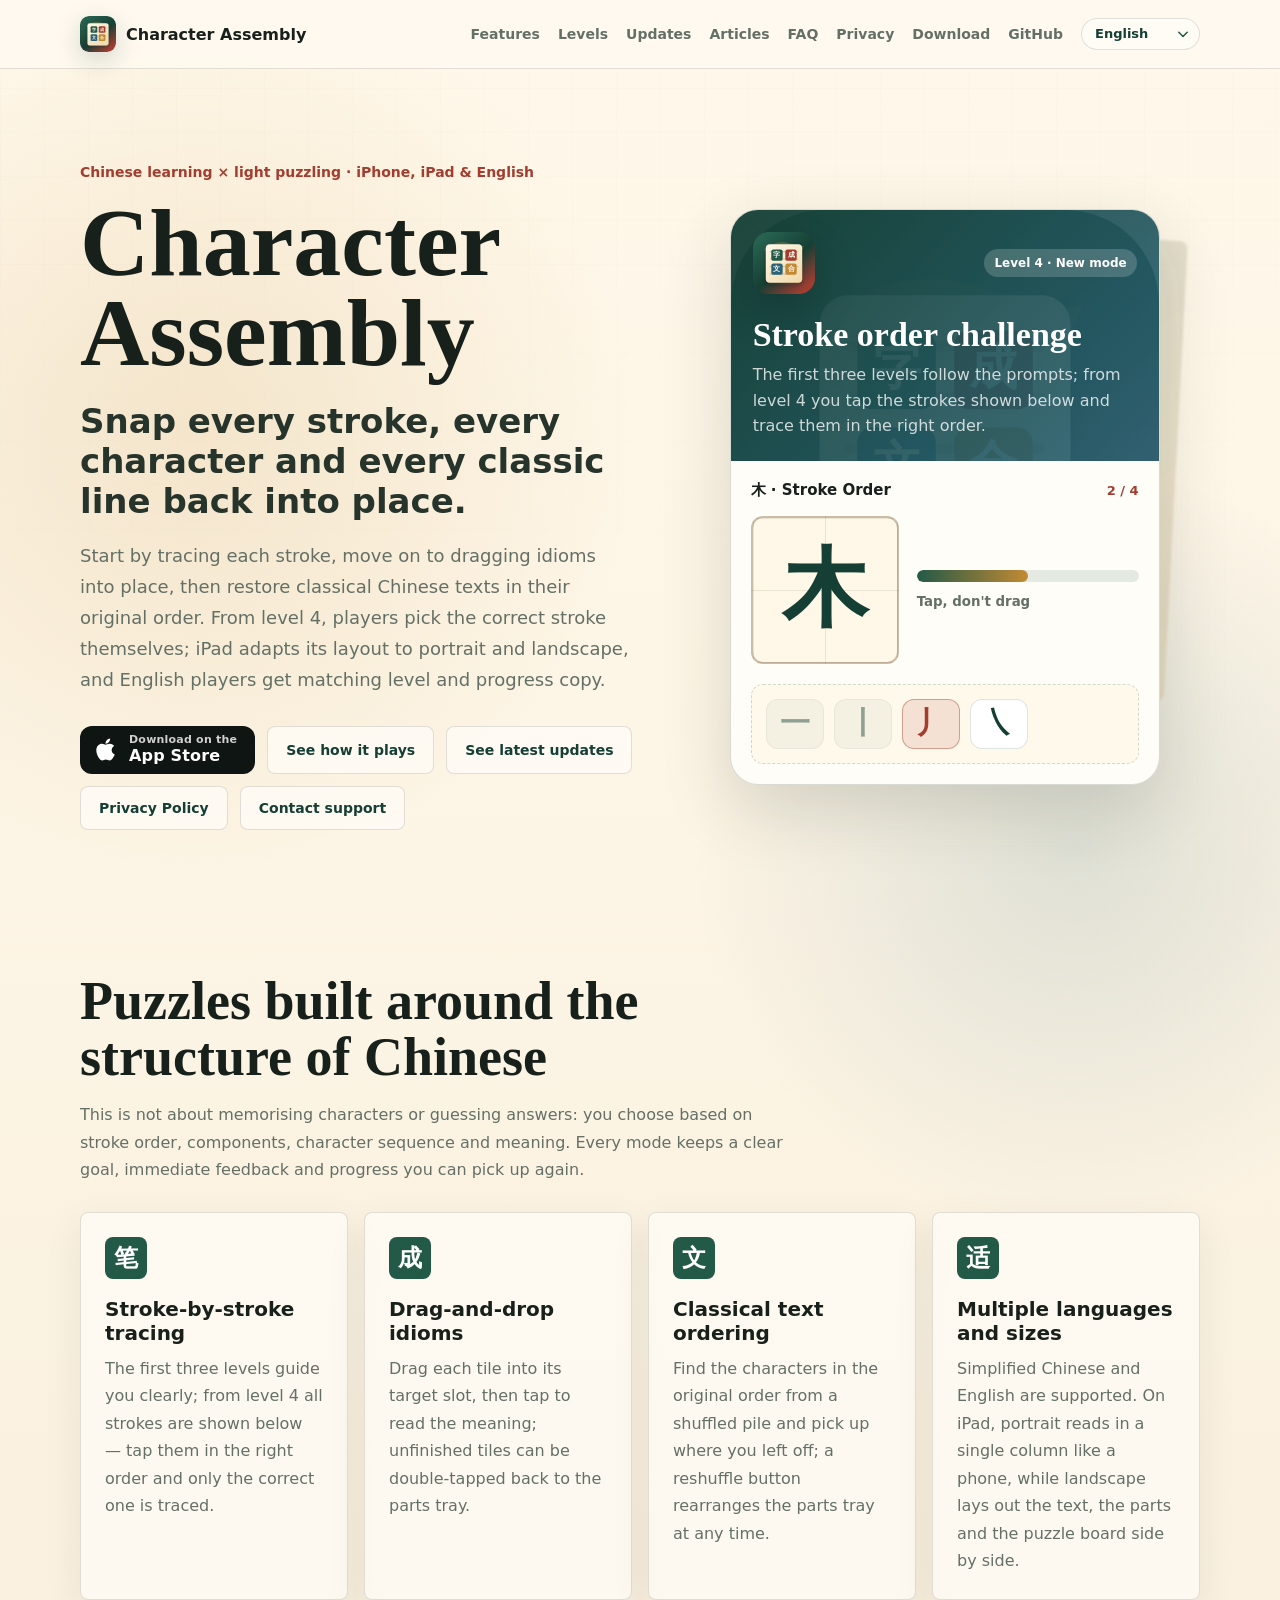
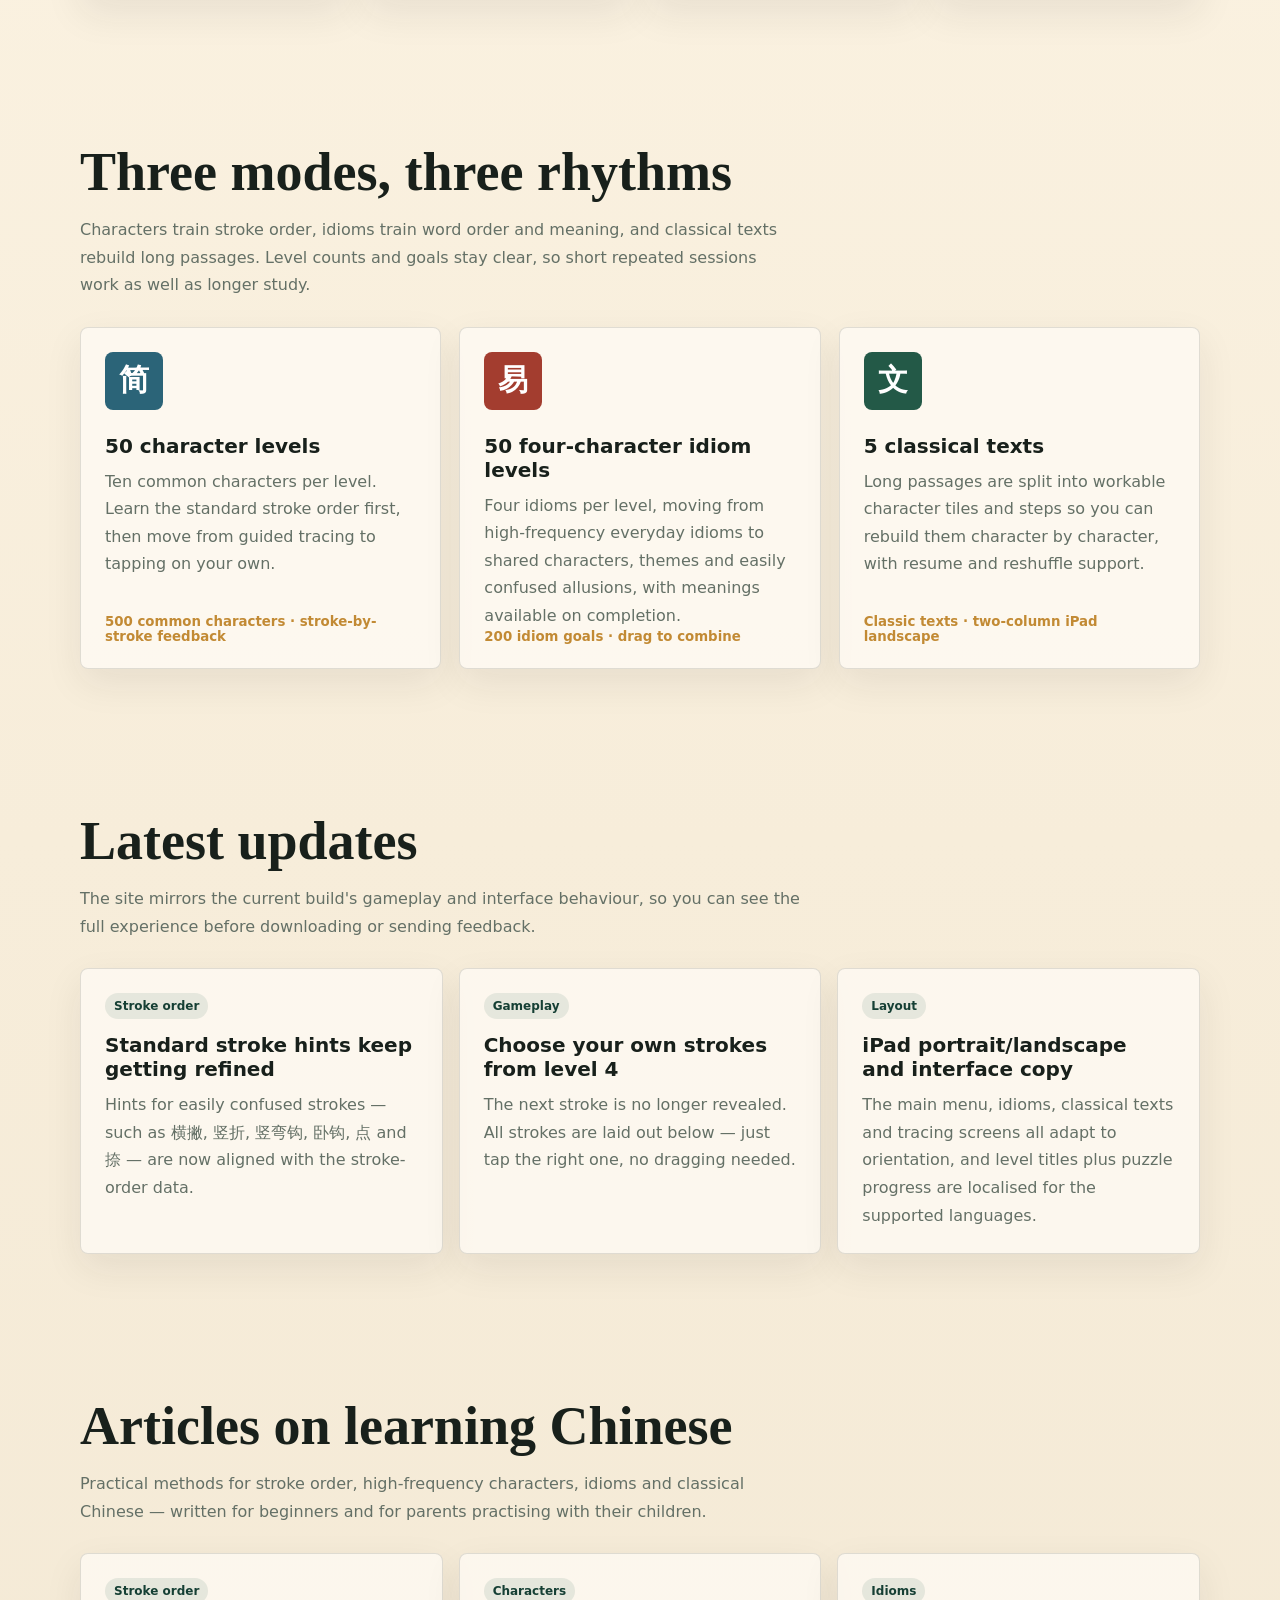
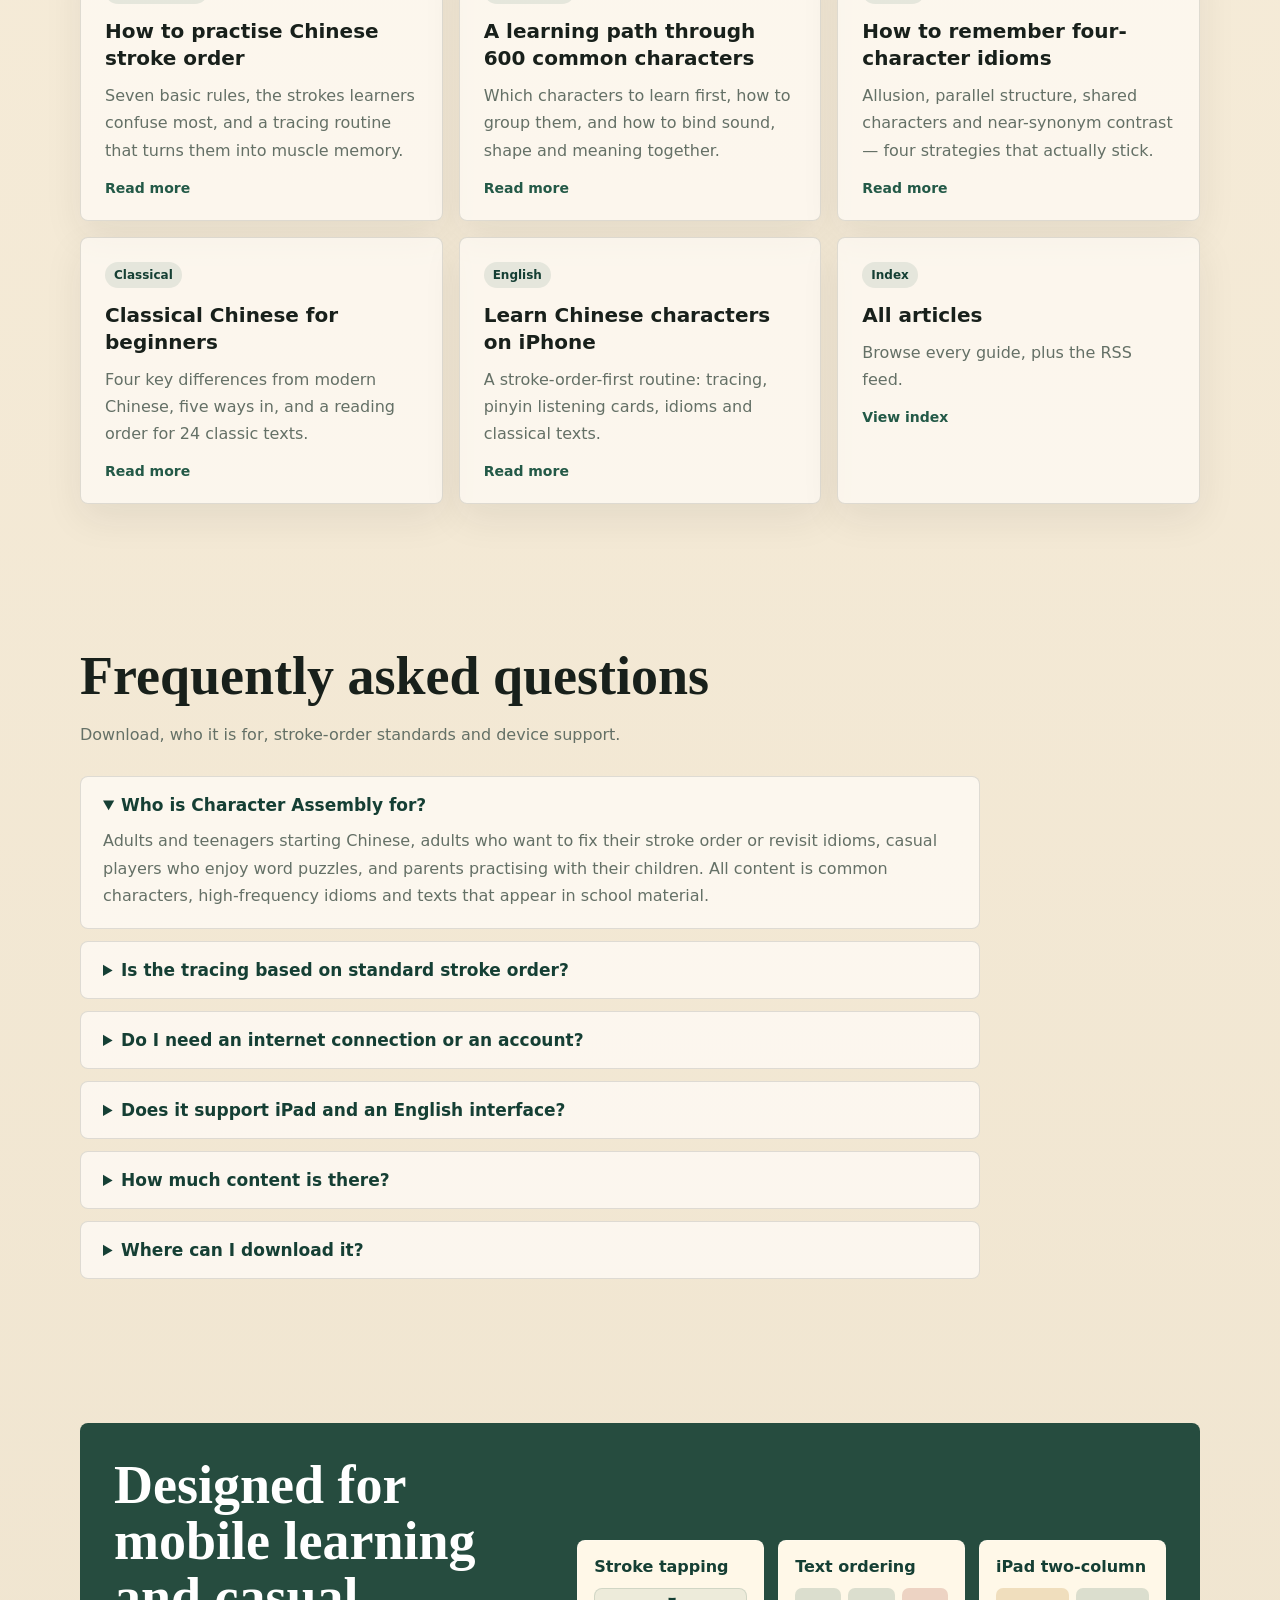
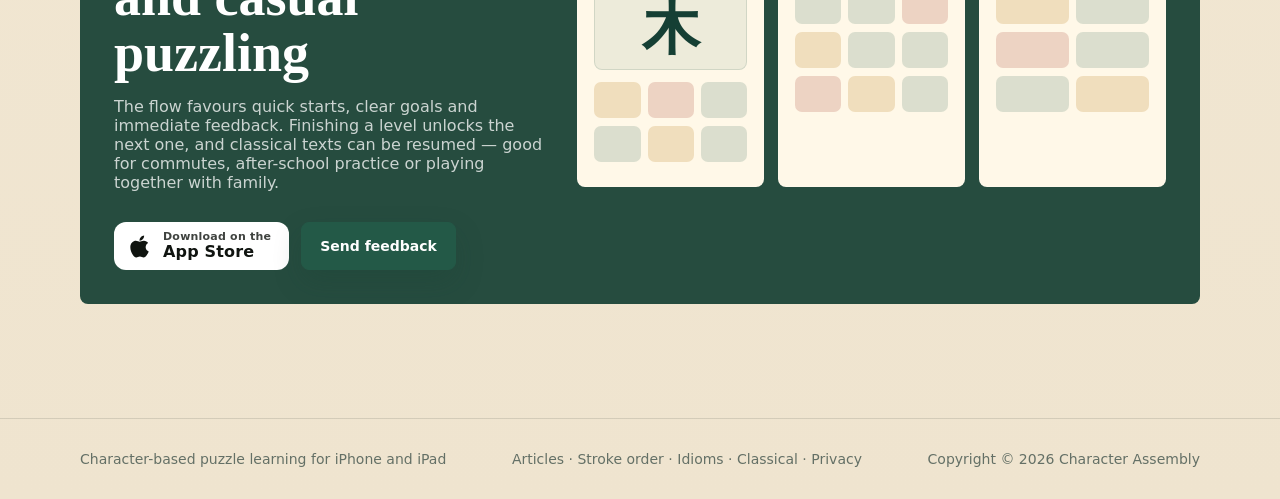
<file: index.html>
<!doctype html>
<html lang="en">
  <head>
    <meta charset="utf-8">
    <meta name="viewport" content="width=device-width, initial-scale=1">
    <script>
      /* 解析阶段先确定语言：?lang > 用户选择（localStorage）> 浏览器系统语言 > 英文。
         支持的语言列表与 assets/i18n.js 保持一致；非英文时先隐藏页面，避免闪出默认英文。 */
      (function () {
        var supported = ["en", "zh", "es", "fr", "de", "pt"];
        var code = "en";
        try {
          var query = new URLSearchParams(location.search).get("lang");
          var browser = (navigator.languages && navigator.languages[0]) || navigator.language || "";
          var raw = String(query || localStorage.getItem("characterAssembly.locale") || browser || "en").toLowerCase().split("-")[0];
          if (supported.indexOf(raw) !== -1) code = raw;
        } catch (error) { /* 隐私模式等场景下使用默认语言 */ }
        var root = document.documentElement;
        root.setAttribute("data-locale", code);
        root.setAttribute("lang", code === "zh" ? "zh-CN" : code);
        if (code !== "en") {
          var guard = document.createElement("style");
          guard.textContent = "html:not([data-i18n-ready]) body{visibility:hidden}";
          document.head.appendChild(guard);
          setTimeout(function () { root.setAttribute("data-i18n-ready", "true"); }, 2000);
        }
      })();
    </script>
    <title data-i18n="home.meta.title">Character Assembly | Learn Chinese characters, idioms and classical texts</title>
    <meta name="description" data-i18n-content="home.meta.description" content="Character Assembly is a Chinese learning puzzle game for iPhone and iPad: trace every stroke, drag idioms into place and restore classical texts in their original order.">
    <meta name="theme-color" content="#235947">
    <meta name="author" content="Donghui Li">
    <meta name="robots" content="index, follow, max-snippet:-1, max-image-preview:large">
    <meta name="keywords" content="learn Chinese characters, Chinese stroke order, Chinese idioms, classical Chinese, Chinese learning app iPhone, 学汉字, 汉字笔顺, 成语学习, 文言文入门">
    <link rel="canonical" href="https://phonixying.github.io/CharacterAssembly/">
    <link rel="alternate" type="application/rss+xml" title="Fun Hanzi articles" href="https://phonixying.github.io/CharacterAssembly/feed.xml">
    <meta property="og:type" content="website">
    <meta property="og:site_name" content="Character Assembly">
    <meta property="og:url" content="https://phonixying.github.io/CharacterAssembly/">
    <meta property="og:locale" content="en_US">
    <meta property="og:locale:alternate" content="zh_CN">
    <meta property="og:title" data-i18n-content="home.hero.title" content="Character Assembly">
    <meta property="og:description" data-i18n-content="home.meta.ogDescription" content="Trace every stroke, drag idioms into place and restore classical texts in their original order.">
    <meta property="og:image" content="https://phonixying.github.io/CharacterAssembly/assets/og-image.png">
    <meta property="og:image:width" content="1200">
    <meta property="og:image:height" content="630">
    <meta property="og:image:alt" content="Character Assembly: stroke tracing, idiom assembly, classical text restoration">
    <meta name="twitter:card" content="summary_large_image">
    <meta name="twitter:title" data-i18n-content="home.hero.title" content="Character Assembly">
    <meta name="twitter:description" data-i18n-content="home.meta.ogDescription" content="Trace every stroke, drag idioms into place and restore classical texts in their original order.">
    <meta name="twitter:image" content="https://phonixying.github.io/CharacterAssembly/assets/og-image.png">
    <link rel="icon" href="assets/app-icon.svg" type="image/svg+xml">
    <link rel="apple-touch-icon" href="assets/app-icon.png">
    <link rel="stylesheet" href="assets/site.css">
    <script src="assets/i18n.js" defer></script>

    <script type="application/ld+json">
    {
      "@context": "https://schema.org",
      "@graph": [
        {
          "@type": "SoftwareApplication",
          "@id": "https://phonixying.github.io/CharacterAssembly/#app",
          "name": "趣学汉字 Fun Hanzi",
          "alternateName": "Character Assembly",
          "applicationCategory": "EducationalApplication",
          "applicationSubCategory": "Games / Word / Puzzle",
          "operatingSystem": "iOS 17.0 or later",
          "url": "https://phonixying.github.io/CharacterAssembly/",
          "downloadUrl": "https://apps.apple.com/app/fun-hanzi/id6804096171",
          "inLanguage": ["zh-Hans", "en"],
          "description": "一款通过逐笔描红、成语拖拽和文言文逐字排序学习中文的 iPhone / iPad 益智游戏，覆盖 600 个常用汉字、200 个四字成语与 24 篇文言经典。",
          "featureList": ["汉字逐笔描红与笔顺纠错", "四字成语拖拽组合与释义", "文言文按原文逐字排序", "拼音、词语与例句听读", "iPad 横竖屏适配", "简体中文与 English 界面"],
          "offers": { "@type": "Offer", "price": "0", "priceCurrency": "USD", "availability": "https://schema.org/InStock" },
          "author": { "@type": "Person", "name": "Donghui Li", "email": "lidonghui11911@gmail.com" },
          "publisher": { "@type": "Person", "name": "Donghui Li" }
        },
        {
          "@type": "WebSite",
          "@id": "https://phonixying.github.io/CharacterAssembly/#website",
          "url": "https://phonixying.github.io/CharacterAssembly/",
          "name": "趣学汉字 Fun Hanzi",
          "inLanguage": ["en", "zh-CN", "es", "fr", "de", "pt"],
          "publisher": { "@type": "Person", "name": "Donghui Li" }
        },
        {
          "@type": "BreadcrumbList",
          "itemListElement": [
            { "@type": "ListItem", "position": 1, "name": "PhoenixYing", "item": "https://phonixying.github.io/" },
            { "@type": "ListItem", "position": 2, "name": "趣学汉字 Fun Hanzi", "item": "https://phonixying.github.io/CharacterAssembly/" }
          ]
        },
        {
          "@type": "FAQPage",
          "@id": "https://phonixying.github.io/CharacterAssembly/#faq",
          "mainEntity": [
            {
              "@type": "Question",
              "name": "趣学汉字适合什么人使用？",
              "acceptedAnswer": { "@type": "Answer", "text": "适合刚开始学中文的海外成人与青少年、想纠正笔顺或复习成语的成人用户、喜欢文字解谜的休闲玩家，以及陪孩子一起练字的家长。内容全部为常用汉字、高频成语和教材常见文言篇目。" }
            },
            {
              "@type": "Question",
              "name": "描红是按标准笔顺吗？",
              "acceptedAnswer": { "@type": "Answer", "text": "是。笔画顺序基于标准笔顺数据，并对横撇、竖折、横折钩、竖弯钩、卧钩、点与捺等容易混淆的笔形做了人工校正。写错当前笔会当场提示，不会把错笔积累到最后。" }
            },
            {
              "@type": "Question",
              "name": "需要联网或注册账号吗？",
              "acceptedAnswer": { "@type": "Answer", "text": "不需要。关卡内容、发音素材和进度都保存在设备本地，断网也能继续练习。应用不要求注册账号，学习进度不会上传到服务器。" }
            },
            {
              "@type": "Question",
              "name": "支持 iPad 和英文界面吗？",
              "acceptedAnswer": { "@type": "Answer", "text": "支持。iPad 竖屏沿用手机纵向布局，横屏会把展示区与操作区并排展开。界面支持简体中文与 English 切换，成语释义提供英文说明。" }
            },
            {
              "@type": "Question",
              "name": "一共有多少内容？",
              "acceptedAnswer": { "@type": "Answer", "text": "识字难度 60 关、每关 10 个常用汉字，共 600 字；成语难度 50 关、每关 4 个四字成语，共 200 个成语；文言文难度现有 24 篇经典文本，包括《木兰辞》《马说》《将进酒》《桃花源记》《蜀道难》《爱莲说》《陋室铭》《岳阳楼记》《出师表》等。" }
            }
          ]
        }
      ]
    }
    </script>
  </head>
  <body>
    <header class="site-header">
      <nav class="nav" aria-label="Main navigation">
        <a class="brand" href="./">
          <img src="assets/app-icon.svg" alt="">
          <span>Character Assembly</span>
        </a>
        <div class="nav-links">
          <a href="#features" data-i18n="nav.features">Features</a>
          <a href="#stages" data-i18n="nav.stages">Levels</a>
          <a href="#updates" data-i18n="nav.updates">Updates</a>
          <a href="blog/" data-i18n="nav.articles">Articles</a>
          <a href="#faq" data-i18n="nav.faq">FAQ</a>
          <a href="privacy/" data-i18n="nav.privacy">Privacy</a>
          <a href="https://apps.apple.com/app/fun-hanzi/id6804096171" target="_blank" rel="noreferrer" data-i18n="nav.download">Download</a>
          <a href="https://github.com/PhonixYing/CharacterAssembly" target="_blank" rel="noreferrer">GitHub</a>
          <div class="lang-switch" data-lang-switch></div>
        </div>
      </nav>
    </header>

    <main class="page">
      <section class="hero">
        <div>
          <p class="eyebrow" data-i18n="home.hero.eyebrow">Chinese learning × light puzzling · iPhone, iPad & English</p>
          <h1 data-i18n="home.hero.title">Character Assembly</h1>
          <p class="hero-subtitle" data-i18n="home.hero.subtitle">Snap every stroke, every character and every classic line back into place.</p>
          <p class="hero-copy" data-i18n="home.hero.copy">Start by tracing each stroke, move on to dragging idioms into place, then restore classical Chinese texts in their original order. From level 4, players pick the correct stroke themselves; iPad adapts its layout to portrait and landscape, and English players get matching level and progress copy.</p>
          <div class="actions">
            <a class="store-badge" href="https://apps.apple.com/app/fun-hanzi/id6804096171" target="_blank" rel="noreferrer" data-i18n-aria-label="store.badgeAria" aria-label="Download Character Assembly on the App Store">
              <svg class="store-badge-icon" viewBox="0 0 384 512" aria-hidden="true"><path d="M318.7 268.7c-.2-36.7 16.4-64.4 50-84.8-18.8-26.9-47.2-41.7-84.7-44.6-35.5-2.8-74.3 20.7-88.5 20.7-15 0-49.4-19.7-76.4-19.7C63.3 141.2 4 184.8 4 273.5q0 39.3 14.4 81.2c12.8 36.7 59 126.7 107.2 125.2 25.2-.6 43-17.9 75.8-17.9 31.8 0 48.3 17.9 76.4 17.9 48.6-.7 90.4-82.5 102.6-119.3-65.2-30.7-61.7-90-61.7-91.9zm-56.6-164.2c27.3-32.4 24.8-61.9 24-72.5-24.1 1.4-52 16.4-67.9 34.9-17.5 19.8-27.8 44.3-25.6 71.9 26.1 2 49.9-11.4 69.5-34.3z"/></svg>
              <span class="store-badge-text">
                <span class="store-badge-line" data-i18n="store.badgeLine">Download on the</span>
                <span class="store-badge-name" data-i18n="store.badgeName">App Store</span>
              </span>
            </a>
            <a class="button secondary" href="#features" data-i18n="home.hero.ctaFeatures">See how it plays</a>
            <a class="button secondary" href="#updates" data-i18n="home.hero.ctaUpdates">See latest updates</a>
            <a class="button secondary" href="privacy/" data-i18n="home.hero.ctaPrivacy">Privacy Policy</a>
            <a class="button secondary" href="mailto:lidonghui11911@gmail.com" data-i18n="home.hero.ctaSupport">Contact support</a>
          </div>
        </div>

        <div class="hero-visual" aria-label="Character Assembly app preview">
          <div class="app-card">
            <div class="app-top">
              <div class="app-top-row">
                <img class="app-icon" src="assets/app-icon.svg" alt="">
                <span class="pill" data-i18n="home.app.pill">Level 4 · New mode</span>
              </div>
              <div class="app-title" data-i18n="home.app.title">Stroke order challenge</div>
              <p class="app-caption" data-i18n="home.app.caption">The first three levels follow the prompts; from level 4 you tap the strokes shown below and trace them in the right order.</p>
            </div>
            <div class="stage-panel">
              <div class="stroke-demo-head">
                <strong data-i18n="home.app.strokeHeading">木 · Stroke Order</strong>
                <span class="progress">2 / 4</span>
              </div>
              <div class="stroke-demo">
                <div class="glyph-preview" data-i18n-aria-label="home.app.glyphAria" aria-label="The Chinese character 木">木</div>
                <div class="stroke-status">
                  <div class="stroke-progress-bar"><span></span></div>
                  <small data-i18n="home.app.tapHint">Tap, don't drag</small>
                </div>
              </div>
              <div class="stroke-options" aria-hidden="true">
                <span class="stroke-chip done">一</span>
                <span class="stroke-chip done">丨</span>
                <span class="stroke-chip active">丿</span>
                <span class="stroke-chip">㇏</span>
              </div>
            </div>
          </div>
        </div>
      </section>

      <section class="section" id="features">
        <div class="section-head">
          <h2 data-i18n="home.features.title">Puzzles built around the structure of Chinese</h2>
          <p data-i18n="home.features.lead">This is not about memorising characters or guessing answers: you choose based on stroke order, components, character sequence and meaning. Every mode keeps a clear goal, immediate feedback and progress you can pick up again.</p>
        </div>
        <div class="feature-grid">
          <article class="feature">
            <div class="feature-mark">笔</div>
            <h3 data-i18n="home.features.a.title">Stroke-by-stroke tracing</h3>
            <p data-i18n="home.features.a.body">The first three levels guide you clearly; from level 4 all strokes are shown below — tap them in the right order and only the correct one is traced.</p>
          </article>
          <article class="feature">
            <div class="feature-mark">成</div>
            <h3 data-i18n="home.features.b.title">Drag-and-drop idioms</h3>
            <p data-i18n="home.features.b.body">Drag each tile into its target slot, then tap to read the meaning; unfinished tiles can be double-tapped back to the parts tray.</p>
          </article>
          <article class="feature">
            <div class="feature-mark">文</div>
            <h3 data-i18n="home.features.c.title">Classical text ordering</h3>
            <p data-i18n="home.features.c.body">Find the characters in the original order from a shuffled pile and pick up where you left off; a reshuffle button rearranges the parts tray at any time.</p>
          </article>
          <article class="feature">
            <div class="feature-mark">适</div>
            <h3 data-i18n="home.features.d.title">Multiple languages and sizes</h3>
            <p data-i18n="home.features.d.body">Simplified Chinese and English are supported. On iPad, portrait reads in a single column like a phone, while landscape lays out the text, the parts and the puzzle board side by side.</p>
          </article>
        </div>
      </section>

      <section class="section" id="stages">
        <div class="section-head">
          <h2 data-i18n="home.stages.title">Three modes, three rhythms</h2>
          <p data-i18n="home.stages.lead">Characters train stroke order, idioms train word order and meaning, and classical texts rebuild long passages. Level counts and goals stay clear, so short repeated sessions work as well as longer study.</p>
        </div>
        <div class="modes">
          <article class="mode">
            <div class="mode-label">简</div>
            <h3 data-i18n="home.stages.a.title">50 character levels</h3>
            <p data-i18n="home.stages.a.body">Ten common characters per level. Learn the standard stroke order first, then move from guided tracing to tapping on your own.</p>
            <small data-i18n="home.stages.a.note">500 common characters · stroke-by-stroke feedback</small>
          </article>
          <article class="mode">
            <div class="mode-label">易</div>
            <h3 data-i18n="home.stages.b.title">50 four-character idiom levels</h3>
            <p data-i18n="home.stages.b.body">Four idioms per level, moving from high-frequency everyday idioms to shared characters, themes and easily confused allusions, with meanings available on completion.</p>
            <small data-i18n="home.stages.b.note">200 idiom goals · drag to combine</small>
          </article>
          <article class="mode">
            <div class="mode-label">文</div>
            <h3 data-i18n="home.stages.c.title">5 classical texts</h3>
            <p data-i18n="home.stages.c.body">Long passages are split into workable character tiles and steps so you can rebuild them character by character, with resume and reshuffle support.</p>
            <small data-i18n="home.stages.c.note">Classic texts · two-column iPad landscape</small>
          </article>
        </div>
      </section>

      <section class="section" id="updates">
        <div class="section-head">
          <h2 data-i18n="home.updates.title">Latest updates</h2>
          <p data-i18n="home.updates.lead">The site mirrors the current build's gameplay and interface behaviour, so you can see the full experience before downloading or sending feedback.</p>
        </div>
        <div class="update-grid">
          <article class="update-card">
            <span class="update-kicker" data-i18n="home.updates.a.kicker">Stroke order</span>
            <h3 data-i18n="home.updates.a.title">Standard stroke hints keep getting refined</h3>
            <p data-i18n="home.updates.a.body">Hints for easily confused strokes — such as 横撇, 竖折, 竖弯钩, 卧钩, 点 and 捺 — are now aligned with the stroke-order data.</p>
          </article>
          <article class="update-card">
            <span class="update-kicker" data-i18n="home.updates.b.kicker">Gameplay</span>
            <h3 data-i18n="home.updates.b.title">Choose your own strokes from level 4</h3>
            <p data-i18n="home.updates.b.body">The next stroke is no longer revealed. All strokes are laid out below — just tap the right one, no dragging needed.</p>
          </article>
          <article class="update-card">
            <span class="update-kicker" data-i18n="home.updates.c.kicker">Layout</span>
            <h3 data-i18n="home.updates.c.title">iPad portrait/landscape and interface copy</h3>
            <p data-i18n="home.updates.c.body">The main menu, idioms, classical texts and tracing screens all adapt to orientation, and level titles plus puzzle progress are localised for the supported languages.</p>
          </article>
        </div>
      </section>

      <section class="section" id="posts">
        <div class="section-head">
          <h2 data-i18n="home.posts.title">Articles on learning Chinese</h2>
          <p data-i18n="home.posts.lead">Practical methods for stroke order, high-frequency characters, idioms and classical Chinese — written for beginners and for parents practising with their children.</p>
        </div>
        <div class="post-grid">
          <a class="post-card" href="blog/hanzi-stroke-order.html">
            <span class="post-kicker" data-i18n="home.posts.a.kicker">Stroke order</span>
            <h3 data-i18n="home.posts.a.title">How to practise Chinese stroke order</h3>
            <p data-i18n="home.posts.a.body">Seven basic rules, the strokes learners confuse most, and a tracing routine that turns them into muscle memory.</p>
            <span class="post-more" data-i18n="home.posts.readMore">Read more</span>
          </a>
          <a class="post-card" href="blog/600-common-chinese-characters.html">
            <span class="post-kicker" data-i18n="home.posts.b.kicker">Characters</span>
            <h3 data-i18n="home.posts.b.title">A learning path through 600 common characters</h3>
            <p data-i18n="home.posts.b.body">Which characters to learn first, how to group them, and how to bind sound, shape and meaning together.</p>
            <span class="post-more" data-i18n="home.posts.readMore">Read more</span>
          </a>
          <a class="post-card" href="blog/chinese-idioms-learning.html">
            <span class="post-kicker" data-i18n="home.posts.c.kicker">Idioms</span>
            <h3 data-i18n="home.posts.c.title">How to remember four-character idioms</h3>
            <p data-i18n="home.posts.c.body">Allusion, parallel structure, shared characters and near-synonym contrast — four strategies that actually stick.</p>
            <span class="post-more" data-i18n="home.posts.readMore">Read more</span>
          </a>
          <a class="post-card" href="blog/classical-chinese-basics.html">
            <span class="post-kicker" data-i18n="home.posts.d.kicker">Classical</span>
            <h3 data-i18n="home.posts.d.title">Classical Chinese for beginners</h3>
            <p data-i18n="home.posts.d.body">Four key differences from modern Chinese, five ways in, and a reading order for 24 classic texts.</p>
            <span class="post-more" data-i18n="home.posts.readMore">Read more</span>
          </a>
          <a class="post-card" href="blog/learn-chinese-characters-iphone.html">
            <span class="post-kicker" data-i18n="home.posts.e.kicker">English</span>
            <h3 data-i18n="home.posts.e.title">Learn Chinese characters on iPhone</h3>
            <p data-i18n="home.posts.e.body">A stroke-order-first routine: tracing, pinyin listening cards, idioms and classical texts.</p>
            <span class="post-more" data-i18n="home.posts.readMore">Read more</span>
          </a>
          <a class="post-card" href="blog/">
            <span class="post-kicker" data-i18n="home.posts.f.kicker">Index</span>
            <h3 data-i18n="home.posts.f.title">All articles</h3>
            <p data-i18n="home.posts.f.body">Browse every guide, plus the RSS feed.</p>
            <span class="post-more" data-i18n="home.posts.allLink">View index</span>
          </a>
        </div>
      </section>

      <section class="section" id="faq">
        <div class="section-head">
          <h2 data-i18n="home.faq.title">Frequently asked questions</h2>
          <p data-i18n="home.faq.lead">Download, who it is for, stroke-order standards and device support.</p>
        </div>
        <div class="faq-list">
          <details class="faq-item" open>
            <summary data-i18n="home.faq.a.q">Who is Character Assembly for?</summary>
            <p data-i18n="home.faq.a.a">Adults and teenagers starting Chinese, adults who want to fix their stroke order or revisit idioms, casual players who enjoy word puzzles, and parents practising with their children. All content is common characters, high-frequency idioms and texts that appear in school material.</p>
          </details>
          <details class="faq-item">
            <summary data-i18n="home.faq.b.q">Is the tracing based on standard stroke order?</summary>
            <p data-i18n="home.faq.b.a">Yes. Stroke order comes from standard stroke-order data, with manual corrections for easily confused shapes such as 横撇, 竖折, 横折钩, 竖弯钩, 卧钩, 点 and 捺. A wrong stroke is flagged immediately instead of being caught at the end.</p>
          </details>
          <details class="faq-item">
            <summary data-i18n="home.faq.c.q">Do I need an internet connection or an account?</summary>
            <p data-i18n="home.faq.c.a">Neither. Levels, audio and progress are stored on the device, so you can practise offline. The app asks for no registration and progress is never uploaded.</p>
          </details>
          <details class="faq-item">
            <summary data-i18n="home.faq.d.q">Does it support iPad and an English interface?</summary>
            <p data-i18n="home.faq.d.a">Yes. iPad portrait follows the phone layout, while landscape puts the display and working area side by side. The interface switches between Simplified Chinese and English, and idiom meanings include English explanations.</p>
          </details>
          <details class="faq-item">
            <summary data-i18n="home.faq.e.q">How much content is there?</summary>
            <p data-i18n="home.faq.e.a">60 character levels × 10 characters (600 in total), 50 idiom levels × 4 four-character idioms (200 in total) and 24 classical texts, including 木兰辞, 马说, 将进酒, 桃花源记, 蜀道难, 爱莲说, 陋室铭, 岳阳楼记 and 出师表.</p>
          </details>
          <details class="faq-item">
            <summary data-i18n="home.faq.f.q">Where can I download it?</summary>
            <p><span data-i18n="home.faq.f.a">Search for “趣学汉字” or “Fun Hanzi” on the App Store, or open the </span><a href="https://apps.apple.com/app/fun-hanzi/id6804096171" target="_blank" rel="noreferrer">App Store page</a><span data-i18n="home.faq.f.b">. It runs on iPhone and iPad.</span></p>
          </details>
        </div>
      </section>

      <section class="section">
        <div class="screenshot-band">
          <div>
            <h2 data-i18n="home.band.title">Designed for mobile learning and casual puzzling</h2>
            <p data-i18n="home.band.lead">The flow favours quick starts, clear goals and immediate feedback. Finishing a level unlocks the next one, and classical texts can be resumed — good for commutes, after-school practice or playing together with family.</p>
            <div class="actions">
              <a class="store-badge" href="https://apps.apple.com/app/fun-hanzi/id6804096171" target="_blank" rel="noreferrer" data-i18n-aria-label="store.badgeAria" aria-label="Download Character Assembly on the App Store">
                <svg class="store-badge-icon" viewBox="0 0 384 512" aria-hidden="true"><path d="M318.7 268.7c-.2-36.7 16.4-64.4 50-84.8-18.8-26.9-47.2-41.7-84.7-44.6-35.5-2.8-74.3 20.7-88.5 20.7-15 0-49.4-19.7-76.4-19.7C63.3 141.2 4 184.8 4 273.5q0 39.3 14.4 81.2c12.8 36.7 59 126.7 107.2 125.2 25.2-.6 43-17.9 75.8-17.9 31.8 0 48.3 17.9 76.4 17.9 48.6-.7 90.4-82.5 102.6-119.3-65.2-30.7-61.7-90-61.7-91.9zm-56.6-164.2c27.3-32.4 24.8-61.9 24-72.5-24.1 1.4-52 16.4-67.9 34.9-17.5 19.8-27.8 44.3-25.6 71.9 26.1 2 49.9-11.4 69.5-34.3z"/></svg>
                <span class="store-badge-text">
                  <span class="store-badge-line">Download on the</span>
                  <span class="store-badge-name">App Store</span>
                </span>
              </a>
              <a class="button primary" href="mailto:lidonghui11911@gmail.com" data-i18n="home.band.cta">Send feedback</a>
            </div>
          </div>
          <div class="screen-grid" aria-hidden="true">
            <div class="mini-screen">
              <strong data-i18n="home.band.mini1">Stroke tapping</strong>
              <div class="mini-glyph">木</div>
              <div class="mini-row"><span class="mini-block gold"></span><span class="mini-block red"></span><span class="mini-block"></span></div>
              <div class="mini-row"><span class="mini-block"></span><span class="mini-block gold"></span><span class="mini-block"></span></div>
            </div>
            <div class="mini-screen">
              <strong data-i18n="home.band.mini2">Text ordering</strong>
              <div class="mini-row"><span class="mini-block"></span><span class="mini-block"></span><span class="mini-block red"></span></div>
              <div class="mini-row"><span class="mini-block gold"></span><span class="mini-block"></span><span class="mini-block"></span></div>
              <div class="mini-row"><span class="mini-block red"></span><span class="mini-block gold"></span><span class="mini-block"></span></div>
            </div>
            <div class="mini-screen">
              <strong data-i18n="home.band.mini3">iPad two-column</strong>
              <div class="mini-row"><span class="mini-block gold"></span><span class="mini-block"></span></div>
              <div class="mini-row"><span class="mini-block red"></span><span class="mini-block"></span></div>
              <div class="mini-row"><span class="mini-block"></span><span class="mini-block gold"></span></div>
            </div>
          </div>
        </div>
      </section>
    </main>

    <footer class="site-footer">
      <div class="footer-inner">
        <span data-i18n="footer.tagline">Character-based puzzle learning for iPhone and iPad</span>
        <span class="footer-links">
          <a href="blog/" data-i18n="nav.articles">Articles</a> ·
          <a href="blog/hanzi-stroke-order.html" data-i18n="home.posts.a.kicker">Stroke order</a> ·
          <a href="blog/chinese-idioms-learning.html" data-i18n="home.posts.c.kicker">Idioms</a> ·
          <a href="blog/classical-chinese-basics.html" data-i18n="home.posts.d.kicker">Classical</a> ·
          <a href="privacy/" data-i18n="nav.privacy">Privacy</a>
        </span>
        <span data-i18n="footer.copyright">Copyright © 2026 Character Assembly</span>
      </div>
    </footer>
  </body>
</html>
</file>
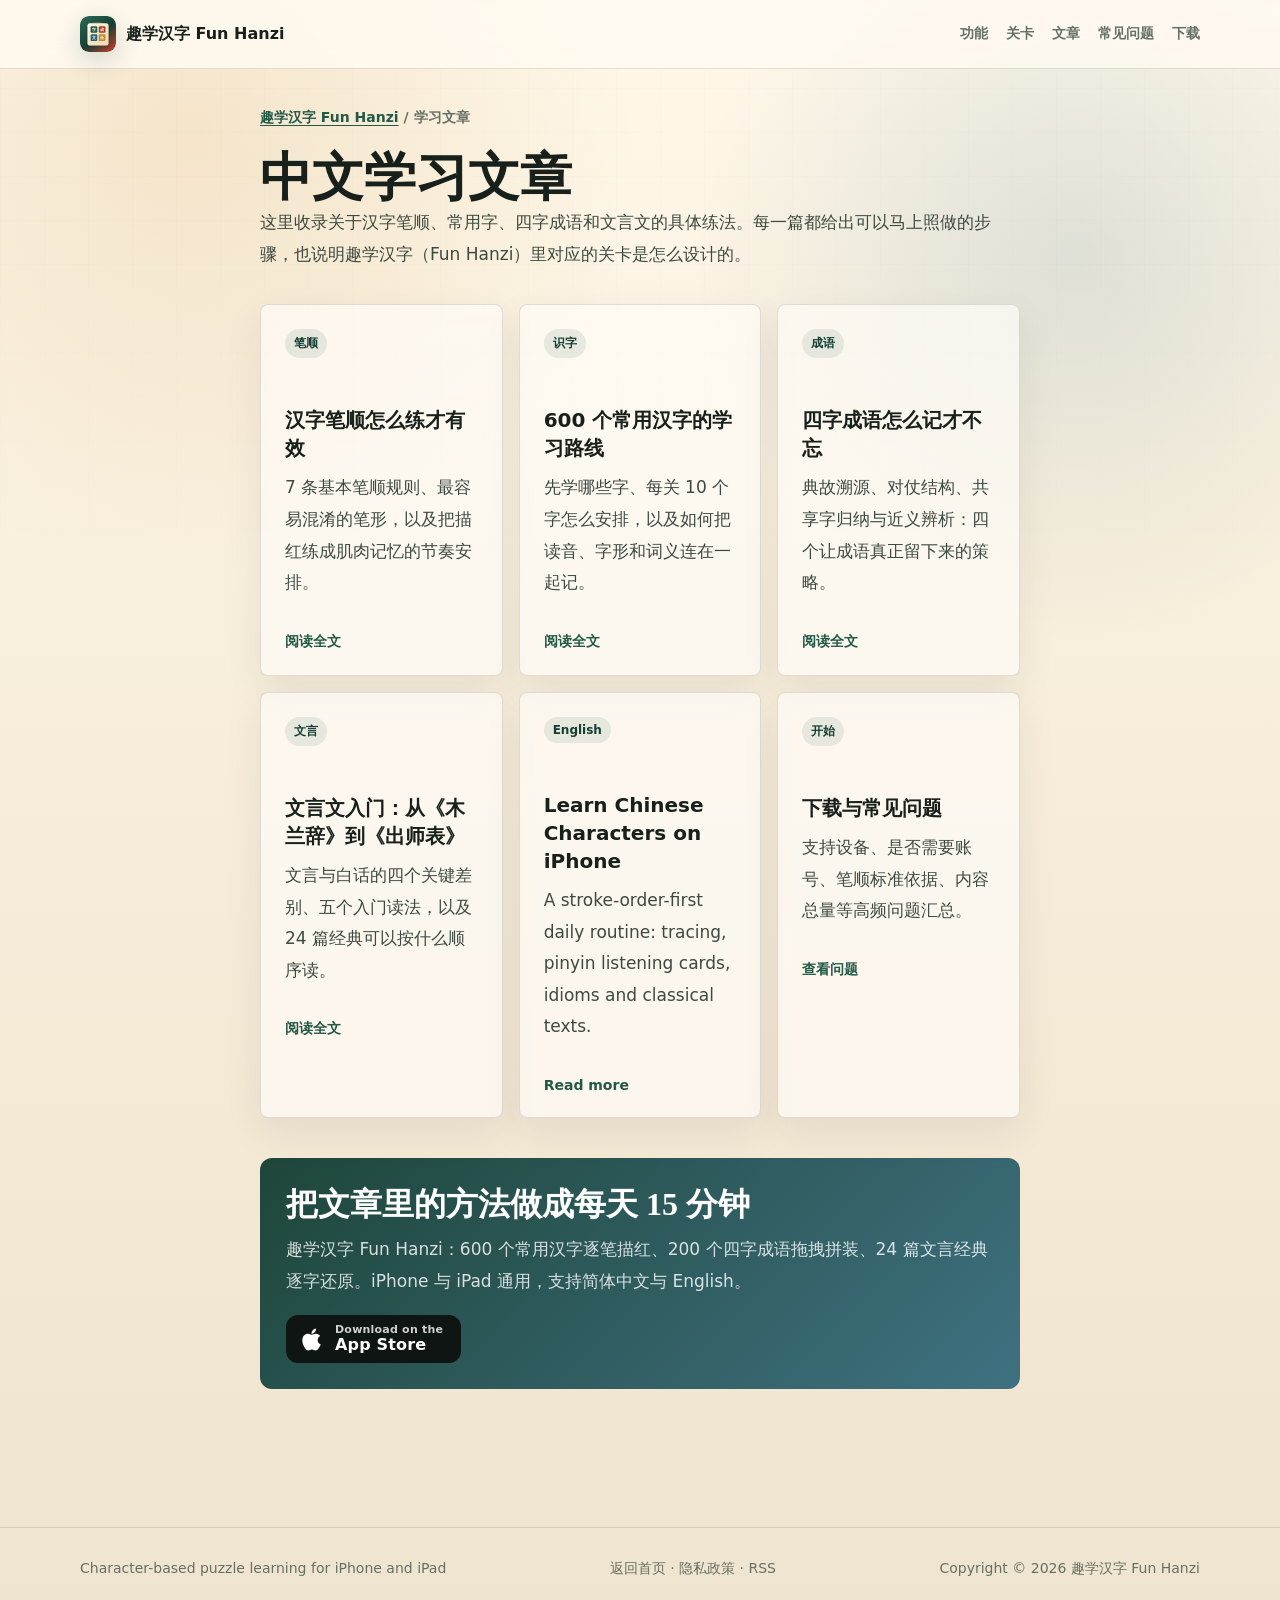
<file: blog/index.html>
<!doctype html>
<html lang="zh-CN">
  <head>
    <meta charset="utf-8">
    <meta name="viewport" content="width=device-width, initial-scale=1">
    <title>中文学习文章 | 笔顺、常用字、成语、文言文 | 趣学汉字 Fun Hanzi</title>
    <meta name="description" content="趣学汉字 Fun Hanzi 的学习文章目录：汉字笔顺规则与描红练习法、600 个常用汉字学习路线、四字成语记忆策略、文言文入门读法，以及 English 版学汉字指南。">
    <meta name="author" content="Donghui Li">
    <meta name="robots" content="index, follow, max-image-preview:large">
    <meta name="theme-color" content="#235947">
    <link rel="canonical" href="https://phonixying.github.io/CharacterAssembly/blog/">
    <link rel="alternate" type="application/rss+xml" title="趣学汉字 Fun Hanzi 文章" href="https://phonixying.github.io/CharacterAssembly/feed.xml">

    <meta property="og:type" content="website">
    <meta property="og:site_name" content="趣学汉字 Fun Hanzi">
    <meta property="og:url" content="https://phonixying.github.io/CharacterAssembly/blog/">
    <meta property="og:locale" content="zh_CN">
    <meta property="og:title" content="中文学习文章 | 笔顺、常用字、成语、文言文">
    <meta property="og:description" content="汉字笔顺怎么练、600 个常用字怎么排、四字成语怎么记、文言文怎么入门——写给中文学习者和家长。">
    <meta property="og:image" content="https://phonixying.github.io/CharacterAssembly/assets/og-image.png">
    <meta name="twitter:card" content="summary_large_image">

    <link rel="icon" href="../assets/app-icon.svg" type="image/svg+xml">
    <link rel="apple-touch-icon" href="../assets/app-icon.png">
    <link rel="stylesheet" href="../assets/site.css">
    <link rel="stylesheet" href="../assets/blog.css">
  </head>
  <body>
    <header class="site-header">
      <nav class="nav" aria-label="Main navigation">
        <a class="brand" href="../">
          <img src="../assets/app-icon.svg" alt="">
          <span>趣学汉字 Fun Hanzi</span>
        </a>
        <div class="nav-links">
          <a href="../#features">功能</a>
          <a href="../#stages">关卡</a>
          <a href="./">文章</a>
          <a href="../#faq">常见问题</a>
          <a href="https://apps.apple.com/app/fun-hanzi/id6804096171" target="_blank" rel="noreferrer">下载</a>
        </div>
      </nav>
    </header>

    <main class="article">
      <nav class="breadcrumb" aria-label="Breadcrumb">
        <a href="../">趣学汉字 Fun Hanzi</a> / 学习文章
      </nav>
      <h1>中文学习文章</h1>
      <p class="article-lead">这里收录关于汉字笔顺、常用字、四字成语和文言文的具体练法。每一篇都给出可以马上照做的步骤，也说明趣学汉字（Fun Hanzi）里对应的关卡是怎么设计的。</p>

      <div class="post-grid" style="margin-top: 34px;">
        <a class="post-card" href="hanzi-stroke-order.html">
          <span class="post-kicker">笔顺</span>
          <h3>汉字笔顺怎么练才有效</h3>
          <p>7 条基本笔顺规则、最容易混淆的笔形，以及把描红练成肌肉记忆的节奏安排。</p>
          <span class="post-more">阅读全文</span>
        </a>
        <a class="post-card" href="600-common-chinese-characters.html">
          <span class="post-kicker">识字</span>
          <h3>600 个常用汉字的学习路线</h3>
          <p>先学哪些字、每关 10 个字怎么安排，以及如何把读音、字形和词义连在一起记。</p>
          <span class="post-more">阅读全文</span>
        </a>
        <a class="post-card" href="chinese-idioms-learning.html">
          <span class="post-kicker">成语</span>
          <h3>四字成语怎么记才不忘</h3>
          <p>典故溯源、对仗结构、共享字归纳与近义辨析：四个让成语真正留下来的策略。</p>
          <span class="post-more">阅读全文</span>
        </a>
        <a class="post-card" href="classical-chinese-basics.html">
          <span class="post-kicker">文言</span>
          <h3>文言文入门：从《木兰辞》到《出师表》</h3>
          <p>文言与白话的四个关键差别、五个入门读法，以及 24 篇经典可以按什么顺序读。</p>
          <span class="post-more">阅读全文</span>
        </a>
        <a class="post-card" href="learn-chinese-characters-iphone.html">
          <span class="post-kicker">English</span>
          <h3>Learn Chinese Characters on iPhone</h3>
          <p>A stroke-order-first daily routine: tracing, pinyin listening cards, idioms and classical texts.</p>
          <span class="post-more">Read more</span>
        </a>
        <a class="post-card" href="../#faq">
          <span class="post-kicker">开始</span>
          <h3>下载与常见问题</h3>
          <p>支持设备、是否需要账号、笔顺标准依据、内容总量等高频问题汇总。</p>
          <span class="post-more">查看问题</span>
        </a>
      </div>

      <div class="cta-box">
        <h2>把文章里的方法做成每天 15 分钟</h2>
        <p>趣学汉字 Fun Hanzi：600 个常用汉字逐笔描红、200 个四字成语拖拽拼装、24 篇文言经典逐字还原。iPhone 与 iPad 通用，支持简体中文与 English。</p>
        <a class="store-badge" href="https://apps.apple.com/app/fun-hanzi/id6804096171" target="_blank" rel="noreferrer" aria-label="从 App Store 下载趣学汉字 Fun Hanzi">
          <svg class="store-badge-icon" viewBox="0 0 384 512" aria-hidden="true"><path d="M318.7 268.7c-.2-36.7 16.4-64.4 50-84.8-18.8-26.9-47.2-41.7-84.7-44.6-35.5-2.8-74.3 20.7-88.5 20.7-15 0-49.4-19.7-76.4-19.7C63.3 141.2 4 184.8 4 273.5q0 39.3 14.4 81.2c12.8 36.7 59 126.7 107.2 125.2 25.2-.6 43-17.9 75.8-17.9 31.8 0 48.3 17.9 76.4 17.9 48.6-.7 90.4-82.5 102.6-119.3-65.2-30.7-61.7-90-61.7-91.9zm-56.6-164.2c27.3-32.4 24.8-61.9 24-72.5-24.1 1.4-52 16.4-67.9 34.9-17.5 19.8-27.8 44.3-25.6 71.9 26.1 2 49.9-11.4 69.5-34.3z"/></svg>
          <span class="store-badge-text">
            <span class="store-badge-line">Download on the</span>
            <span class="store-badge-name">App Store</span>
          </span>
        </a>
      </div>
    </main>

    <footer class="site-footer">
      <div class="footer-inner">
        <span>Character-based puzzle learning for iPhone and iPad</span>
        <span><a href="../">返回首页</a> · <a href="../privacy/">隐私政策</a> · <a href="https://phonixying.github.io/CharacterAssembly/feed.xml">RSS</a></span>
        <span>Copyright © 2026 趣学汉字 Fun Hanzi</span>
      </div>
    </footer>
  </body>
</html>
</file>
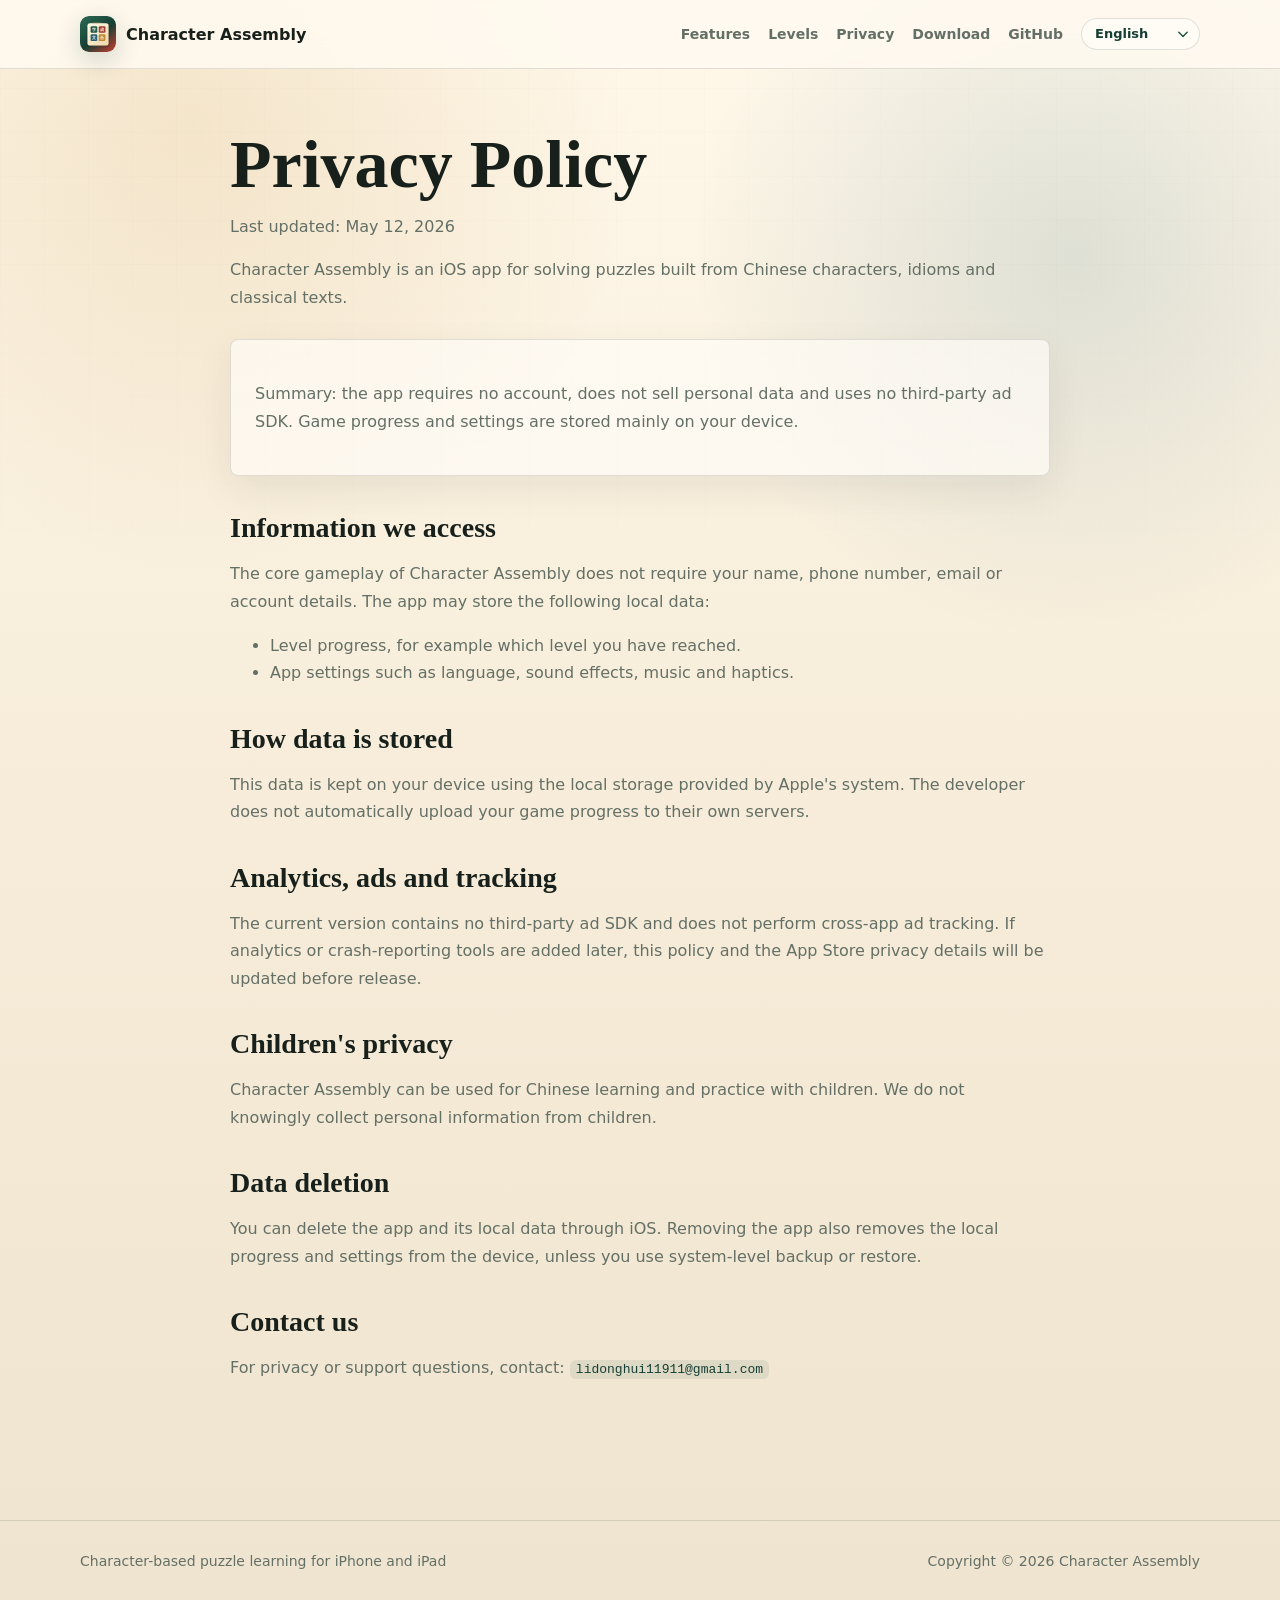
<file: privacy/index.html>
<!doctype html>
<html lang="en" data-i18n-page="privacy">
  <head>
    <meta charset="utf-8">
    <meta name="viewport" content="width=device-width, initial-scale=1">
    <script>
      /* 解析阶段先确定语言：?lang > 用户选择（localStorage）> 浏览器系统语言 > 英文。
         支持的语言列表与 assets/i18n.js 保持一致；非英文时先隐藏页面，避免闪出默认英文。 */
      (function () {
        var supported = ["en", "zh", "es", "fr", "de", "pt"];
        var code = "en";
        try {
          var query = new URLSearchParams(location.search).get("lang");
          var browser = (navigator.languages && navigator.languages[0]) || navigator.language || "";
          var raw = String(query || localStorage.getItem("characterAssembly.locale") || browser || "en").toLowerCase().split("-")[0];
          if (supported.indexOf(raw) !== -1) code = raw;
        } catch (error) { /* 隐私模式等场景下使用默认语言 */ }
        var root = document.documentElement;
        root.setAttribute("data-locale", code);
        root.setAttribute("lang", code === "zh" ? "zh-CN" : code);
        if (code !== "en") {
          var guard = document.createElement("style");
          guard.textContent = "html:not([data-i18n-ready]) body{visibility:hidden}";
          document.head.appendChild(guard);
          setTimeout(function () { root.setAttribute("data-i18n-ready", "true"); }, 2000);
        }
      })();
    </script>
    <title data-i18n="page.privacy.metaTitle">Privacy Policy | Character Assembly</title>
    <meta name="description" data-i18n-content="page.privacy.metaDescription" content="Character Assembly privacy policy.">
    <meta name="theme-color" content="#235947">
    <link rel="icon" href="../assets/app-icon.svg" type="image/svg+xml">
    <link rel="stylesheet" href="../assets/site.css">
    <script src="../assets/i18n.js" defer></script>
  </head>
  <body>
    <header class="site-header">
      <nav class="nav" aria-label="Main navigation">
        <a class="brand" href="../">
          <img src="../assets/app-icon.svg" alt="">
          <span>Character Assembly</span>
        </a>
        <div class="nav-links">
          <a href="../#features" data-i18n="nav.features">Features</a>
          <a href="../#stages" data-i18n="nav.stages">Levels</a>
          <a href="./" data-i18n="nav.privacy">Privacy</a>
          <a href="https://apps.apple.com/app/fun-hanzi/id6804096171" target="_blank" rel="noreferrer" data-i18n="nav.download">Download</a>
          <a href="https://github.com/PhonixYing/CharacterAssembly" target="_blank" rel="noreferrer">GitHub</a>
          <div class="lang-switch" data-lang-switch></div>
        </div>
      </nav>
    </header>

    <main class="doc">
      <h1 data-i18n="page.privacy.title">Privacy Policy</h1>
      <p data-i18n="page.privacy.updated">Last updated: May 12, 2026</p>
      <p data-i18n="page.privacy.intro">Character Assembly is an iOS app for solving puzzles built from Chinese characters, idioms and classical texts.</p>

      <div class="privacy-summary">
        <p data-i18n="page.privacy.summary">Summary: the app requires no account, does not sell personal data and uses no third-party ad SDK. Game progress and settings are stored mainly on your device.</p>
      </div>

      <h2 data-i18n="page.privacy.info.title">Information we access</h2>
      <p data-i18n="page.privacy.info.body">The core gameplay of Character Assembly does not require your name, phone number, email or account details. The app may store the following local data:</p>
      <ul>
        <li data-i18n="page.privacy.info.item1">Level progress, for example which level you have reached.</li>
        <li data-i18n="page.privacy.info.item2">App settings such as language, sound effects, music and haptics.</li>
      </ul>

      <h2 data-i18n="page.privacy.storage.title">How data is stored</h2>
      <p data-i18n="page.privacy.storage.body">This data is kept on your device using the local storage provided by Apple's system. The developer does not automatically upload your game progress to their own servers.</p>

      <h2 data-i18n="page.privacy.ads.title">Analytics, ads and tracking</h2>
      <p data-i18n="page.privacy.ads.body">The current version contains no third-party ad SDK and does not perform cross-app ad tracking. If analytics or crash-reporting tools are added later, this policy and the App Store privacy details will be updated before release.</p>

      <h2 data-i18n="page.privacy.children.title">Children's privacy</h2>
      <p data-i18n="page.privacy.children.body">Character Assembly can be used for Chinese learning and practice with children. We do not knowingly collect personal information from children.</p>

      <h2 data-i18n="page.privacy.deletion.title">Data deletion</h2>
      <p data-i18n="page.privacy.deletion.body">You can delete the app and its local data through iOS. Removing the app also removes the local progress and settings from the device, unless you use system-level backup or restore.</p>

      <h2 data-i18n="page.privacy.contact.title">Contact us</h2>
      <p data-i18n-html="page.privacy.contact.body">For privacy or support questions, contact: <code>lidonghui11911@gmail.com</code></p>
    </main>

    <footer class="site-footer">
      <div class="footer-inner">
        <span data-i18n="footer.tagline">Character-based puzzle learning for iPhone and iPad</span>
        <span data-i18n="footer.copyright">Copyright © 2026 Character Assembly</span>
      </div>
    </footer>
  </body>
</html>
</file>
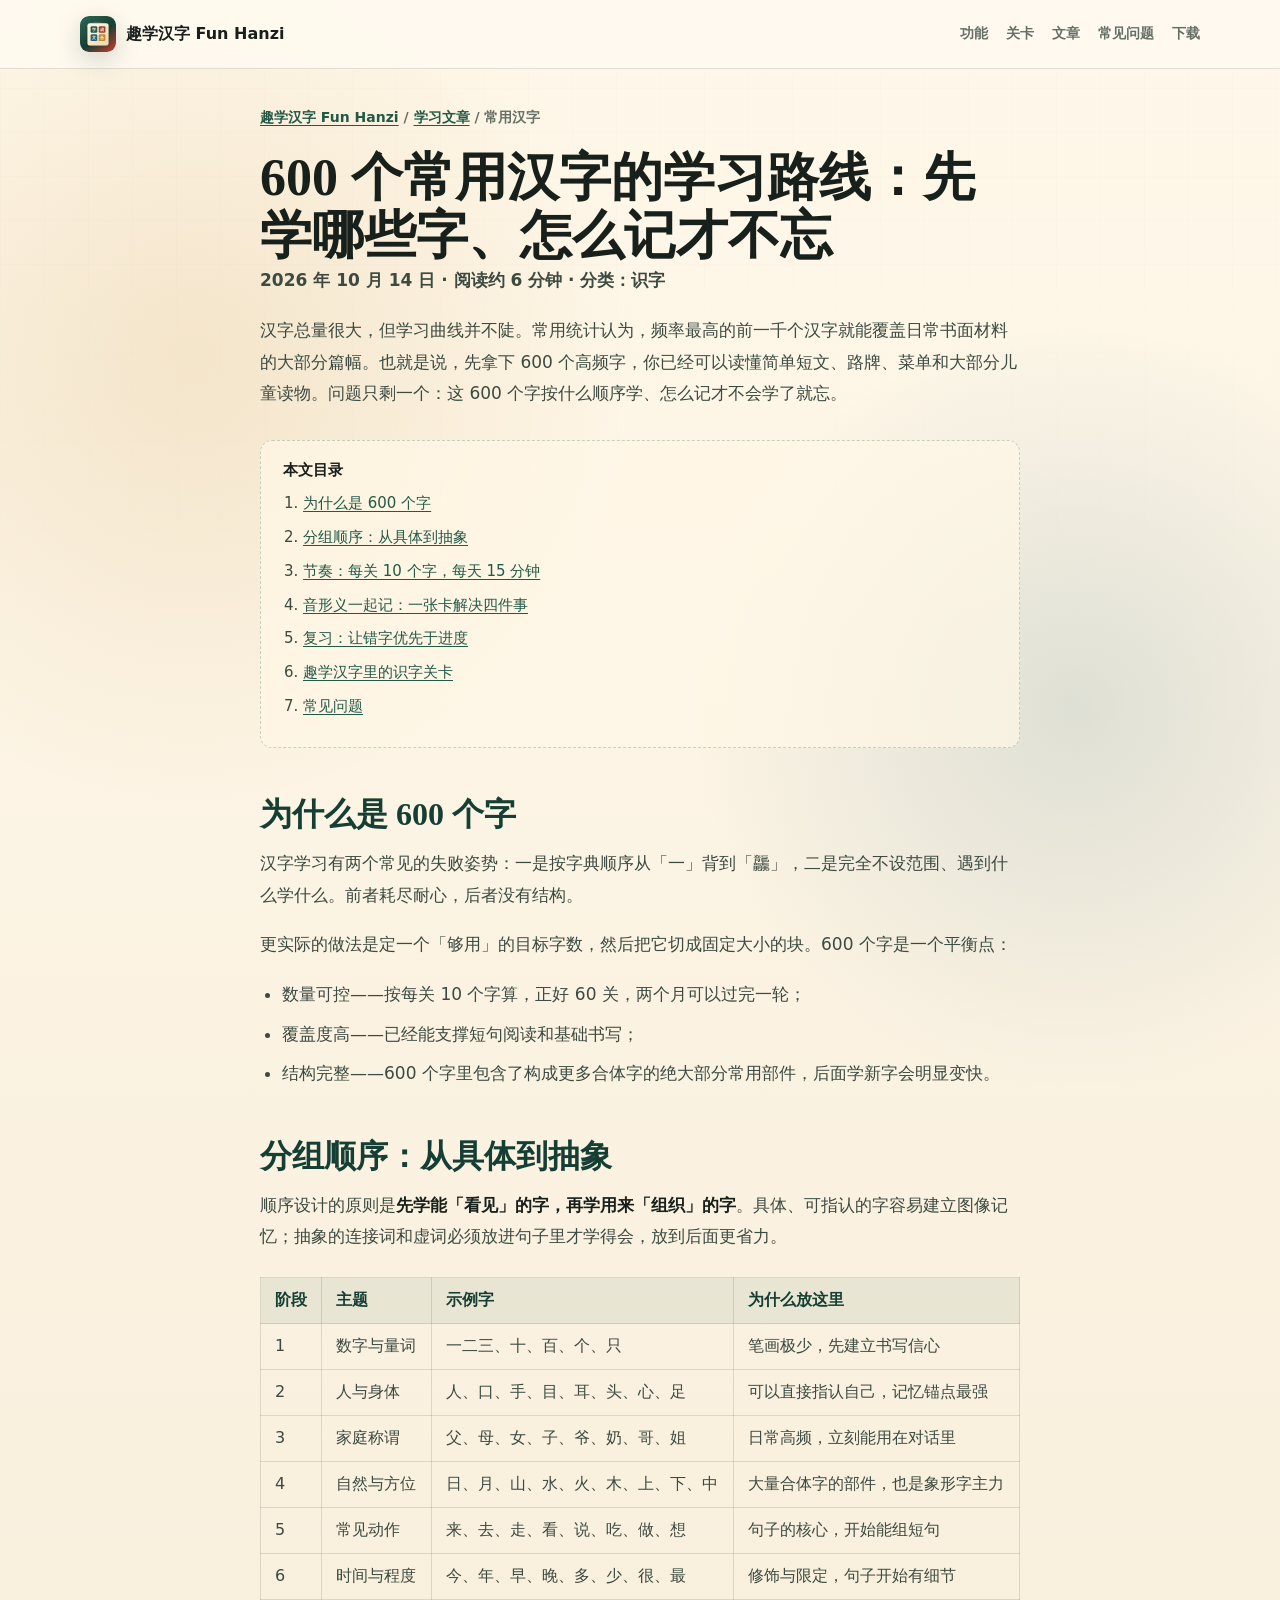
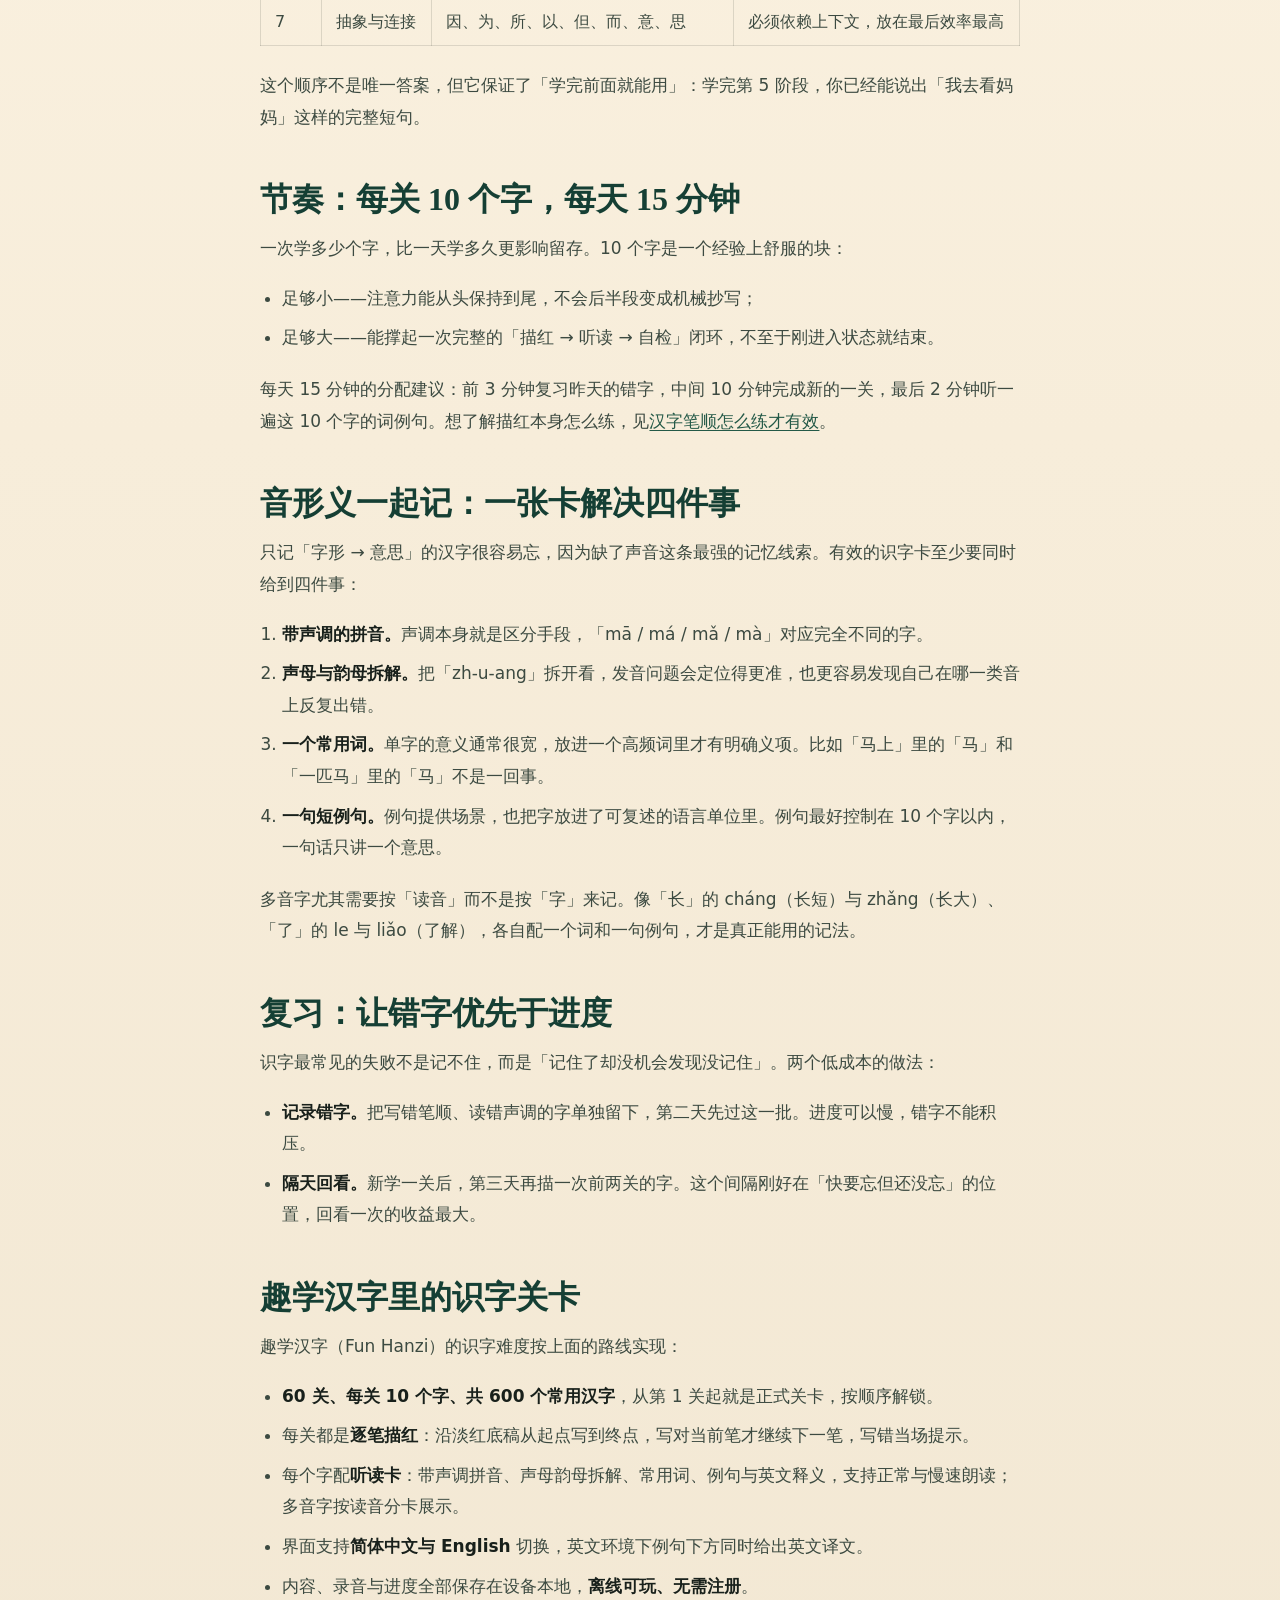
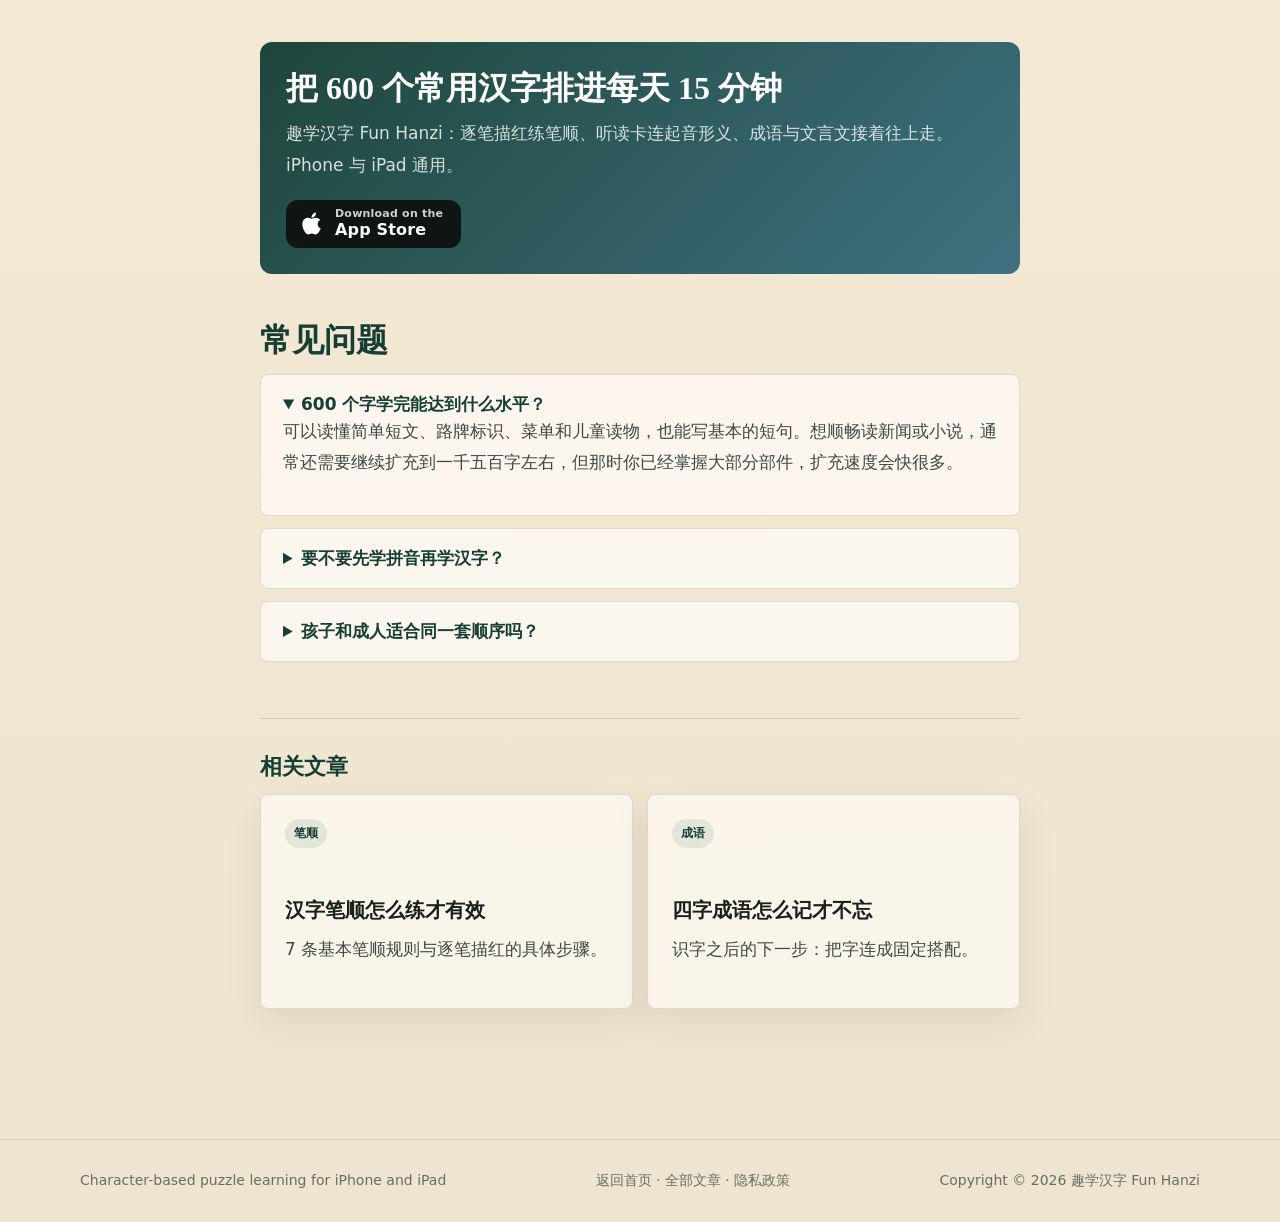
<file: blog/600-common-chinese-characters.html>
<!doctype html>
<html lang="zh-CN">
  <head>
    <meta charset="utf-8">
    <meta name="viewport" content="width=device-width, initial-scale=1">
    <title>600 个常用汉字的学习路线：先学哪些字、怎么记才不忘</title>
    <meta name="description" content="学中文先学哪些汉字？本文给出 600 个常用汉字的分组学习路线（数字、人体、家庭、自然、动作、时间、抽象），每关 10 个字的节奏安排，以及把拼音、字形、词义和例句连在一起记的方法。">
    <meta name="keywords" content="常用汉字表,汉字学习顺序,学中文先学哪些字,600 汉字,HSK 汉字,汉字记忆方法,common Chinese characters">
    <meta name="author" content="Donghui Li">
    <meta name="robots" content="index, follow, max-snippet:-1, max-image-preview:large">
    <meta name="theme-color" content="#235947">
    <link rel="canonical" href="https://phonixying.github.io/CharacterAssembly/blog/600-common-chinese-characters.html">

    <meta property="og:type" content="article">
    <meta property="og:site_name" content="趣学汉字 Fun Hanzi">
    <meta property="og:url" content="https://phonixying.github.io/CharacterAssembly/blog/600-common-chinese-characters.html">
    <meta property="og:locale" content="zh_CN">
    <meta property="og:title" content="600 个常用汉字的学习路线：先学哪些字、怎么记才不忘">
    <meta property="og:description" content="常用汉字的分组学习路线、每关 10 个字的节奏，以及音形义结合的记忆方法。">
    <meta property="og:image" content="https://phonixying.github.io/CharacterAssembly/assets/og-image.png">
    <meta property="article:published_time" content="2026-10-14">
    <meta name="twitter:card" content="summary_large_image">

    <link rel="icon" href="../assets/app-icon.svg" type="image/svg+xml">
    <link rel="apple-touch-icon" href="../assets/app-icon.png">
    <link rel="stylesheet" href="../assets/site.css">
    <link rel="stylesheet" href="../assets/blog.css">

    <script type="application/ld+json">
    {
      "@context": "https://schema.org",
      "@type": "BlogPosting",
      "headline": "600 个常用汉字的学习路线：先学哪些字、怎么记才不忘",
      "description": "学中文先学哪些汉字？常用汉字的分组学习路线、每关 10 个字的节奏，以及把拼音、字形、词义和例句连在一起记的方法。",
      "inLanguage": "zh-CN",
      "datePublished": "2026-10-14",
      "dateModified": "2026-10-14",
      "author": { "@type": "Person", "name": "Donghui Li" },
      "publisher": { "@type": "Person", "name": "Donghui Li" },
      "mainEntityOfPage": { "@type": "WebPage", "@id": "https://phonixying.github.io/CharacterAssembly/blog/600-common-chinese-characters.html" },
      "image": "https://phonixying.github.io/CharacterAssembly/assets/og-image.png"
    }
    </script>
  </head>
  <body>
    <header class="site-header">
      <nav class="nav" aria-label="Main navigation">
        <a class="brand" href="../">
          <img src="../assets/app-icon.svg" alt="">
          <span>趣学汉字 Fun Hanzi</span>
        </a>
        <div class="nav-links">
          <a href="../#features">功能</a>
          <a href="../#stages">关卡</a>
          <a href="./">文章</a>
          <a href="../#faq">常见问题</a>
          <a href="https://apps.apple.com/app/fun-hanzi/id6804096171" target="_blank" rel="noreferrer">下载</a>
        </div>
      </nav>
    </header>

    <main class="article">
      <nav class="breadcrumb" aria-label="Breadcrumb">
        <a href="../">趣学汉字 Fun Hanzi</a> / <a href="./">学习文章</a> / 常用汉字
      </nav>

      <h1>600 个常用汉字的学习路线：先学哪些字、怎么记才不忘</h1>
      <p class="article-meta">2026 年 10 月 14 日 · 阅读约 6 分钟 · 分类：识字</p>
      <p class="article-lead">汉字总量很大，但学习曲线并不陡。常用统计认为，频率最高的前一千个汉字就能覆盖日常书面材料的大部分篇幅。也就是说，先拿下 600 个高频字，你已经可以读懂简单短文、路牌、菜单和大部分儿童读物。问题只剩一个：这 600 个字按什么顺序学、怎么记才不会学了就忘。</p>

      <div class="toc">
        <strong>本文目录</strong>
        <ol>
          <li><a href="#why600">为什么是 600 个字</a></li>
          <li><a href="#order">分组顺序：从具体到抽象</a></li>
          <li><a href="#pace">节奏：每关 10 个字，每天 15 分钟</a></li>
          <li><a href="#memory">音形义一起记：一张卡解决四件事</a></li>
          <li><a href="#review">复习：让错字优先于进度</a></li>
          <li><a href="#app">趣学汉字里的识字关卡</a></li>
          <li><a href="#faq">常见问题</a></li>
        </ol>
      </div>

      <h2 id="why600">为什么是 600 个字</h2>
      <p>汉字学习有两个常见的失败姿势：一是按字典顺序从「一」背到「龘」，二是完全不设范围、遇到什么学什么。前者耗尽耐心，后者没有结构。</p>
      <p>更实际的做法是定一个「够用」的目标字数，然后把它切成固定大小的块。600 个字是一个平衡点：</p>
      <ul>
        <li>数量可控——按每关 10 个字算，正好 60 关，两个月可以过完一轮；</li>
        <li>覆盖度高——已经能支撑短句阅读和基础书写；</li>
        <li>结构完整——600 个字里包含了构成更多合体字的绝大部分常用部件，后面学新字会明显变快。</li>
      </ul>

      <h2 id="order">分组顺序：从具体到抽象</h2>
      <p>顺序设计的原则是<strong>先学能「看见」的字，再学用来「组织」的字</strong>。具体、可指认的字容易建立图像记忆；抽象的连接词和虚词必须放进句子里才学得会，放到后面更省力。</p>
      <table>
        <thead>
          <tr><th>阶段</th><th>主题</th><th>示例字</th><th>为什么放这里</th></tr>
        </thead>
        <tbody>
          <tr><td>1</td><td>数字与量词</td><td>一二三、十、百、个、只</td><td>笔画极少，先建立书写信心</td></tr>
          <tr><td>2</td><td>人与身体</td><td>人、口、手、目、耳、头、心、足</td><td>可以直接指认自己，记忆锚点最强</td></tr>
          <tr><td>3</td><td>家庭称谓</td><td>父、母、女、子、爷、奶、哥、姐</td><td>日常高频，立刻能用在对话里</td></tr>
          <tr><td>4</td><td>自然与方位</td><td>日、月、山、水、火、木、上、下、中</td><td>大量合体字的部件，也是象形字主力</td></tr>
          <tr><td>5</td><td>常见动作</td><td>来、去、走、看、说、吃、做、想</td><td>句子的核心，开始能组短句</td></tr>
          <tr><td>6</td><td>时间与程度</td><td>今、年、早、晚、多、少、很、最</td><td>修饰与限定，句子开始有细节</td></tr>
          <tr><td>7</td><td>抽象与连接</td><td>因、为、所、以、但、而、意、思</td><td>必须依赖上下文，放在最后效率最高</td></tr>
        </tbody>
      </table>
      <p>这个顺序不是唯一答案，但它保证了「学完前面就能用」：学完第 5 阶段，你已经能说出「我去看妈妈」这样的完整短句。</p>

      <h2 id="pace">节奏：每关 10 个字，每天 15 分钟</h2>
      <p>一次学多少个字，比一天学多久更影响留存。10 个字是一个经验上舒服的块：</p>
      <ul>
        <li>足够小——注意力能从头保持到尾，不会后半段变成机械抄写；</li>
        <li>足够大——能撑起一次完整的「描红 → 听读 → 自检」闭环，不至于刚进入状态就结束。</li>
      </ul>
      <p>每天 15 分钟的分配建议：前 3 分钟复习昨天的错字，中间 10 分钟完成新的一关，最后 2 分钟听一遍这 10 个字的词例句。想了解描红本身怎么练，见<a href="hanzi-stroke-order.html">汉字笔顺怎么练才有效</a>。</p>

      <h2 id="memory">音形义一起记：一张卡解决四件事</h2>
      <p>只记「字形 → 意思」的汉字很容易忘，因为缺了声音这条最强的记忆线索。有效的识字卡至少要同时给到四件事：</p>
      <ol>
        <li><strong>带声调的拼音。</strong>声调本身就是区分手段，「mā / má / mǎ / mà」对应完全不同的字。</li>
        <li><strong>声母与韵母拆解。</strong>把「zh-u-ang」拆开看，发音问题会定位得更准，也更容易发现自己在哪一类音上反复出错。</li>
        <li><strong>一个常用词。</strong>单字的意义通常很宽，放进一个高频词里才有明确义项。比如「马上」里的「马」和「一匹马」里的「马」不是一回事。</li>
        <li><strong>一句短例句。</strong>例句提供场景，也把字放进了可复述的语言单位里。例句最好控制在 10 个字以内，一句话只讲一个意思。</li>
      </ol>
      <p>多音字尤其需要按「读音」而不是按「字」来记。像「长」的 cháng（长短）与 zhǎng（长大）、「了」的 le 与 liǎo（了解），各自配一个词和一句例句，才是真正能用的记法。</p>

      <h2 id="review">复习：让错字优先于进度</h2>
      <p>识字最常见的失败不是记不住，而是「记住了却没机会发现没记住」。两个低成本的做法：</p>
      <ul>
        <li><strong>记录错字。</strong>把写错笔顺、读错声调的字单独留下，第二天先过这一批。进度可以慢，错字不能积压。</li>
        <li><strong>隔天回看。</strong>新学一关后，第三天再描一次前两关的字。这个间隔刚好在「快要忘但还没忘」的位置，回看一次的收益最大。</li>
      </ul>

      <h2 id="app">趣学汉字里的识字关卡</h2>
      <p>趣学汉字（Fun Hanzi）的识字难度按上面的路线实现：</p>
      <ul>
        <li><strong>60 关、每关 10 个字、共 600 个常用汉字</strong>，从第 1 关起就是正式关卡，按顺序解锁。</li>
        <li>每关都是<strong>逐笔描红</strong>：沿淡红底稿从起点写到终点，写对当前笔才继续下一笔，写错当场提示。</li>
        <li>每个字配<strong>听读卡</strong>：带声调拼音、声母韵母拆解、常用词、例句与英文释义，支持正常与慢速朗读；多音字按读音分卡展示。</li>
        <li>界面支持<strong>简体中文与 English</strong> 切换，英文环境下例句下方同时给出英文译文。</li>
        <li>内容、录音与进度全部保存在设备本地，<strong>离线可玩、无需注册</strong>。</li>
      </ul>

      <div class="cta-box">
        <h2>把 600 个常用汉字排进每天 15 分钟</h2>
        <p>趣学汉字 Fun Hanzi：逐笔描红练笔顺、听读卡连起音形义、成语与文言文接着往上走。iPhone 与 iPad 通用。</p>
        <a class="store-badge" href="https://apps.apple.com/app/fun-hanzi/id6804096171" target="_blank" rel="noreferrer" aria-label="从 App Store 下载趣学汉字 Fun Hanzi">
          <svg class="store-badge-icon" viewBox="0 0 384 512" aria-hidden="true"><path d="M318.7 268.7c-.2-36.7 16.4-64.4 50-84.8-18.8-26.9-47.2-41.7-84.7-44.6-35.5-2.8-74.3 20.7-88.5 20.7-15 0-49.4-19.7-76.4-19.7C63.3 141.2 4 184.8 4 273.5q0 39.3 14.4 81.2c12.8 36.7 59 126.7 107.2 125.2 25.2-.6 43-17.9 75.8-17.9 31.8 0 48.3 17.9 76.4 17.9 48.6-.7 90.4-82.5 102.6-119.3-65.2-30.7-61.7-90-61.7-91.9zm-56.6-164.2c27.3-32.4 24.8-61.9 24-72.5-24.1 1.4-52 16.4-67.9 34.9-17.5 19.8-27.8 44.3-25.6 71.9 26.1 2 49.9-11.4 69.5-34.3z"/></svg>
          <span class="store-badge-text">
            <span class="store-badge-line">Download on the</span>
            <span class="store-badge-name">App Store</span>
          </span>
        </a>
      </div>

      <h2 id="faq">常见问题</h2>
      <div class="faq-list">
        <details class="faq-item" open>
          <summary>600 个字学完能达到什么水平？</summary>
          <p>可以读懂简单短文、路牌标识、菜单和儿童读物，也能写基本的短句。想顺畅读新闻或小说，通常还需要继续扩充到一千五百字左右，但那时你已经掌握大部分部件，扩充速度会快很多。</p>
        </details>
        <details class="faq-item">
          <summary>要不要先学拼音再学汉字？</summary>
          <p>建议同步。拼音是发音的索引，汉字是意义的载体，分开学会出现「会读不会写」或「会写不会读」。每个字都配上带声调拼音和例句一起学，效果更稳。</p>
        </details>
        <details class="faq-item">
          <summary>孩子和成人适合同一套顺序吗？</summary>
          <p>大体适合，差别在节奏。成人可以一次完成一关 10 个字；儿童建议拆成两次，第一次描红、第二次听读，避免一次输入过多。</p>
        </details>
      </div>

      <section class="related">
        <h2>相关文章</h2>
        <div class="related-grid">
          <a class="post-card" href="hanzi-stroke-order.html">
            <span class="post-kicker">笔顺</span>
            <h3>汉字笔顺怎么练才有效</h3>
            <p>7 条基本笔顺规则与逐笔描红的具体步骤。</p>
          </a>
          <a class="post-card" href="chinese-idioms-learning.html">
            <span class="post-kicker">成语</span>
            <h3>四字成语怎么记才不忘</h3>
            <p>识字之后的下一步：把字连成固定搭配。</p>
          </a>
        </div>
      </section>
    </main>

    <footer class="site-footer">
      <div class="footer-inner">
        <span>Character-based puzzle learning for iPhone and iPad</span>
        <span><a href="../">返回首页</a> · <a href="./">全部文章</a> · <a href="../privacy/">隐私政策</a></span>
        <span>Copyright © 2026 趣学汉字 Fun Hanzi</span>
      </div>
    </footer>
  </body>
</html>
</file>
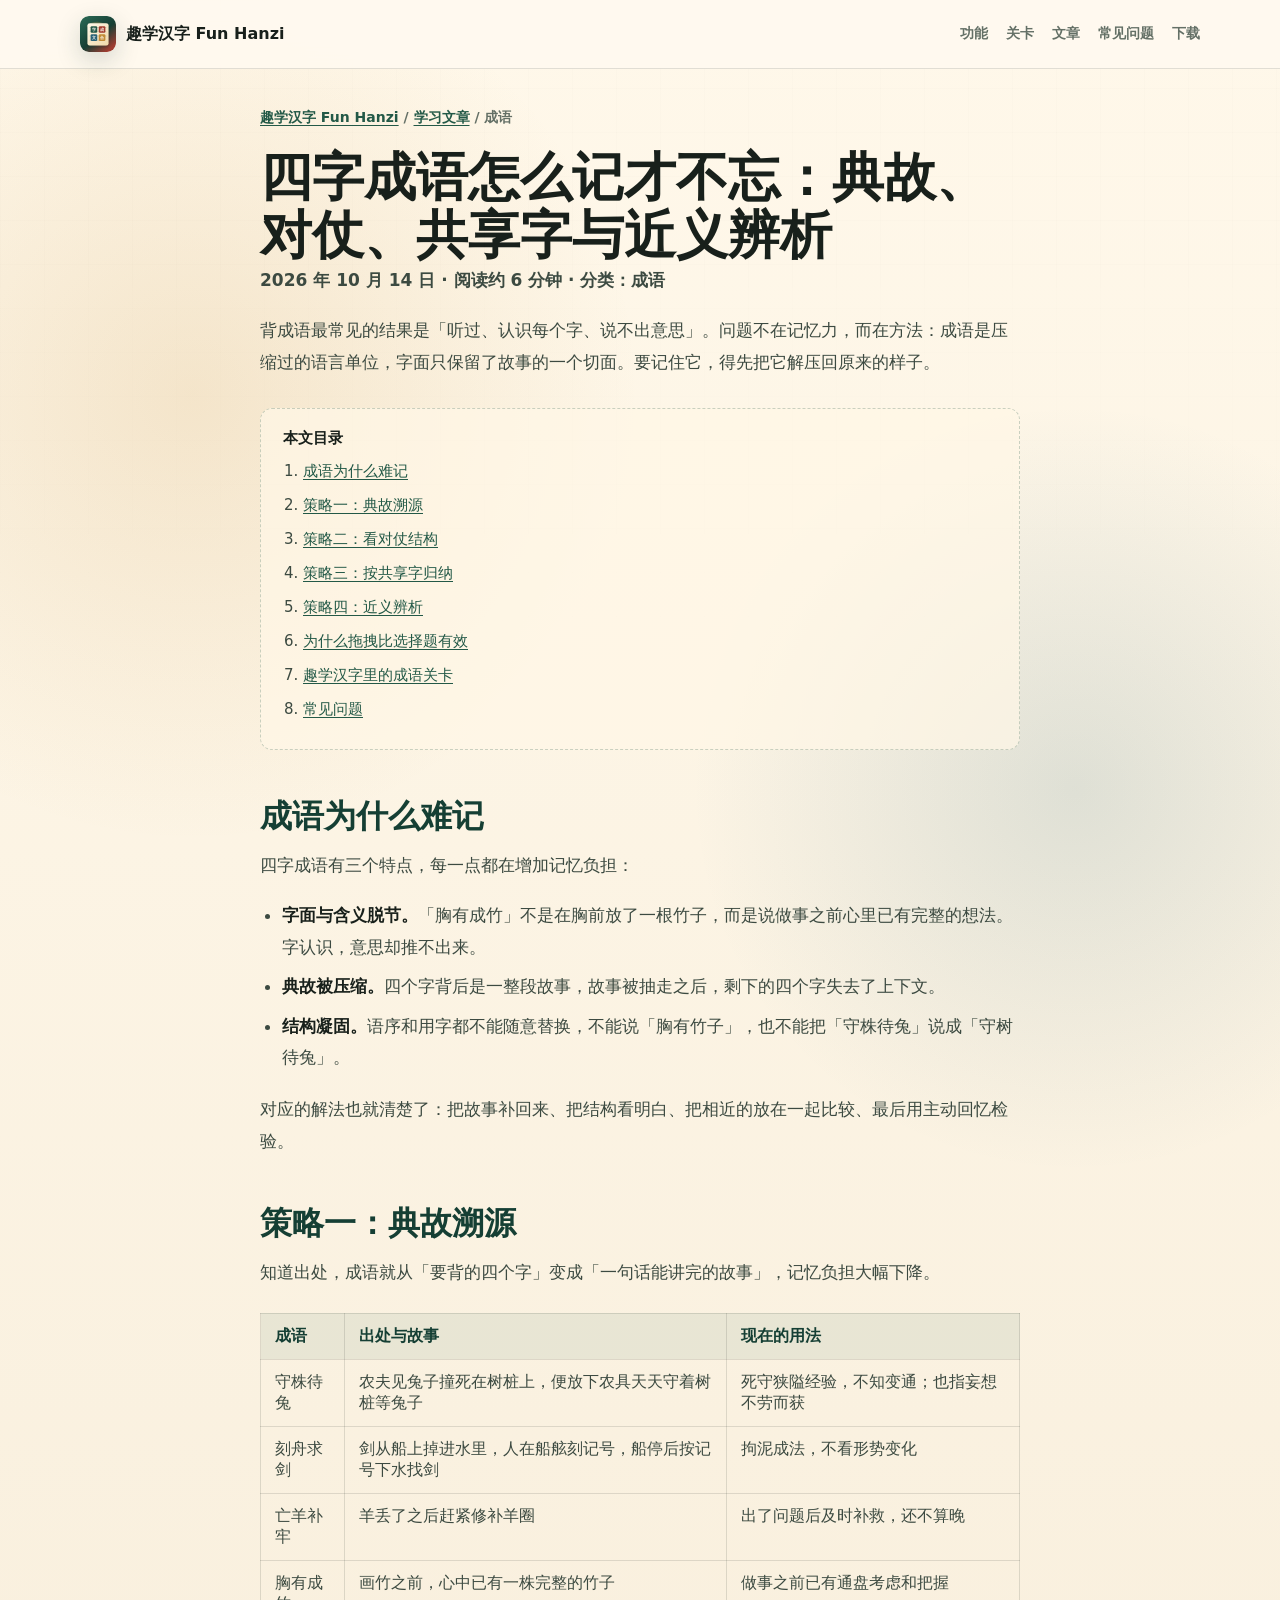
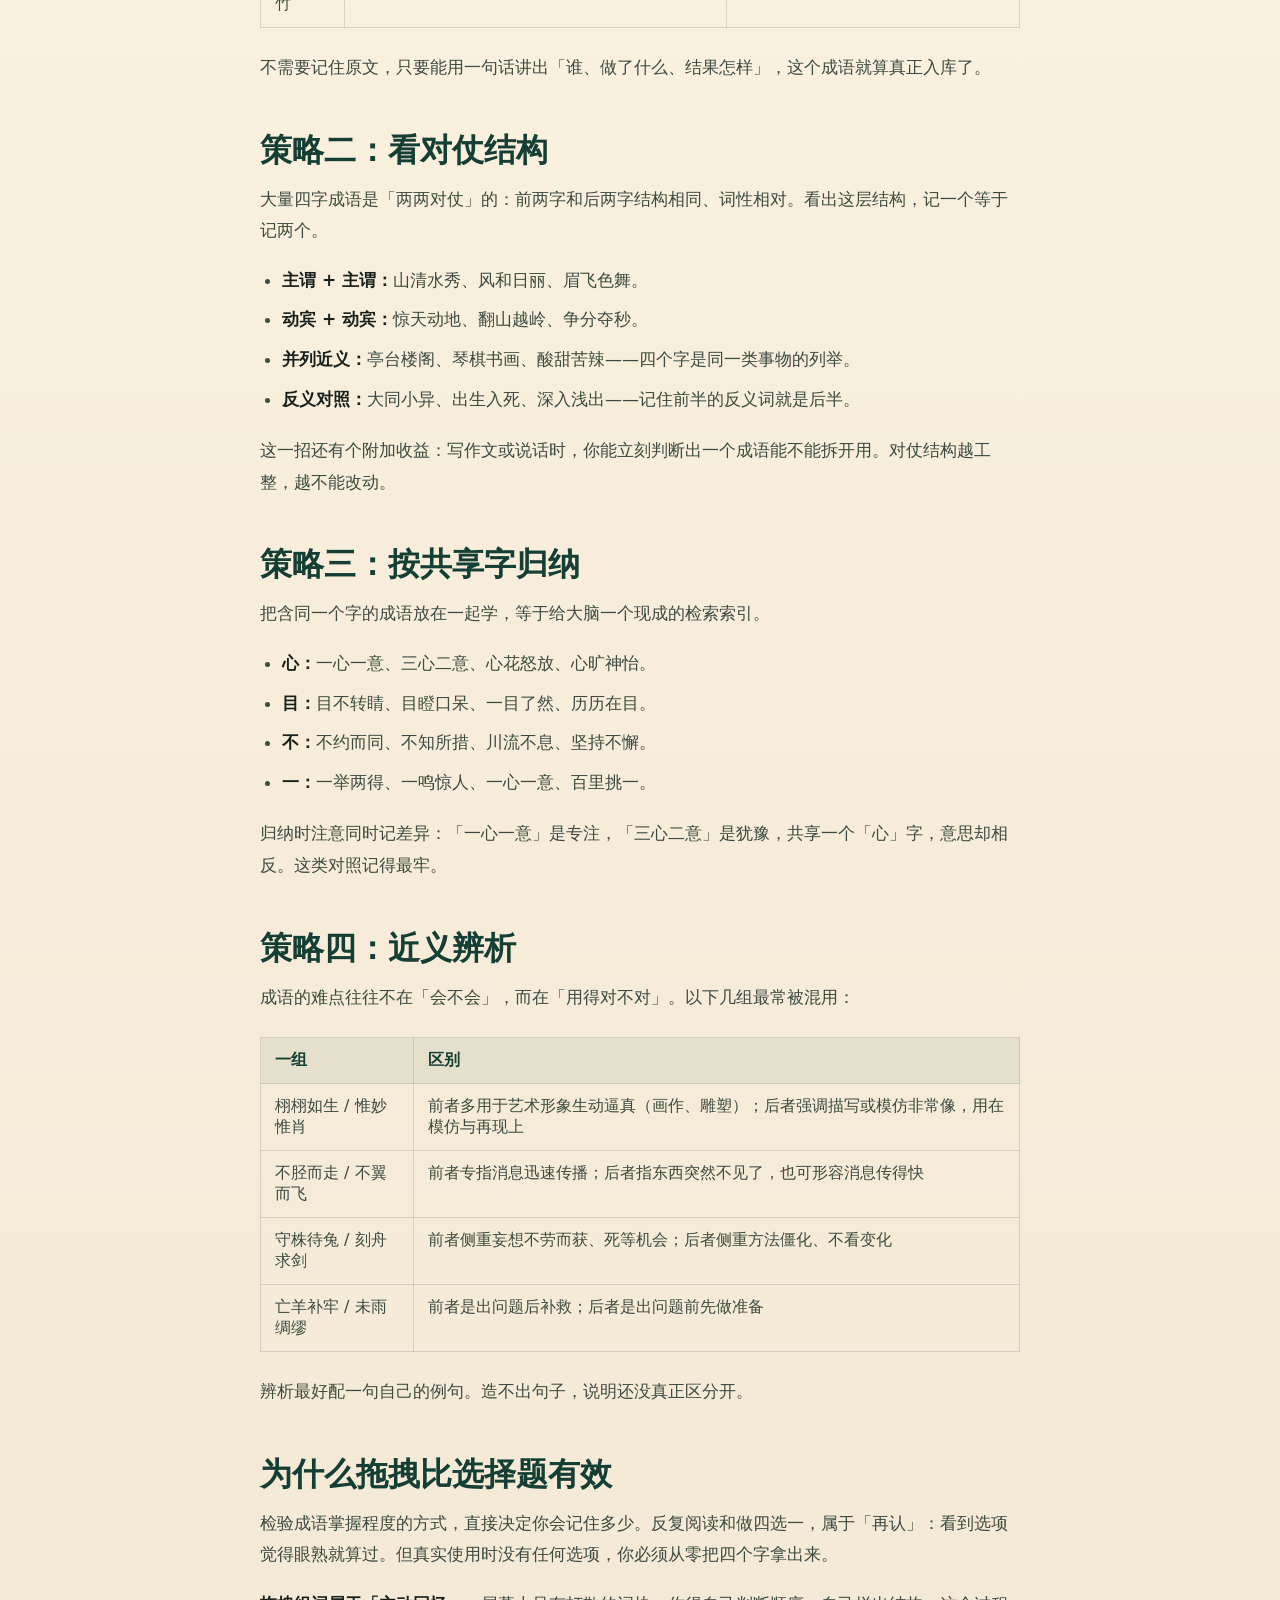
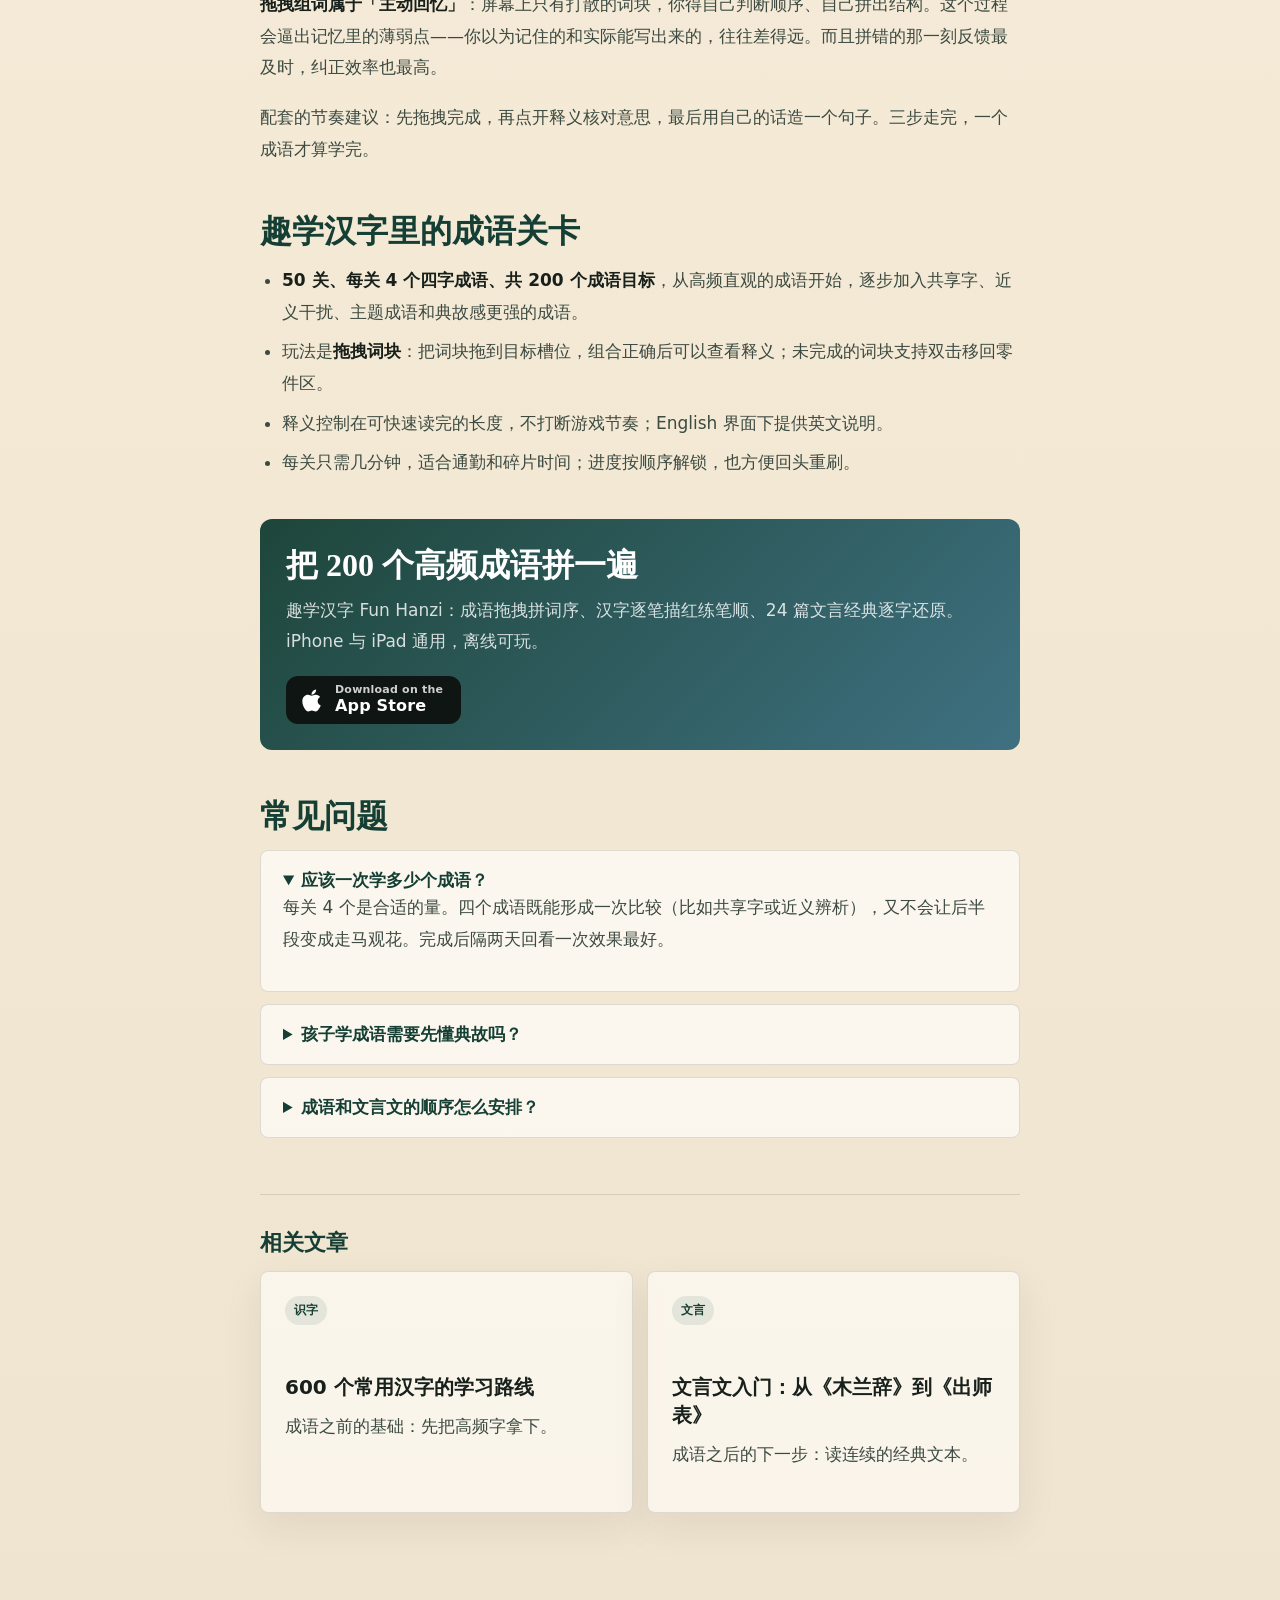
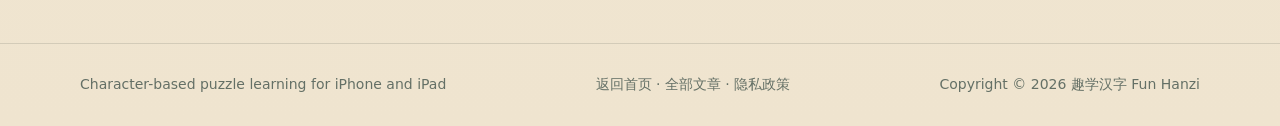
<file: blog/chinese-idioms-learning.html>
<!doctype html>
<html lang="zh-CN">
  <head>
    <meta charset="utf-8">
    <meta name="viewport" content="width=device-width, initial-scale=1">
    <title>四字成语怎么记才不忘：典故、对仗、共享字与近义辨析</title>
    <meta name="description" content="四字成语难记，是因为字面和含义脱节、典故被压缩、结构凝固。本文给出四个记忆策略——典故溯源、对仗结构、共享字归纳、近义辨析——并说明为什么拖拽组词的主动回忆比选择题更有效。">
    <meta name="keywords" content="成语学习,四字成语,成语大全,成语记忆方法,成语典故,成语接龙,Chinese idioms,chengyu">
    <meta name="author" content="Donghui Li">
    <meta name="robots" content="index, follow, max-snippet:-1, max-image-preview:large">
    <meta name="theme-color" content="#235947">
    <link rel="canonical" href="https://phonixying.github.io/CharacterAssembly/blog/chinese-idioms-learning.html">

    <meta property="og:type" content="article">
    <meta property="og:site_name" content="趣学汉字 Fun Hanzi">
    <meta property="og:url" content="https://phonixying.github.io/CharacterAssembly/blog/chinese-idioms-learning.html">
    <meta property="og:locale" content="zh_CN">
    <meta property="og:title" content="四字成语怎么记才不忘：典故、对仗、共享字与近义辨析">
    <meta property="og:description" content="四个让四字成语真正留下来的记忆策略，以及主动回忆为什么比反复阅读有效。">
    <meta property="og:image" content="https://phonixying.github.io/CharacterAssembly/assets/og-image.png">
    <meta property="article:published_time" content="2026-10-14">
    <meta name="twitter:card" content="summary_large_image">

    <link rel="icon" href="../assets/app-icon.svg" type="image/svg+xml">
    <link rel="apple-touch-icon" href="../assets/app-icon.png">
    <link rel="stylesheet" href="../assets/site.css">
    <link rel="stylesheet" href="../assets/blog.css">

    <script type="application/ld+json">
    {
      "@context": "https://schema.org",
      "@type": "BlogPosting",
      "headline": "四字成语怎么记才不忘：典故、对仗、共享字与近义辨析",
      "description": "四字成语难记的原因，以及典故溯源、对仗结构、共享字归纳、近义辨析四个记忆策略。",
      "inLanguage": "zh-CN",
      "datePublished": "2026-10-14",
      "dateModified": "2026-10-14",
      "author": { "@type": "Person", "name": "Donghui Li" },
      "publisher": { "@type": "Person", "name": "Donghui Li" },
      "mainEntityOfPage": { "@type": "WebPage", "@id": "https://phonixying.github.io/CharacterAssembly/blog/chinese-idioms-learning.html" },
      "image": "https://phonixying.github.io/CharacterAssembly/assets/og-image.png"
    }
    </script>
  </head>
  <body>
    <header class="site-header">
      <nav class="nav" aria-label="Main navigation">
        <a class="brand" href="../">
          <img src="../assets/app-icon.svg" alt="">
          <span>趣学汉字 Fun Hanzi</span>
        </a>
        <div class="nav-links">
          <a href="../#features">功能</a>
          <a href="../#stages">关卡</a>
          <a href="./">文章</a>
          <a href="../#faq">常见问题</a>
          <a href="https://apps.apple.com/app/fun-hanzi/id6804096171" target="_blank" rel="noreferrer">下载</a>
        </div>
      </nav>
    </header>

    <main class="article">
      <nav class="breadcrumb" aria-label="Breadcrumb">
        <a href="../">趣学汉字 Fun Hanzi</a> / <a href="./">学习文章</a> / 成语
      </nav>

      <h1>四字成语怎么记才不忘：典故、对仗、共享字与近义辨析</h1>
      <p class="article-meta">2026 年 10 月 14 日 · 阅读约 6 分钟 · 分类：成语</p>
      <p class="article-lead">背成语最常见的结果是「听过、认识每个字、说不出意思」。问题不在记忆力，而在方法：成语是压缩过的语言单位，字面只保留了故事的一个切面。要记住它，得先把它解压回原来的样子。</p>

      <div class="toc">
        <strong>本文目录</strong>
        <ol>
          <li><a href="#hard">成语为什么难记</a></li>
          <li><a href="#story">策略一：典故溯源</a></li>
          <li><a href="#structure">策略二：看对仗结构</a></li>
          <li><a href="#shared">策略三：按共享字归纳</a></li>
          <li><a href="#contrast">策略四：近义辨析</a></li>
          <li><a href="#recall">为什么拖拽比选择题有效</a></li>
          <li><a href="#app">趣学汉字里的成语关卡</a></li>
          <li><a href="#faq">常见问题</a></li>
        </ol>
      </div>

      <h2 id="hard">成语为什么难记</h2>
      <p>四字成语有三个特点，每一点都在增加记忆负担：</p>
      <ul>
        <li><strong>字面与含义脱节。</strong>「胸有成竹」不是在胸前放了一根竹子，而是说做事之前心里已有完整的想法。字认识，意思却推不出来。</li>
        <li><strong>典故被压缩。</strong>四个字背后是一整段故事，故事被抽走之后，剩下的四个字失去了上下文。</li>
        <li><strong>结构凝固。</strong>语序和用字都不能随意替换，不能说「胸有竹子」，也不能把「守株待兔」说成「守树待兔」。</li>
      </ul>
      <p>对应的解法也就清楚了：把故事补回来、把结构看明白、把相近的放在一起比较、最后用主动回忆检验。</p>

      <h2 id="story">策略一：典故溯源</h2>
      <p>知道出处，成语就从「要背的四个字」变成「一句话能讲完的故事」，记忆负担大幅下降。</p>
      <table>
        <thead>
          <tr><th>成语</th><th>出处与故事</th><th>现在的用法</th></tr>
        </thead>
        <tbody>
          <tr><td>守株待兔</td><td>农夫见兔子撞死在树桩上，便放下农具天天守着树桩等兔子</td><td>死守狭隘经验，不知变通；也指妄想不劳而获</td></tr>
          <tr><td>刻舟求剑</td><td>剑从船上掉进水里，人在船舷刻记号，船停后按记号下水找剑</td><td>拘泥成法，不看形势变化</td></tr>
          <tr><td>亡羊补牢</td><td>羊丢了之后赶紧修补羊圈</td><td>出了问题后及时补救，还不算晚</td></tr>
          <tr><td>胸有成竹</td><td>画竹之前，心中已有一株完整的竹子</td><td>做事之前已有通盘考虑和把握</td></tr>
        </tbody>
      </table>
      <p>不需要记住原文，只要能用一句话讲出「谁、做了什么、结果怎样」，这个成语就算真正入库了。</p>

      <h2 id="structure">策略二：看对仗结构</h2>
      <p>大量四字成语是「两两对仗」的：前两字和后两字结构相同、词性相对。看出这层结构，记一个等于记两个。</p>
      <ul>
        <li><strong>主谓 + 主谓：</strong>山清水秀、风和日丽、眉飞色舞。</li>
        <li><strong>动宾 + 动宾：</strong>惊天动地、翻山越岭、争分夺秒。</li>
        <li><strong>并列近义：</strong>亭台楼阁、琴棋书画、酸甜苦辣——四个字是同一类事物的列举。</li>
        <li><strong>反义对照：</strong>大同小异、出生入死、深入浅出——记住前半的反义词就是后半。</li>
      </ul>
      <p>这一招还有个附加收益：写作文或说话时，你能立刻判断出一个成语能不能拆开用。对仗结构越工整，越不能改动。</p>

      <h2 id="shared">策略三：按共享字归纳</h2>
      <p>把含同一个字的成语放在一起学，等于给大脑一个现成的检索索引。</p>
      <ul>
        <li><strong>心：</strong>一心一意、三心二意、心花怒放、心旷神怡。</li>
        <li><strong>目：</strong>目不转睛、目瞪口呆、一目了然、历历在目。</li>
        <li><strong>不：</strong>不约而同、不知所措、川流不息、坚持不懈。</li>
        <li><strong>一：</strong>一举两得、一鸣惊人、一心一意、百里挑一。</li>
      </ul>
      <p>归纳时注意同时记差异：「一心一意」是专注，「三心二意」是犹豫，共享一个「心」字，意思却相反。这类对照记得最牢。</p>

      <h2 id="contrast">策略四：近义辨析</h2>
      <p>成语的难点往往不在「会不会」，而在「用得对不对」。以下几组最常被混用：</p>
      <table>
        <thead>
          <tr><th>一组</th><th>区别</th></tr>
        </thead>
        <tbody>
          <tr><td>栩栩如生 / 惟妙惟肖</td><td>前者多用于艺术形象生动逼真（画作、雕塑）；后者强调描写或模仿非常像，用在模仿与再现上</td></tr>
          <tr><td>不胫而走 / 不翼而飞</td><td>前者专指消息迅速传播；后者指东西突然不见了，也可形容消息传得快</td></tr>
          <tr><td>守株待兔 / 刻舟求剑</td><td>前者侧重妄想不劳而获、死等机会；后者侧重方法僵化、不看变化</td></tr>
          <tr><td>亡羊补牢 / 未雨绸缪</td><td>前者是出问题后补救；后者是出问题前先做准备</td></tr>
        </tbody>
      </table>
      <p>辨析最好配一句自己的例句。造不出句子，说明还没真正区分开。</p>

      <h2 id="recall">为什么拖拽比选择题有效</h2>
      <p>检验成语掌握程度的方式，直接决定你会记住多少。反复阅读和做四选一，属于「再认」：看到选项觉得眼熟就算过。但真实使用时没有任何选项，你必须从零把四个字拿出来。</p>
      <p><strong>拖拽组词属于「主动回忆」</strong>：屏幕上只有打散的词块，你得自己判断顺序、自己拼出结构。这个过程会逼出记忆里的薄弱点——你以为记住的和实际能写出来的，往往差得远。而且拼错的那一刻反馈最及时，纠正效率也最高。</p>
      <p>配套的节奏建议：先拖拽完成，再点开释义核对意思，最后用自己的话造一个句子。三步走完，一个成语才算学完。</p>

      <h2 id="app">趣学汉字里的成语关卡</h2>
      <ul>
        <li><strong>50 关、每关 4 个四字成语、共 200 个成语目标</strong>，从高频直观的成语开始，逐步加入共享字、近义干扰、主题成语和典故感更强的成语。</li>
        <li>玩法是<strong>拖拽词块</strong>：把词块拖到目标槽位，组合正确后可以查看释义；未完成的词块支持双击移回零件区。</li>
        <li>释义控制在可快速读完的长度，不打断游戏节奏；English 界面下提供英文说明。</li>
        <li>每关只需几分钟，适合通勤和碎片时间；进度按顺序解锁，也方便回头重刷。</li>
      </ul>

      <div class="cta-box">
        <h2>把 200 个高频成语拼一遍</h2>
        <p>趣学汉字 Fun Hanzi：成语拖拽拼词序、汉字逐笔描红练笔顺、24 篇文言经典逐字还原。iPhone 与 iPad 通用，离线可玩。</p>
        <a class="store-badge" href="https://apps.apple.com/app/fun-hanzi/id6804096171" target="_blank" rel="noreferrer" aria-label="从 App Store 下载趣学汉字 Fun Hanzi">
          <svg class="store-badge-icon" viewBox="0 0 384 512" aria-hidden="true"><path d="M318.7 268.7c-.2-36.7 16.4-64.4 50-84.8-18.8-26.9-47.2-41.7-84.7-44.6-35.5-2.8-74.3 20.7-88.5 20.7-15 0-49.4-19.7-76.4-19.7C63.3 141.2 4 184.8 4 273.5q0 39.3 14.4 81.2c12.8 36.7 59 126.7 107.2 125.2 25.2-.6 43-17.9 75.8-17.9 31.8 0 48.3 17.9 76.4 17.9 48.6-.7 90.4-82.5 102.6-119.3-65.2-30.7-61.7-90-61.7-91.9zm-56.6-164.2c27.3-32.4 24.8-61.9 24-72.5-24.1 1.4-52 16.4-67.9 34.9-17.5 19.8-27.8 44.3-25.6 71.9 26.1 2 49.9-11.4 69.5-34.3z"/></svg>
          <span class="store-badge-text">
            <span class="store-badge-line">Download on the</span>
            <span class="store-badge-name">App Store</span>
          </span>
        </a>
      </div>

      <h2 id="faq">常见问题</h2>
      <div class="faq-list">
        <details class="faq-item" open>
          <summary>应该一次学多少个成语？</summary>
          <p>每关 4 个是合适的量。四个成语既能形成一次比较（比如共享字或近义辨析），又不会让后半段变成走马观花。完成后隔两天回看一次效果最好。</p>
        </details>
        <details class="faq-item">
          <summary>孩子学成语需要先懂典故吗？</summary>
          <p>需要先懂大意，不必先懂出处。先用一句话讲清「这个成语用来形容什么」，典故可以在第二次遇到时再补。倒过来会让孩子卡在故事细节上，反而记不住用法。</p>
        </details>
        <details class="faq-item">
          <summary>成语和文言文的顺序怎么安排？</summary>
          <p>先成语后文言文。成语是四个字的固定单位，结构短、反馈快；文言文是连续文本，需要一定的字词积累。成语积累到一定量后读文言，会发现很多句式已经见过。</p>
        </details>
      </div>

      <section class="related">
        <h2>相关文章</h2>
        <div class="related-grid">
          <a class="post-card" href="600-common-chinese-characters.html">
            <span class="post-kicker">识字</span>
            <h3>600 个常用汉字的学习路线</h3>
            <p>成语之前的基础：先把高频字拿下。</p>
          </a>
          <a class="post-card" href="classical-chinese-basics.html">
            <span class="post-kicker">文言</span>
            <h3>文言文入门：从《木兰辞》到《出师表》</h3>
            <p>成语之后的下一步：读连续的经典文本。</p>
          </a>
        </div>
      </section>
    </main>

    <footer class="site-footer">
      <div class="footer-inner">
        <span>Character-based puzzle learning for iPhone and iPad</span>
        <span><a href="../">返回首页</a> · <a href="./">全部文章</a> · <a href="../privacy/">隐私政策</a></span>
        <span>Copyright © 2026 趣学汉字 Fun Hanzi</span>
      </div>
    </footer>
  </body>
</html>
</file>
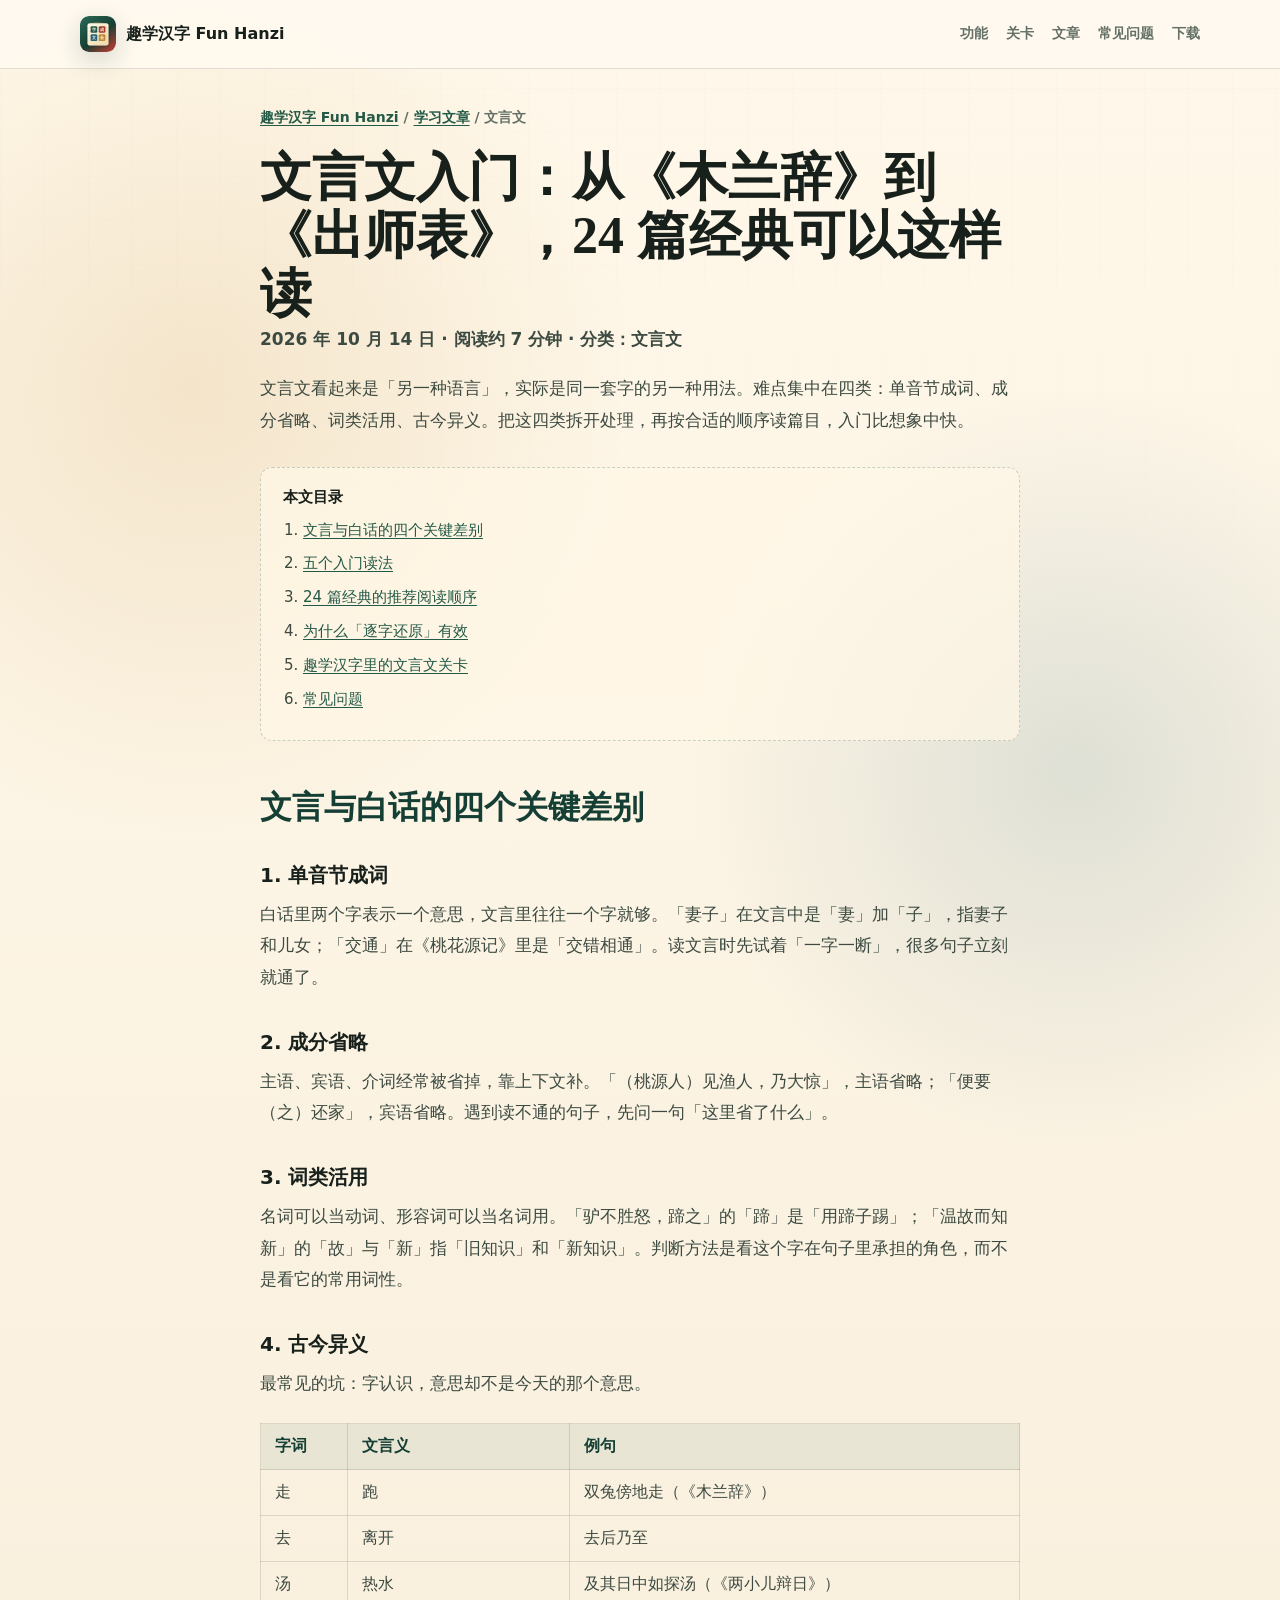
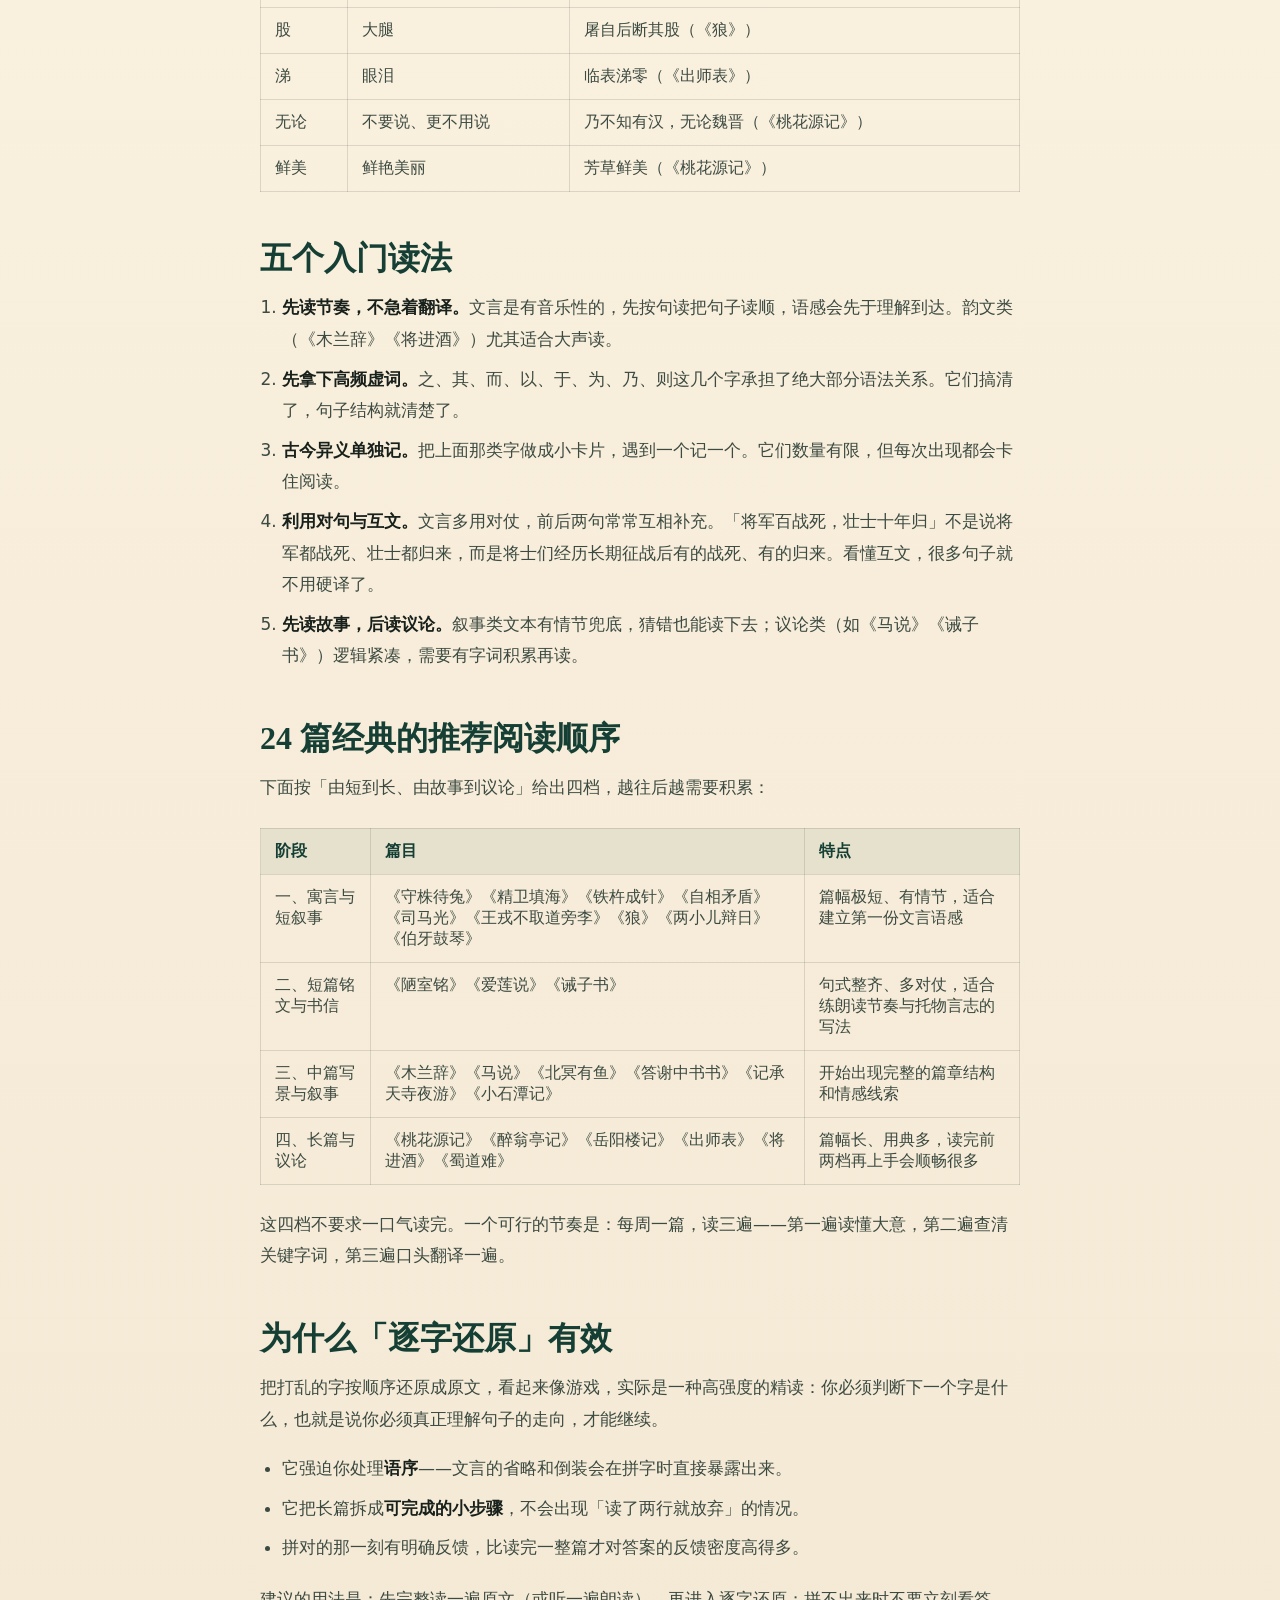
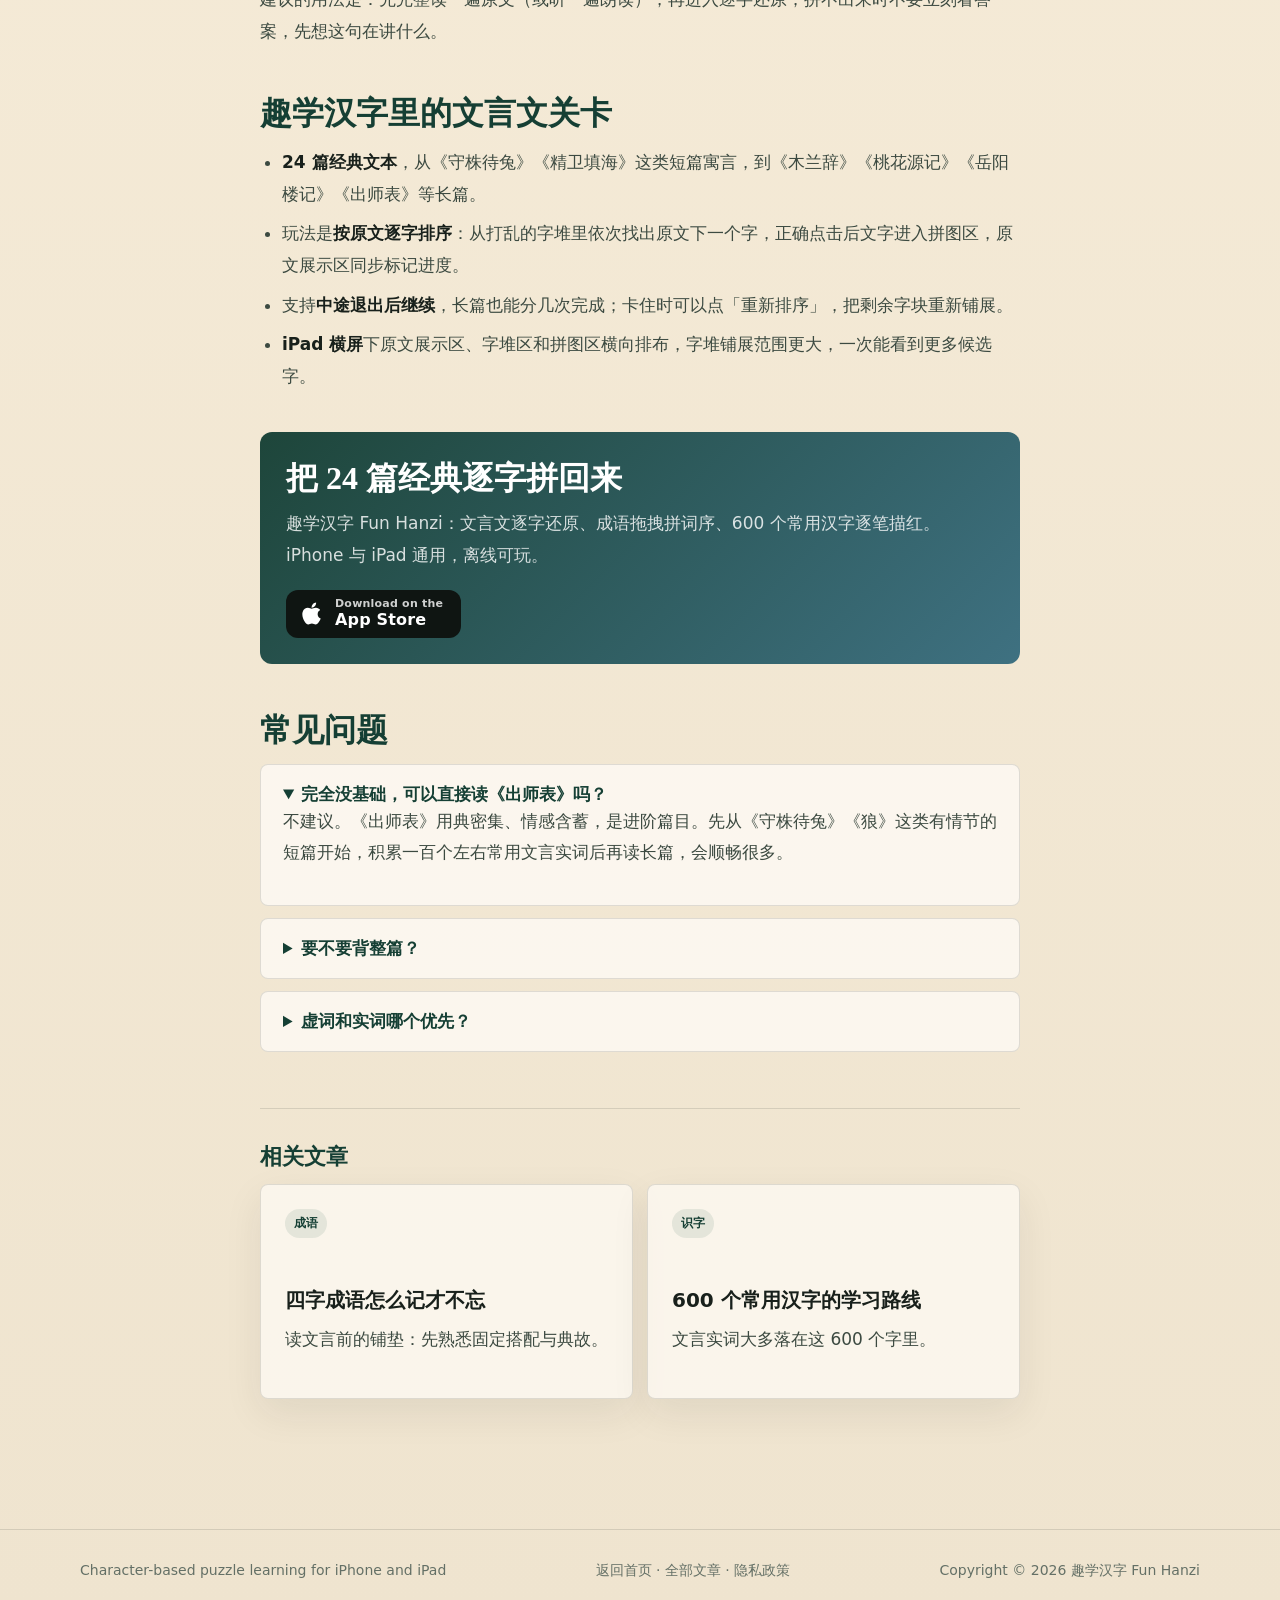
<file: blog/classical-chinese-basics.html>
<!doctype html>
<html lang="zh-CN">
  <head>
    <meta charset="utf-8">
    <meta name="viewport" content="width=device-width, initial-scale=1">
    <title>文言文入门：从《木兰辞》到《出师表》，24 篇经典可以这样读</title>
    <meta name="description" content="文言文难在单音节词、省略、词类活用和古今异义。本文列出文言与白话的四个关键差别、五个入门读法（句读、高频虚词、古今异义、对句互文、先故事后议论），并给出 24 篇经典的推荐阅读顺序。">
    <meta name="keywords" content="文言文学习,文言文入门,文言实词,文言虚词,古今异义,木兰辞,桃花源记,出师表,classical Chinese,wenyanwen">
    <meta name="author" content="Donghui Li">
    <meta name="robots" content="index, follow, max-snippet:-1, max-image-preview:large">
    <meta name="theme-color" content="#235947">
    <link rel="canonical" href="https://phonixying.github.io/CharacterAssembly/blog/classical-chinese-basics.html">

    <meta property="og:type" content="article">
    <meta property="og:site_name" content="趣学汉字 Fun Hanzi">
    <meta property="og:url" content="https://phonixying.github.io/CharacterAssembly/blog/classical-chinese-basics.html">
    <meta property="og:locale" content="zh_CN">
    <meta property="og:title" content="文言文入门：从《木兰辞》到《出师表》，24 篇经典可以这样读">
    <meta property="og:description" content="文言与白话的四个关键差别、五个入门读法，以及 24 篇经典的推荐阅读顺序。">
    <meta property="og:image" content="https://phonixying.github.io/CharacterAssembly/assets/og-image.png">
    <meta property="article:published_time" content="2026-10-14">
    <meta name="twitter:card" content="summary_large_image">

    <link rel="icon" href="../assets/app-icon.svg" type="image/svg+xml">
    <link rel="apple-touch-icon" href="../assets/app-icon.png">
    <link rel="stylesheet" href="../assets/site.css">
    <link rel="stylesheet" href="../assets/blog.css">

    <script type="application/ld+json">
    {
      "@context": "https://schema.org",
      "@type": "BlogPosting",
      "headline": "文言文入门：从《木兰辞》到《出师表》，24 篇经典可以这样读",
      "description": "文言与白话的四个关键差别、五个入门读法，以及 24 篇经典文本的推荐阅读顺序。",
      "inLanguage": "zh-CN",
      "datePublished": "2026-10-14",
      "dateModified": "2026-10-14",
      "author": { "@type": "Person", "name": "Donghui Li" },
      "publisher": { "@type": "Person", "name": "Donghui Li" },
      "mainEntityOfPage": { "@type": "WebPage", "@id": "https://phonixying.github.io/CharacterAssembly/blog/classical-chinese-basics.html" },
      "image": "https://phonixying.github.io/CharacterAssembly/assets/og-image.png"
    }
    </script>
  </head>
  <body>
    <header class="site-header">
      <nav class="nav" aria-label="Main navigation">
        <a class="brand" href="../">
          <img src="../assets/app-icon.svg" alt="">
          <span>趣学汉字 Fun Hanzi</span>
        </a>
        <div class="nav-links">
          <a href="../#features">功能</a>
          <a href="../#stages">关卡</a>
          <a href="./">文章</a>
          <a href="../#faq">常见问题</a>
          <a href="https://apps.apple.com/app/fun-hanzi/id6804096171" target="_blank" rel="noreferrer">下载</a>
        </div>
      </nav>
    </header>

    <main class="article">
      <nav class="breadcrumb" aria-label="Breadcrumb">
        <a href="../">趣学汉字 Fun Hanzi</a> / <a href="./">学习文章</a> / 文言文
      </nav>

      <h1>文言文入门：从《木兰辞》到《出师表》，24 篇经典可以这样读</h1>
      <p class="article-meta">2026 年 10 月 14 日 · 阅读约 7 分钟 · 分类：文言文</p>
      <p class="article-lead">文言文看起来是「另一种语言」，实际是同一套字的另一种用法。难点集中在四类：单音节成词、成分省略、词类活用、古今异义。把这四类拆开处理，再按合适的顺序读篇目，入门比想象中快。</p>

      <div class="toc">
        <strong>本文目录</strong>
        <ol>
          <li><a href="#diff">文言与白话的四个关键差别</a></li>
          <li><a href="#method">五个入门读法</a></li>
          <li><a href="#order">24 篇经典的推荐阅读顺序</a></li>
          <li><a href="#restore">为什么「逐字还原」有效</a></li>
          <li><a href="#app">趣学汉字里的文言文关卡</a></li>
          <li><a href="#faq">常见问题</a></li>
        </ol>
      </div>

      <h2 id="diff">文言与白话的四个关键差别</h2>
      <h3>1. 单音节成词</h3>
      <p>白话里两个字表示一个意思，文言里往往一个字就够。「妻子」在文言中是「妻」加「子」，指妻子和儿女；「交通」在《桃花源记》里是「交错相通」。读文言时先试着「一字一断」，很多句子立刻就通了。</p>

      <h3>2. 成分省略</h3>
      <p>主语、宾语、介词经常被省掉，靠上下文补。「（桃源人）见渔人，乃大惊」，主语省略；「便要（之）还家」，宾语省略。遇到读不通的句子，先问一句「这里省了什么」。</p>

      <h3>3. 词类活用</h3>
      <p>名词可以当动词、形容词可以当名词用。「驴不胜怒，蹄之」的「蹄」是「用蹄子踢」；「温故而知新」的「故」与「新」指「旧知识」和「新知识」。判断方法是看这个字在句子里承担的角色，而不是看它的常用词性。</p>

      <h3>4. 古今异义</h3>
      <p>最常见的坑：字认识，意思却不是今天的那个意思。</p>
      <table>
        <thead>
          <tr><th>字词</th><th>文言义</th><th>例句</th></tr>
        </thead>
        <tbody>
          <tr><td>走</td><td>跑</td><td>双兔傍地走（《木兰辞》）</td></tr>
          <tr><td>去</td><td>离开</td><td>去后乃至</td></tr>
          <tr><td>汤</td><td>热水</td><td>及其日中如探汤（《两小儿辩日》）</td></tr>
          <tr><td>股</td><td>大腿</td><td>屠自后断其股（《狼》）</td></tr>
          <tr><td>涕</td><td>眼泪</td><td>临表涕零（《出师表》）</td></tr>
          <tr><td>无论</td><td>不要说、更不用说</td><td>乃不知有汉，无论魏晋（《桃花源记》）</td></tr>
          <tr><td>鲜美</td><td>鲜艳美丽</td><td>芳草鲜美（《桃花源记》）</td></tr>
        </tbody>
      </table>

      <h2 id="method">五个入门读法</h2>
      <ol>
        <li><strong>先读节奏，不急着翻译。</strong>文言是有音乐性的，先按句读把句子读顺，语感会先于理解到达。韵文类（《木兰辞》《将进酒》）尤其适合大声读。</li>
        <li><strong>先拿下高频虚词。</strong>之、其、而、以、于、为、乃、则这几个字承担了绝大部分语法关系。它们搞清了，句子结构就清楚了。</li>
        <li><strong>古今异义单独记。</strong>把上面那类字做成小卡片，遇到一个记一个。它们数量有限，但每次出现都会卡住阅读。</li>
        <li><strong>利用对句与互文。</strong>文言多用对仗，前后两句常常互相补充。「将军百战死，壮士十年归」不是说将军都战死、壮士都归来，而是将士们经历长期征战后有的战死、有的归来。看懂互文，很多句子就不用硬译了。</li>
        <li><strong>先读故事，后读议论。</strong>叙事类文本有情节兜底，猜错也能读下去；议论类（如《马说》《诫子书》）逻辑紧凑，需要有字词积累再读。</li>
      </ol>

      <h2 id="order">24 篇经典的推荐阅读顺序</h2>
      <p>下面按「由短到长、由故事到议论」给出四档，越往后越需要积累：</p>
      <table>
        <thead>
          <tr><th>阶段</th><th>篇目</th><th>特点</th></tr>
        </thead>
        <tbody>
          <tr><td>一、寓言与短叙事</td><td>《守株待兔》《精卫填海》《铁杵成针》《自相矛盾》《司马光》《王戎不取道旁李》《狼》《两小儿辩日》《伯牙鼓琴》</td><td>篇幅极短、有情节，适合建立第一份文言语感</td></tr>
          <tr><td>二、短篇铭文与书信</td><td>《陋室铭》《爱莲说》《诫子书》</td><td>句式整齐、多对仗，适合练朗读节奏与托物言志的写法</td></tr>
          <tr><td>三、中篇写景与叙事</td><td>《木兰辞》《马说》《北冥有鱼》《答谢中书书》《记承天寺夜游》《小石潭记》</td><td>开始出现完整的篇章结构和情感线索</td></tr>
          <tr><td>四、长篇与议论</td><td>《桃花源记》《醉翁亭记》《岳阳楼记》《出师表》《将进酒》《蜀道难》</td><td>篇幅长、用典多，读完前两档再上手会顺畅很多</td></tr>
        </tbody>
      </table>
      <p>这四档不要求一口气读完。一个可行的节奏是：每周一篇，读三遍——第一遍读懂大意，第二遍查清关键字词，第三遍口头翻译一遍。</p>

      <h2 id="restore">为什么「逐字还原」有效</h2>
      <p>把打乱的字按顺序还原成原文，看起来像游戏，实际是一种高强度的精读：你必须判断下一个字是什么，也就是说你必须真正理解句子的走向，才能继续。</p>
      <ul>
        <li>它强迫你处理<strong>语序</strong>——文言的省略和倒装会在拼字时直接暴露出来。</li>
        <li>它把长篇拆成<strong>可完成的小步骤</strong>，不会出现「读了两行就放弃」的情况。</li>
        <li>拼对的那一刻有明确反馈，比读完一整篇才对答案的反馈密度高得多。</li>
      </ul>
      <p>建议的用法是：先完整读一遍原文（或听一遍朗读），再进入逐字还原；拼不出来时不要立刻看答案，先想这句在讲什么。</p>

      <h2 id="app">趣学汉字里的文言文关卡</h2>
      <ul>
        <li><strong>24 篇经典文本</strong>，从《守株待兔》《精卫填海》这类短篇寓言，到《木兰辞》《桃花源记》《岳阳楼记》《出师表》等长篇。</li>
        <li>玩法是<strong>按原文逐字排序</strong>：从打乱的字堆里依次找出原文下一个字，正确点击后文字进入拼图区，原文展示区同步标记进度。</li>
        <li>支持<strong>中途退出后继续</strong>，长篇也能分几次完成；卡住时可以点「重新排序」，把剩余字块重新铺展。</li>
        <li><strong>iPad 横屏</strong>下原文展示区、字堆区和拼图区横向排布，字堆铺展范围更大，一次能看到更多候选字。</li>
      </ul>

      <div class="cta-box">
        <h2>把 24 篇经典逐字拼回来</h2>
        <p>趣学汉字 Fun Hanzi：文言文逐字还原、成语拖拽拼词序、600 个常用汉字逐笔描红。iPhone 与 iPad 通用，离线可玩。</p>
        <a class="store-badge" href="https://apps.apple.com/app/fun-hanzi/id6804096171" target="_blank" rel="noreferrer" aria-label="从 App Store 下载趣学汉字 Fun Hanzi">
          <svg class="store-badge-icon" viewBox="0 0 384 512" aria-hidden="true"><path d="M318.7 268.7c-.2-36.7 16.4-64.4 50-84.8-18.8-26.9-47.2-41.7-84.7-44.6-35.5-2.8-74.3 20.7-88.5 20.7-15 0-49.4-19.7-76.4-19.7C63.3 141.2 4 184.8 4 273.5q0 39.3 14.4 81.2c12.8 36.7 59 126.7 107.2 125.2 25.2-.6 43-17.9 75.8-17.9 31.8 0 48.3 17.9 76.4 17.9 48.6-.7 90.4-82.5 102.6-119.3-65.2-30.7-61.7-90-61.7-91.9zm-56.6-164.2c27.3-32.4 24.8-61.9 24-72.5-24.1 1.4-52 16.4-67.9 34.9-17.5 19.8-27.8 44.3-25.6 71.9 26.1 2 49.9-11.4 69.5-34.3z"/></svg>
          <span class="store-badge-text">
            <span class="store-badge-line">Download on the</span>
            <span class="store-badge-name">App Store</span>
          </span>
        </a>
      </div>

      <h2 id="faq">常见问题</h2>
      <div class="faq-list">
        <details class="faq-item" open>
          <summary>完全没基础，可以直接读《出师表》吗？</summary>
          <p>不建议。《出师表》用典密集、情感含蓄，是进阶篇目。先从《守株待兔》《狼》这类有情节的短篇开始，积累一百个左右常用文言实词后再读长篇，会顺畅很多。</p>
        </details>
        <details class="faq-item">
          <summary>要不要背整篇？</summary>
          <p>背是结果不是手段。先把每一句读懂、读顺，能口头翻译，背诵几乎会自然发生。硬背未理解的句子，忘得也最快。</p>
        </details>
        <details class="faq-item">
          <summary>虚词和实词哪个优先？</summary>
          <p>先虚词。虚词数量少、复用率极高，掌握七八个高频虚词就能看懂大部分句子结构；实词量大，可以边读边积累。</p>
        </details>
      </div>

      <section class="related">
        <h2>相关文章</h2>
        <div class="related-grid">
          <a class="post-card" href="chinese-idioms-learning.html">
            <span class="post-kicker">成语</span>
            <h3>四字成语怎么记才不忘</h3>
            <p>读文言前的铺垫：先熟悉固定搭配与典故。</p>
          </a>
          <a class="post-card" href="600-common-chinese-characters.html">
            <span class="post-kicker">识字</span>
            <h3>600 个常用汉字的学习路线</h3>
            <p>文言实词大多落在这 600 个字里。</p>
          </a>
        </div>
      </section>
    </main>

    <footer class="site-footer">
      <div class="footer-inner">
        <span>Character-based puzzle learning for iPhone and iPad</span>
        <span><a href="../">返回首页</a> · <a href="./">全部文章</a> · <a href="../privacy/">隐私政策</a></span>
        <span>Copyright © 2026 趣学汉字 Fun Hanzi</span>
      </div>
    </footer>
  </body>
</html>
</file>
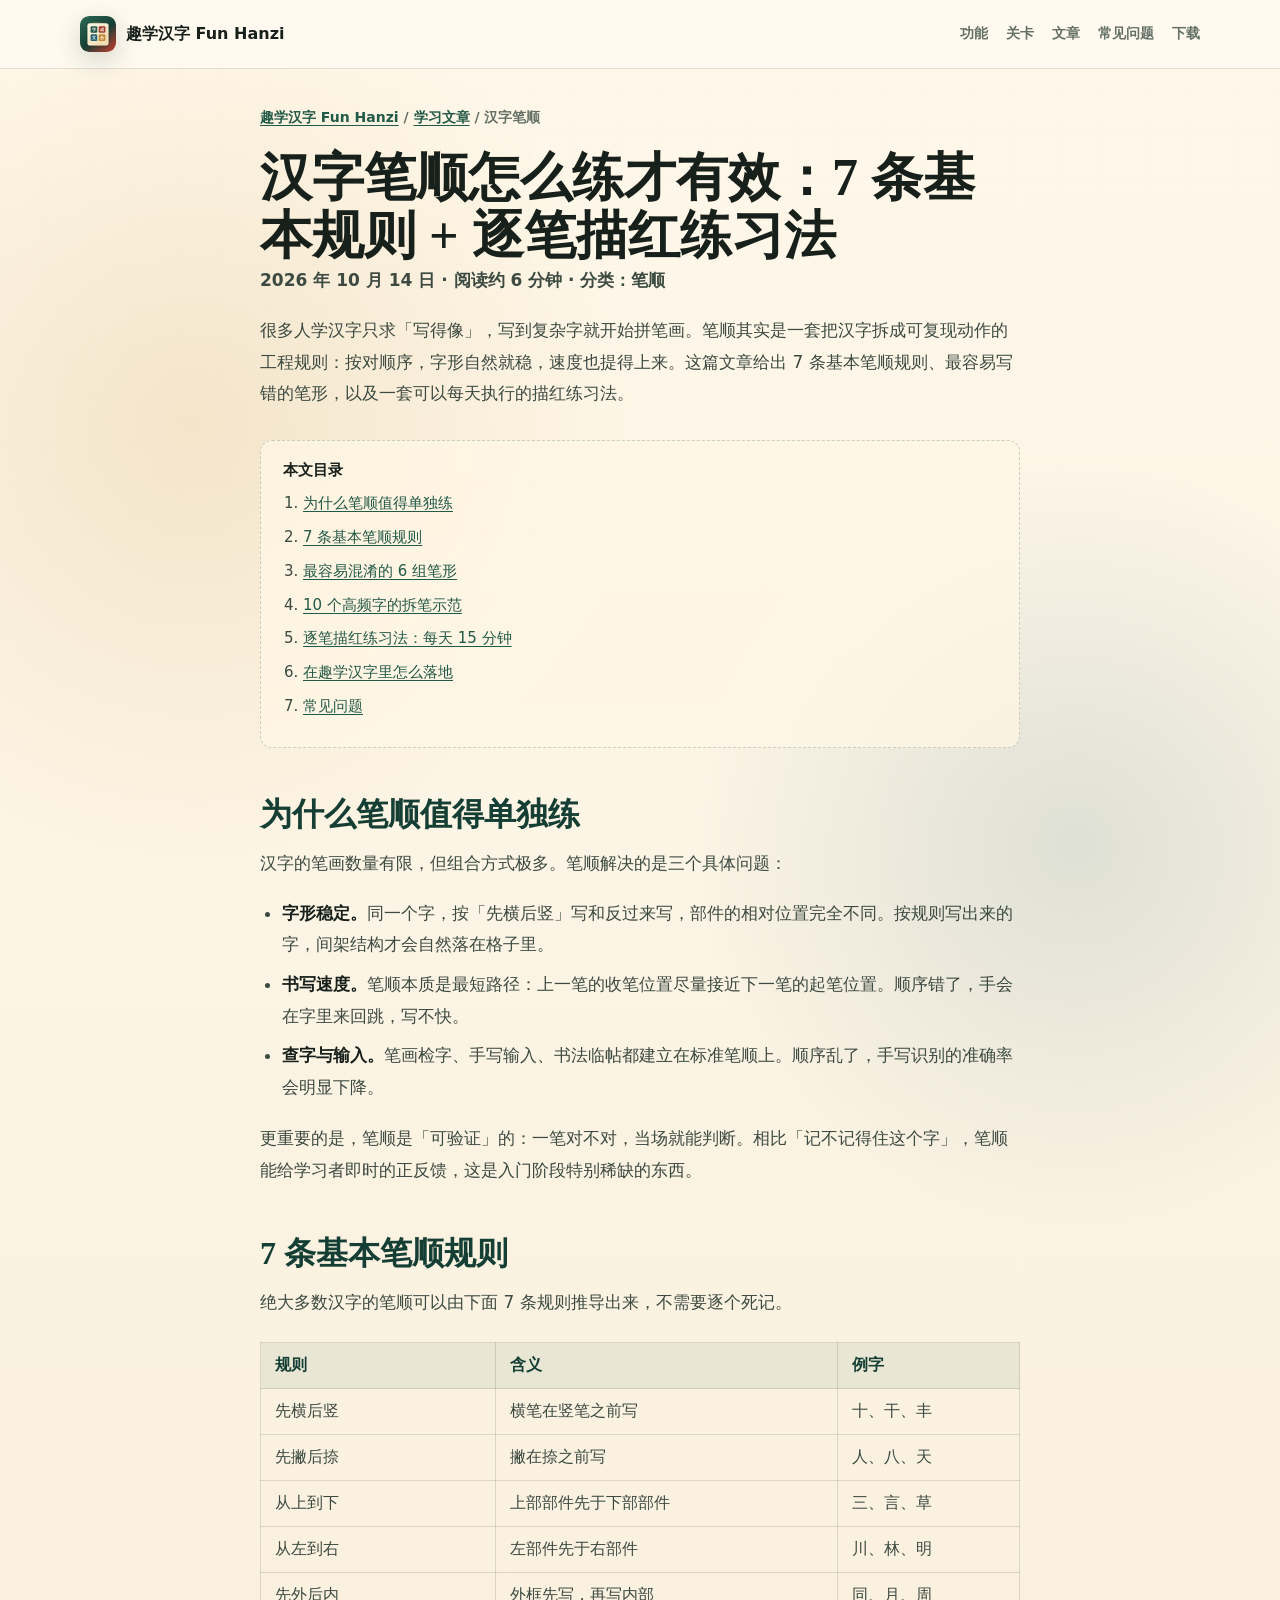
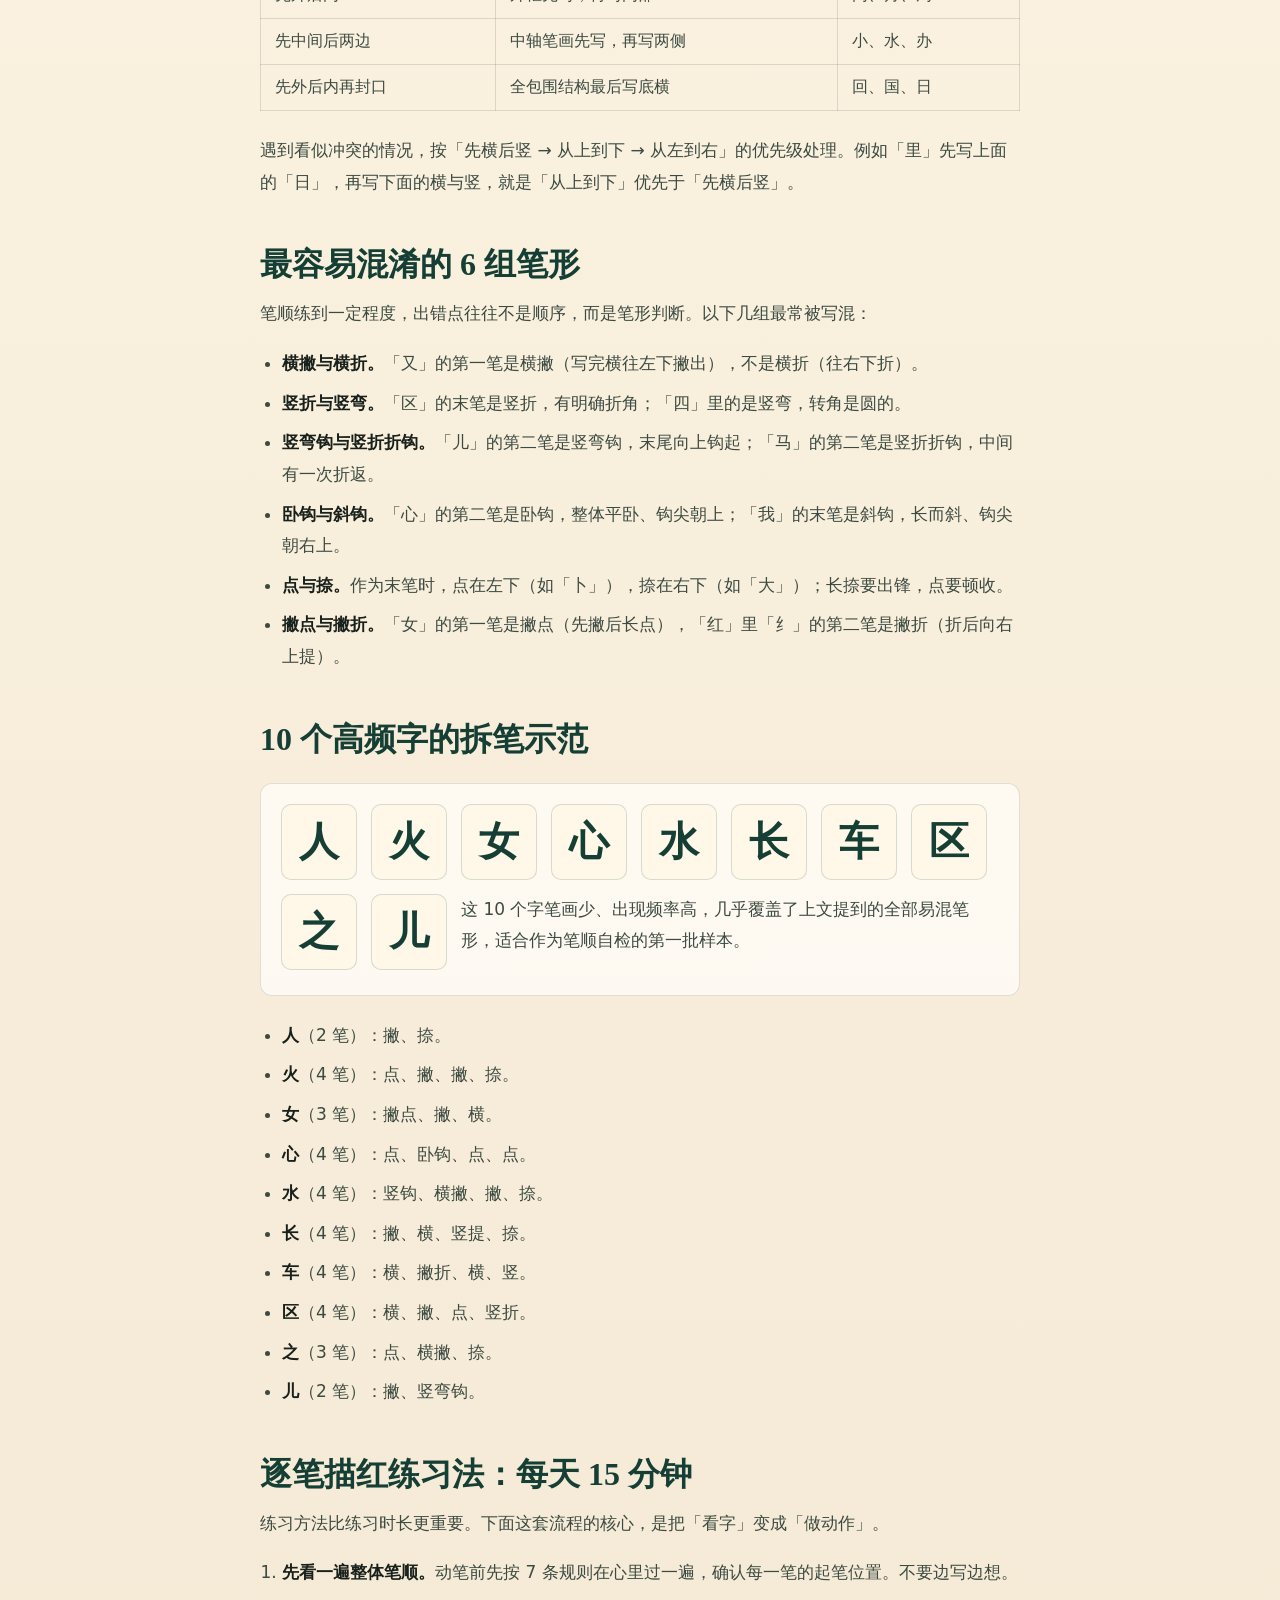
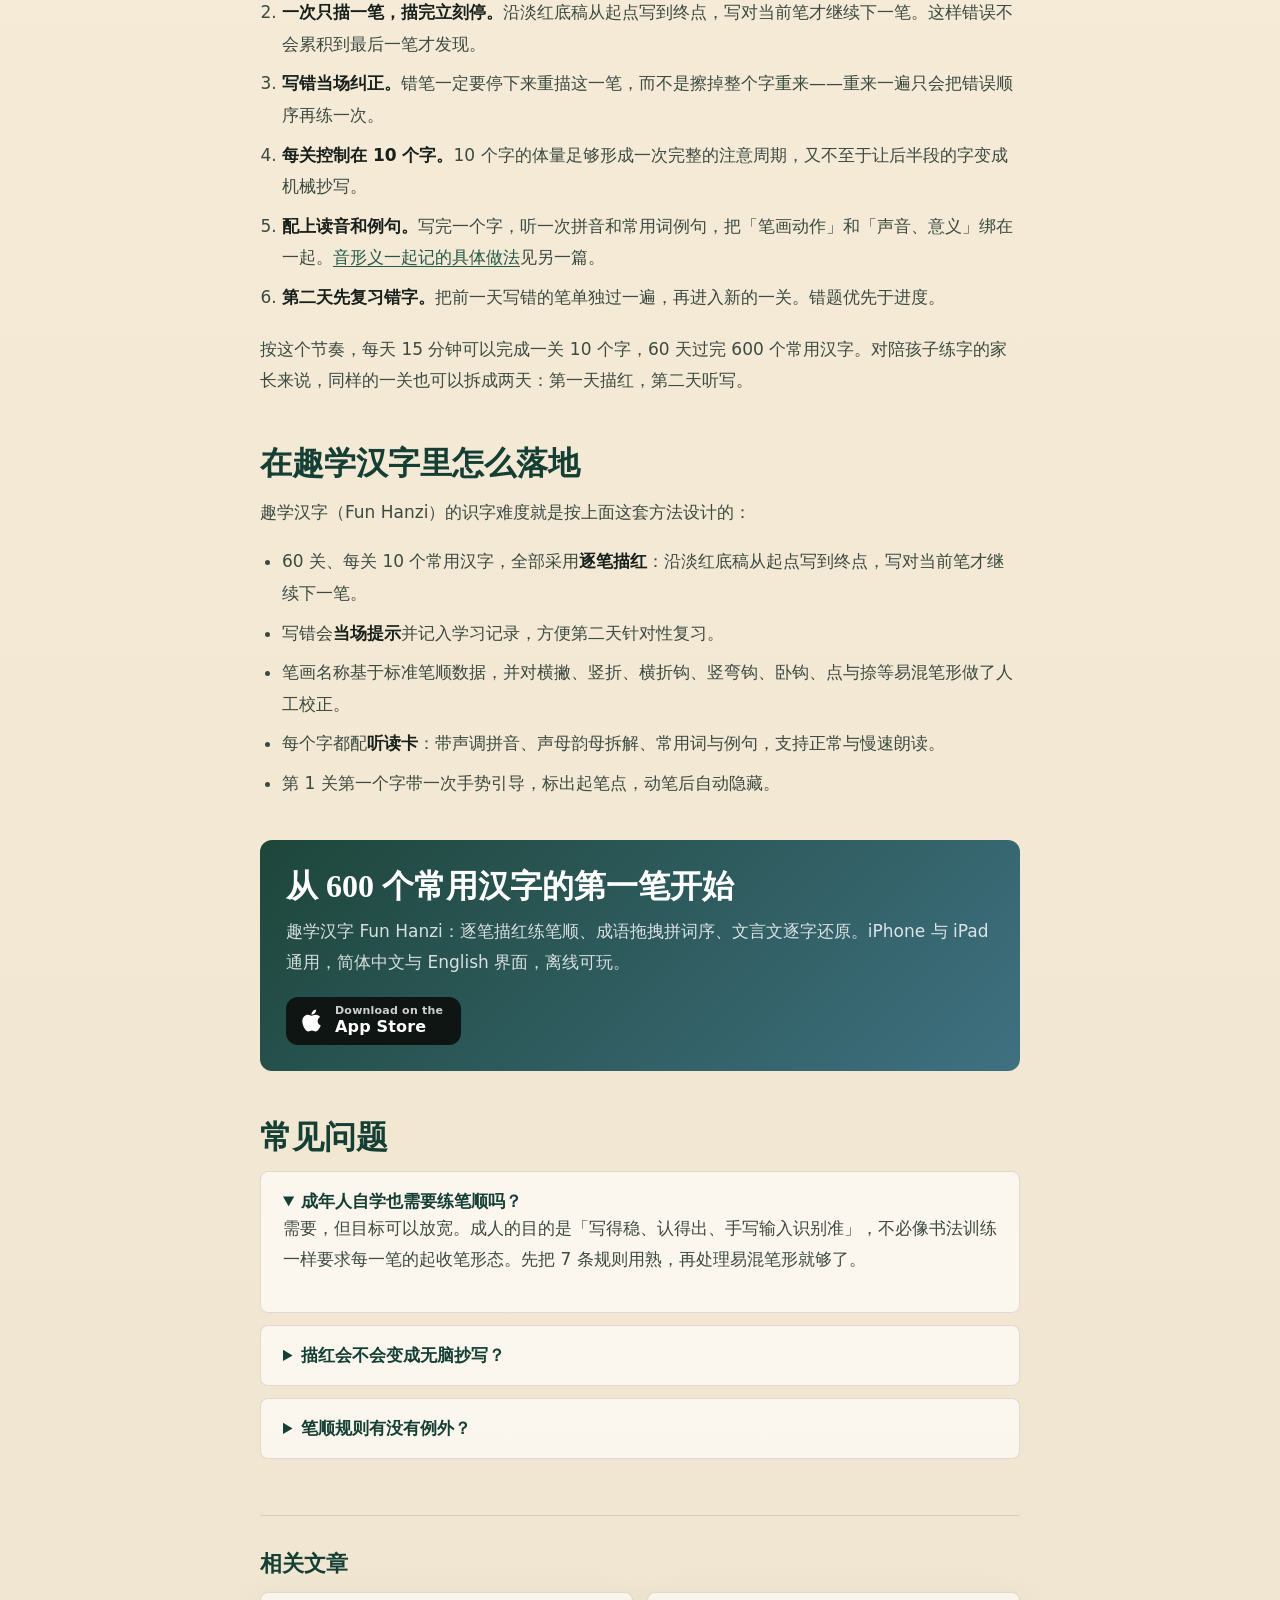
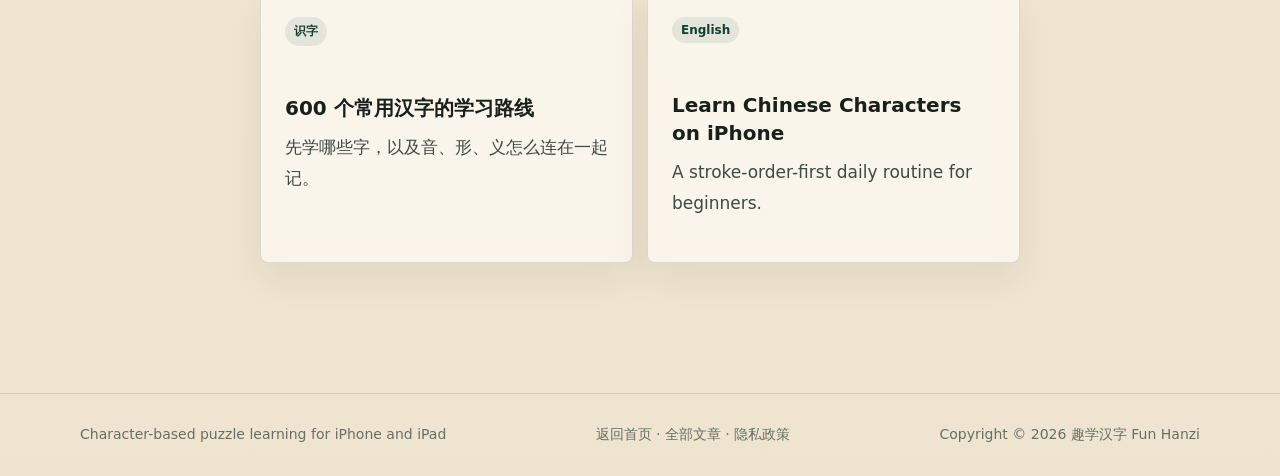
<file: blog/hanzi-stroke-order.html>
<!doctype html>
<html lang="zh-CN">
  <head>
    <meta charset="utf-8">
    <meta name="viewport" content="width=device-width, initial-scale=1">
    <title>汉字笔顺怎么练才有效：7 条基本规则 + 逐笔描红练习法</title>
    <meta name="description" content="汉字笔顺为什么重要？本文整理 7 条基本笔顺规则、最容易混淆的笔形（横撇、竖折、竖弯钩、卧钩、点与捺），以及用逐笔描红把笔顺练成肌肉记忆的具体步骤和每日节奏。">
    <meta name="keywords" content="汉字笔顺,笔顺规则,笔顺练习,描红,学写汉字,笔顺顺序表,stroke order,Chinese stroke order">
    <meta name="author" content="Donghui Li">
    <meta name="robots" content="index, follow, max-snippet:-1, max-image-preview:large">
    <meta name="theme-color" content="#235947">
    <link rel="canonical" href="https://phonixying.github.io/CharacterAssembly/blog/hanzi-stroke-order.html">

    <meta property="og:type" content="article">
    <meta property="og:site_name" content="趣学汉字 Fun Hanzi">
    <meta property="og:url" content="https://phonixying.github.io/CharacterAssembly/blog/hanzi-stroke-order.html">
    <meta property="og:locale" content="zh_CN">
    <meta property="og:title" content="汉字笔顺怎么练才有效：7 条基本规则 + 逐笔描红练习法">
    <meta property="og:description" content="7 条基本笔顺规则、最容易写错的笔形，以及把描红练成肌肉记忆的每日节奏。">
    <meta property="og:image" content="https://phonixying.github.io/CharacterAssembly/assets/og-image.png">
    <meta property="article:published_time" content="2026-10-14">
    <meta name="twitter:card" content="summary_large_image">

    <link rel="icon" href="../assets/app-icon.svg" type="image/svg+xml">
    <link rel="apple-touch-icon" href="../assets/app-icon.png">
    <link rel="stylesheet" href="../assets/site.css">
    <link rel="stylesheet" href="../assets/blog.css">

    <script type="application/ld+json">
    {
      "@context": "https://schema.org",
      "@type": "BlogPosting",
      "headline": "汉字笔顺怎么练才有效：7 条基本规则 + 逐笔描红练习法",
      "description": "汉字笔顺为什么重要？7 条基本笔顺规则、最容易混淆的笔形，以及用逐笔描红把笔顺练成肌肉记忆的具体步骤。",
      "inLanguage": "zh-CN",
      "datePublished": "2026-10-14",
      "dateModified": "2026-10-14",
      "author": { "@type": "Person", "name": "Donghui Li" },
      "publisher": { "@type": "Person", "name": "Donghui Li" },
      "mainEntityOfPage": { "@type": "WebPage", "@id": "https://phonixying.github.io/CharacterAssembly/blog/hanzi-stroke-order.html" },
      "image": "https://phonixying.github.io/CharacterAssembly/assets/og-image.png",
      "breadcrumb": {
        "@type": "BreadcrumbList",
        "itemListElement": [
          { "@type": "ListItem", "position": 1, "name": "趣学汉字 Fun Hanzi", "item": "https://phonixying.github.io/CharacterAssembly/" },
          { "@type": "ListItem", "position": 2, "name": "学习文章", "item": "https://phonixying.github.io/CharacterAssembly/blog/" },
          { "@type": "ListItem", "position": 3, "name": "汉字笔顺怎么练才有效" }
        ]
      }
    }
    </script>
  </head>
  <body>
    <header class="site-header">
      <nav class="nav" aria-label="Main navigation">
        <a class="brand" href="../">
          <img src="../assets/app-icon.svg" alt="">
          <span>趣学汉字 Fun Hanzi</span>
        </a>
        <div class="nav-links">
          <a href="../#features">功能</a>
          <a href="../#stages">关卡</a>
          <a href="./">文章</a>
          <a href="../#faq">常见问题</a>
          <a href="https://apps.apple.com/app/fun-hanzi/id6804096171" target="_blank" rel="noreferrer">下载</a>
        </div>
      </nav>
    </header>

    <main class="article">
      <nav class="breadcrumb" aria-label="Breadcrumb">
        <a href="../">趣学汉字 Fun Hanzi</a> / <a href="./">学习文章</a> / 汉字笔顺
      </nav>

      <h1>汉字笔顺怎么练才有效：7 条基本规则 + 逐笔描红练习法</h1>
      <p class="article-meta">2026 年 10 月 14 日 · 阅读约 6 分钟 · 分类：笔顺</p>
      <p class="article-lead">很多人学汉字只求「写得像」，写到复杂字就开始拼笔画。笔顺其实是一套把汉字拆成可复现动作的工程规则：按对顺序，字形自然就稳，速度也提得上来。这篇文章给出 7 条基本笔顺规则、最容易写错的笔形，以及一套可以每天执行的描红练习法。</p>

      <div class="toc">
        <strong>本文目录</strong>
        <ol>
          <li><a href="#why">为什么笔顺值得单独练</a></li>
          <li><a href="#rules">7 条基本笔顺规则</a></li>
          <li><a href="#confusing">最容易混淆的 6 组笔形</a></li>
          <li><a href="#examples">10 个高频字的拆笔示范</a></li>
          <li><a href="#method">逐笔描红练习法：每天 15 分钟</a></li>
          <li><a href="#app">在趣学汉字里怎么落地</a></li>
          <li><a href="#faq">常见问题</a></li>
        </ol>
      </div>

      <h2 id="why">为什么笔顺值得单独练</h2>
      <p>汉字的笔画数量有限，但组合方式极多。笔顺解决的是三个具体问题：</p>
      <ul>
        <li><strong>字形稳定。</strong>同一个字，按「先横后竖」写和反过来写，部件的相对位置完全不同。按规则写出来的字，间架结构才会自然落在格子里。</li>
        <li><strong>书写速度。</strong>笔顺本质是最短路径：上一笔的收笔位置尽量接近下一笔的起笔位置。顺序错了，手会在字里来回跳，写不快。</li>
        <li><strong>查字与输入。</strong>笔画检字、手写输入、书法临帖都建立在标准笔顺上。顺序乱了，手写识别的准确率会明显下降。</li>
      </ul>
      <p>更重要的是，笔顺是「可验证」的：一笔对不对，当场就能判断。相比「记不记得住这个字」，笔顺能给学习者即时的正反馈，这是入门阶段特别稀缺的东西。</p>

      <h2 id="rules">7 条基本笔顺规则</h2>
      <p>绝大多数汉字的笔顺可以由下面 7 条规则推导出来，不需要逐个死记。</p>
      <table>
        <thead>
          <tr><th>规则</th><th>含义</th><th>例字</th></tr>
        </thead>
        <tbody>
          <tr><td>先横后竖</td><td>横笔在竖笔之前写</td><td>十、干、丰</td></tr>
          <tr><td>先撇后捺</td><td>撇在捺之前写</td><td>人、八、天</td></tr>
          <tr><td>从上到下</td><td>上部部件先于下部部件</td><td>三、言、草</td></tr>
          <tr><td>从左到右</td><td>左部件先于右部件</td><td>川、林、明</td></tr>
          <tr><td>先外后内</td><td>外框先写，再写内部</td><td>同、月、周</td></tr>
          <tr><td>先中间后两边</td><td>中轴笔画先写，再写两侧</td><td>小、水、办</td></tr>
          <tr><td>先外后内再封口</td><td>全包围结构最后写底横</td><td>回、国、日</td></tr>
        </tbody>
      </table>
      <p>遇到看似冲突的情况，按「先横后竖 → 从上到下 → 从左到右」的优先级处理。例如「里」先写上面的「日」，再写下面的横与竖，就是「从上到下」优先于「先横后竖」。</p>

      <h2 id="confusing">最容易混淆的 6 组笔形</h2>
      <p>笔顺练到一定程度，出错点往往不是顺序，而是笔形判断。以下几组最常被写混：</p>
      <ul>
        <li><strong>横撇与横折。</strong>「又」的第一笔是横撇（写完横往左下撇出），不是横折（往右下折）。</li>
        <li><strong>竖折与竖弯。</strong>「区」的末笔是竖折，有明确折角；「四」里的是竖弯，转角是圆的。</li>
        <li><strong>竖弯钩与竖折折钩。</strong>「儿」的第二笔是竖弯钩，末尾向上钩起；「马」的第二笔是竖折折钩，中间有一次折返。</li>
        <li><strong>卧钩与斜钩。</strong>「心」的第二笔是卧钩，整体平卧、钩尖朝上；「我」的末笔是斜钩，长而斜、钩尖朝右上。</li>
        <li><strong>点与捺。</strong>作为末笔时，点在左下（如「卜」），捺在右下（如「大」）；长捺要出锋，点要顿收。</li>
        <li><strong>撇点与撇折。</strong>「女」的第一笔是撇点（先撇后长点），「红」里「纟」的第二笔是撇折（折后向右上提）。</li>
      </ul>

      <h2 id="examples">10 个高频字的拆笔示范</h2>
      <div class="glyph-box">
        <span class="glyph" aria-hidden="true">人</span>
        <span class="glyph" aria-hidden="true">火</span>
        <span class="glyph" aria-hidden="true">女</span>
        <span class="glyph" aria-hidden="true">心</span>
        <span class="glyph" aria-hidden="true">水</span>
        <span class="glyph" aria-hidden="true">长</span>
        <span class="glyph" aria-hidden="true">车</span>
        <span class="glyph" aria-hidden="true">区</span>
        <span class="glyph" aria-hidden="true">之</span>
        <span class="glyph" aria-hidden="true">儿</span>
        <p class="glyph-note">这 10 个字笔画少、出现频率高，几乎覆盖了上文提到的全部易混笔形，适合作为笔顺自检的第一批样本。</p>
      </div>
      <ul>
        <li><strong>人</strong>（2 笔）：撇、捺。</li>
        <li><strong>火</strong>（4 笔）：点、撇、撇、捺。</li>
        <li><strong>女</strong>（3 笔）：撇点、撇、横。</li>
        <li><strong>心</strong>（4 笔）：点、卧钩、点、点。</li>
        <li><strong>水</strong>（4 笔）：竖钩、横撇、撇、捺。</li>
        <li><strong>长</strong>（4 笔）：撇、横、竖提、捺。</li>
        <li><strong>车</strong>（4 笔）：横、撇折、横、竖。</li>
        <li><strong>区</strong>（4 笔）：横、撇、点、竖折。</li>
        <li><strong>之</strong>（3 笔）：点、横撇、捺。</li>
        <li><strong>儿</strong>（2 笔）：撇、竖弯钩。</li>
      </ul>

      <h2 id="method">逐笔描红练习法：每天 15 分钟</h2>
      <p>练习方法比练习时长更重要。下面这套流程的核心，是把「看字」变成「做动作」。</p>
      <ol>
        <li><strong>先看一遍整体笔顺。</strong>动笔前先按 7 条规则在心里过一遍，确认每一笔的起笔位置。不要边写边想。</li>
        <li><strong>一次只描一笔，描完立刻停。</strong>沿淡红底稿从起点写到终点，写对当前笔才继续下一笔。这样错误不会累积到最后一笔才发现。</li>
        <li><strong>写错当场纠正。</strong>错笔一定要停下来重描这一笔，而不是擦掉整个字重来——重来一遍只会把错误顺序再练一次。</li>
        <li><strong>每关控制在 10 个字。</strong>10 个字的体量足够形成一次完整的注意周期，又不至于让后半段的字变成机械抄写。</li>
        <li><strong>配上读音和例句。</strong>写完一个字，听一次拼音和常用词例句，把「笔画动作」和「声音、意义」绑在一起。<a href="600-common-chinese-characters.html">音形义一起记的具体做法</a>见另一篇。</li>
        <li><strong>第二天先复习错字。</strong>把前一天写错的笔单独过一遍，再进入新的一关。错题优先于进度。</li>
      </ol>
      <p>按这个节奏，每天 15 分钟可以完成一关 10 个字，60 天过完 600 个常用汉字。对陪孩子练字的家长来说，同样的一关也可以拆成两天：第一天描红，第二天听写。</p>

      <h2 id="app">在趣学汉字里怎么落地</h2>
      <p>趣学汉字（Fun Hanzi）的识字难度就是按上面这套方法设计的：</p>
      <ul>
        <li>60 关、每关 10 个常用汉字，全部采用<strong>逐笔描红</strong>：沿淡红底稿从起点写到终点，写对当前笔才继续下一笔。</li>
        <li>写错会<strong>当场提示</strong>并记入学习记录，方便第二天针对性复习。</li>
        <li>笔画名称基于标准笔顺数据，并对横撇、竖折、横折钩、竖弯钩、卧钩、点与捺等易混笔形做了人工校正。</li>
        <li>每个字都配<strong>听读卡</strong>：带声调拼音、声母韵母拆解、常用词与例句，支持正常与慢速朗读。</li>
        <li>第 1 关第一个字带一次手势引导，标出起笔点，动笔后自动隐藏。</li>
      </ul>

      <div class="cta-box">
        <h2>从 600 个常用汉字的第一笔开始</h2>
        <p>趣学汉字 Fun Hanzi：逐笔描红练笔顺、成语拖拽拼词序、文言文逐字还原。iPhone 与 iPad 通用，简体中文与 English 界面，离线可玩。</p>
        <a class="store-badge" href="https://apps.apple.com/app/fun-hanzi/id6804096171" target="_blank" rel="noreferrer" aria-label="从 App Store 下载趣学汉字 Fun Hanzi">
          <svg class="store-badge-icon" viewBox="0 0 384 512" aria-hidden="true"><path d="M318.7 268.7c-.2-36.7 16.4-64.4 50-84.8-18.8-26.9-47.2-41.7-84.7-44.6-35.5-2.8-74.3 20.7-88.5 20.7-15 0-49.4-19.7-76.4-19.7C63.3 141.2 4 184.8 4 273.5q0 39.3 14.4 81.2c12.8 36.7 59 126.7 107.2 125.2 25.2-.6 43-17.9 75.8-17.9 31.8 0 48.3 17.9 76.4 17.9 48.6-.7 90.4-82.5 102.6-119.3-65.2-30.7-61.7-90-61.7-91.9zm-56.6-164.2c27.3-32.4 24.8-61.9 24-72.5-24.1 1.4-52 16.4-67.9 34.9-17.5 19.8-27.8 44.3-25.6 71.9 26.1 2 49.9-11.4 69.5-34.3z"/></svg>
          <span class="store-badge-text">
            <span class="store-badge-line">Download on the</span>
            <span class="store-badge-name">App Store</span>
          </span>
        </a>
      </div>

      <h2 id="faq">常见问题</h2>
      <div class="faq-list">
        <details class="faq-item" open>
          <summary>成年人自学也需要练笔顺吗？</summary>
          <p>需要，但目标可以放宽。成人的目的是「写得稳、认得出、手写输入识别准」，不必像书法训练一样要求每一笔的起收笔形态。先把 7 条规则用熟，再处理易混笔形就够了。</p>
        </details>
        <details class="faq-item">
          <summary>描红会不会变成无脑抄写？</summary>
          <p>会，如果一次描整个字的话。有效的做法是「一笔一停」：只描当前这一笔，描完确认方向再进入下一笔。趣学汉字的汉字关卡就是这样设计的，写对当前笔才会推进。</p>
        </details>
        <details class="faq-item">
          <summary>笔顺规则有没有例外？</summary>
          <p>有。少数字的笔顺来自历史写法习惯，不完全由规则推导，遇到时以权威笔顺数据为准。这也是为什么练习工具最好内置标准笔顺数据，而不是靠人肉记忆。</p>
        </details>
      </div>

      <section class="related">
        <h2>相关文章</h2>
        <div class="related-grid">
          <a class="post-card" href="600-common-chinese-characters.html">
            <span class="post-kicker">识字</span>
            <h3>600 个常用汉字的学习路线</h3>
            <p>先学哪些字，以及音、形、义怎么连在一起记。</p>
          </a>
          <a class="post-card" href="learn-chinese-characters-iphone.html">
            <span class="post-kicker">English</span>
            <h3>Learn Chinese Characters on iPhone</h3>
            <p>A stroke-order-first daily routine for beginners.</p>
          </a>
        </div>
      </section>
    </main>

    <footer class="site-footer">
      <div class="footer-inner">
        <span>Character-based puzzle learning for iPhone and iPad</span>
        <span><a href="../">返回首页</a> · <a href="./">全部文章</a> · <a href="../privacy/">隐私政策</a></span>
        <span>Copyright © 2026 趣学汉字 Fun Hanzi</span>
      </div>
    </footer>
  </body>
</html>
</file>
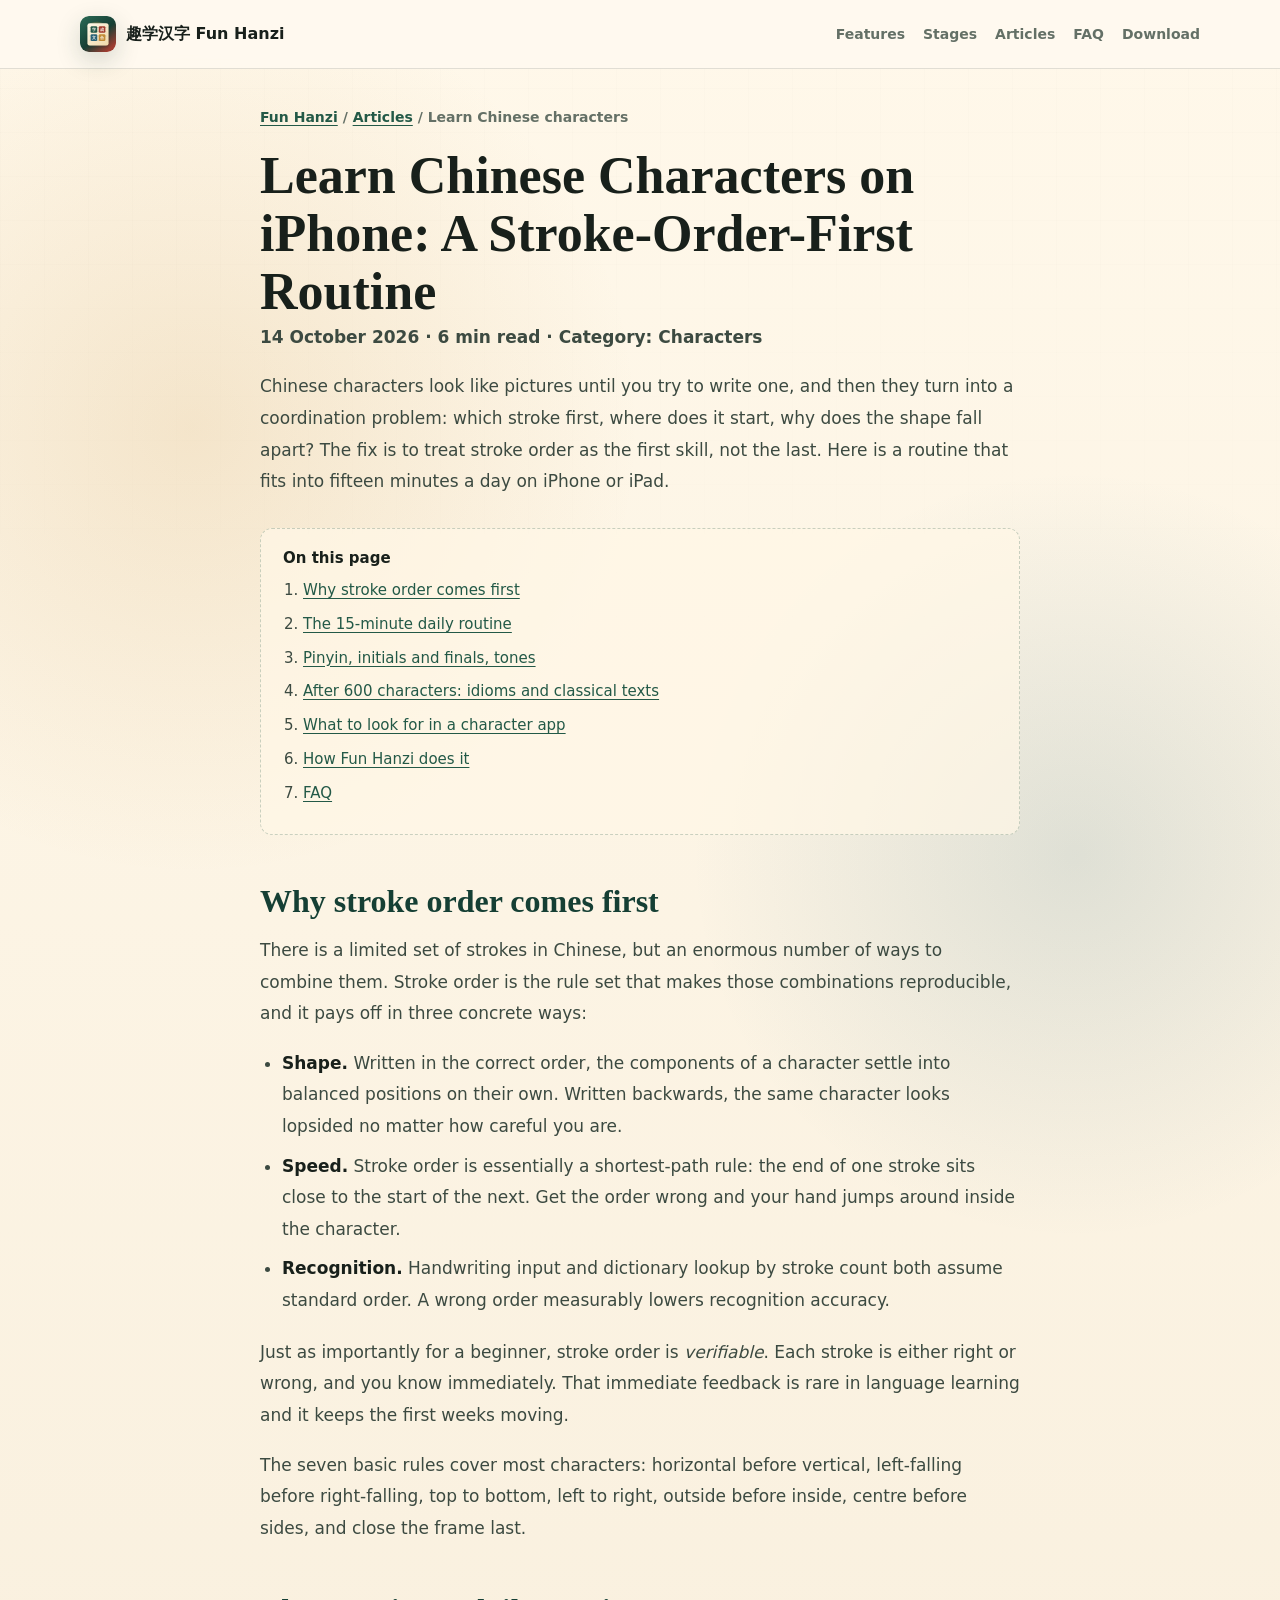
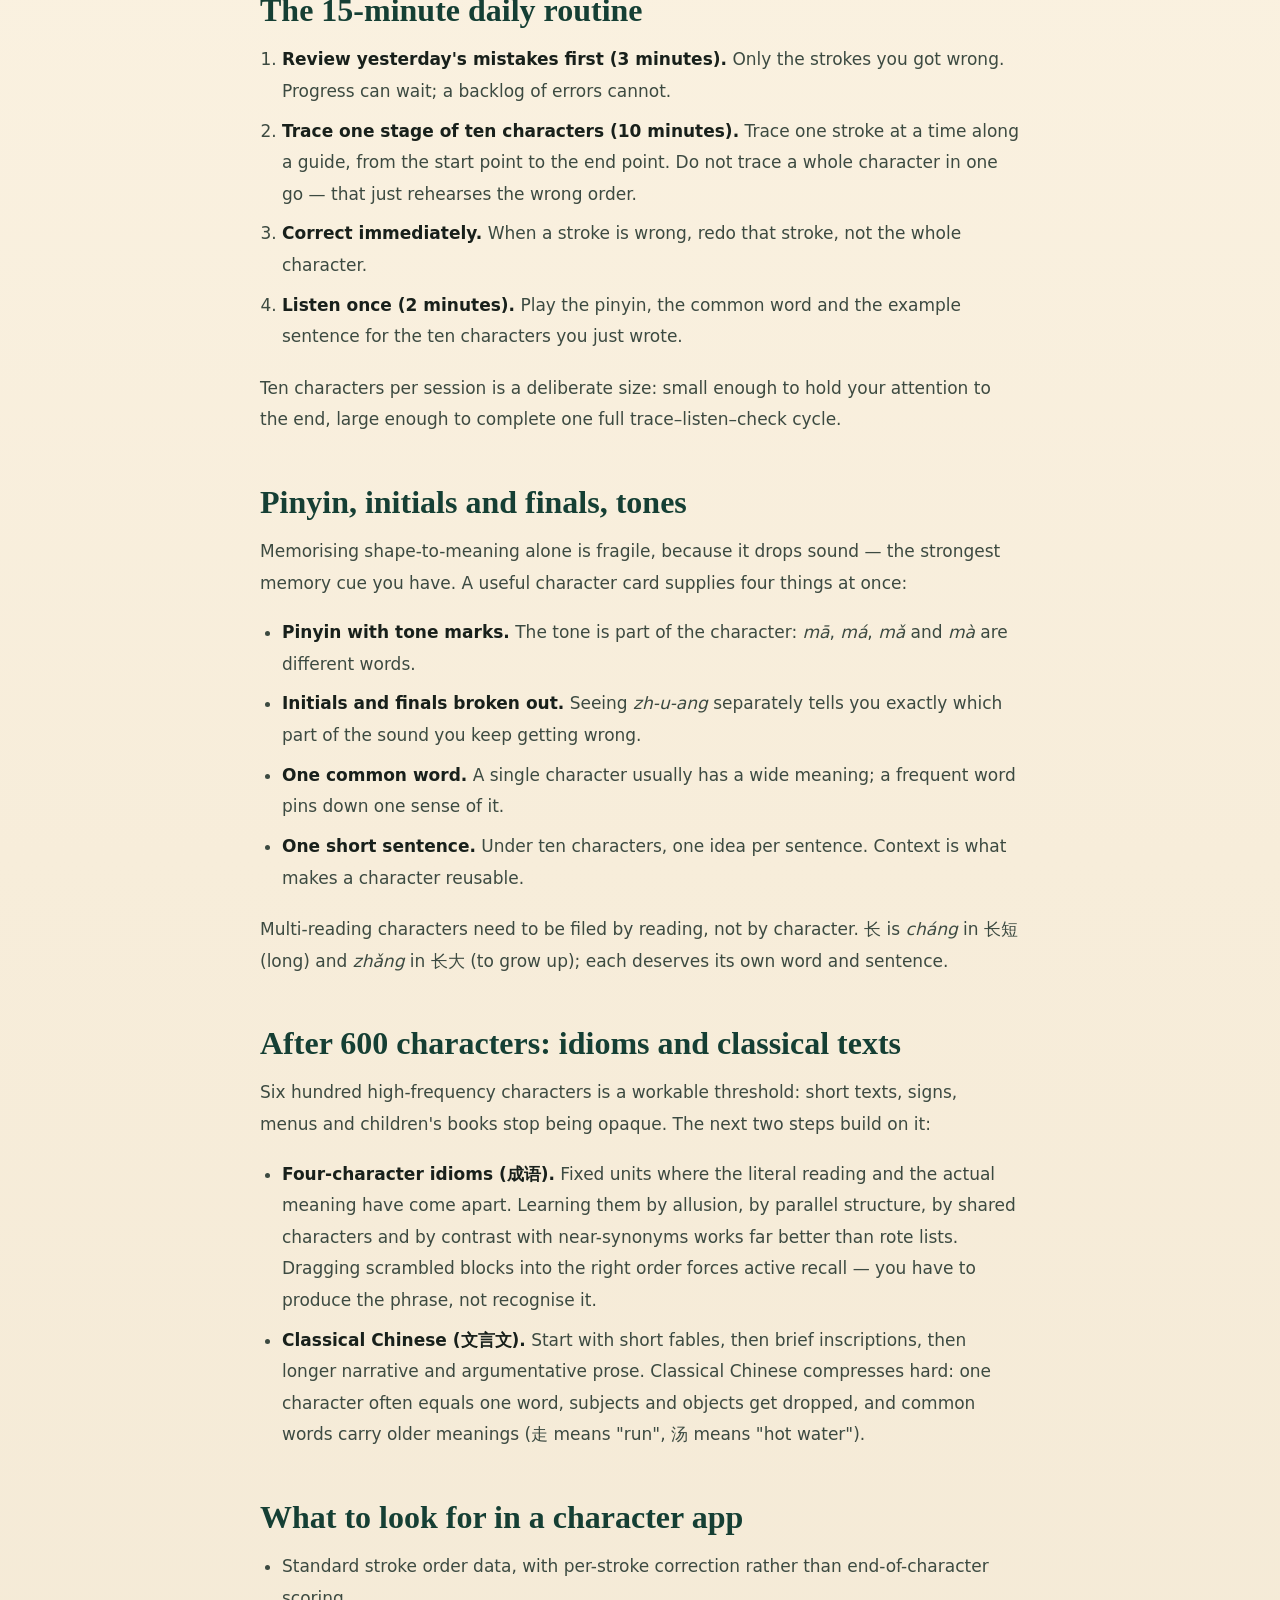
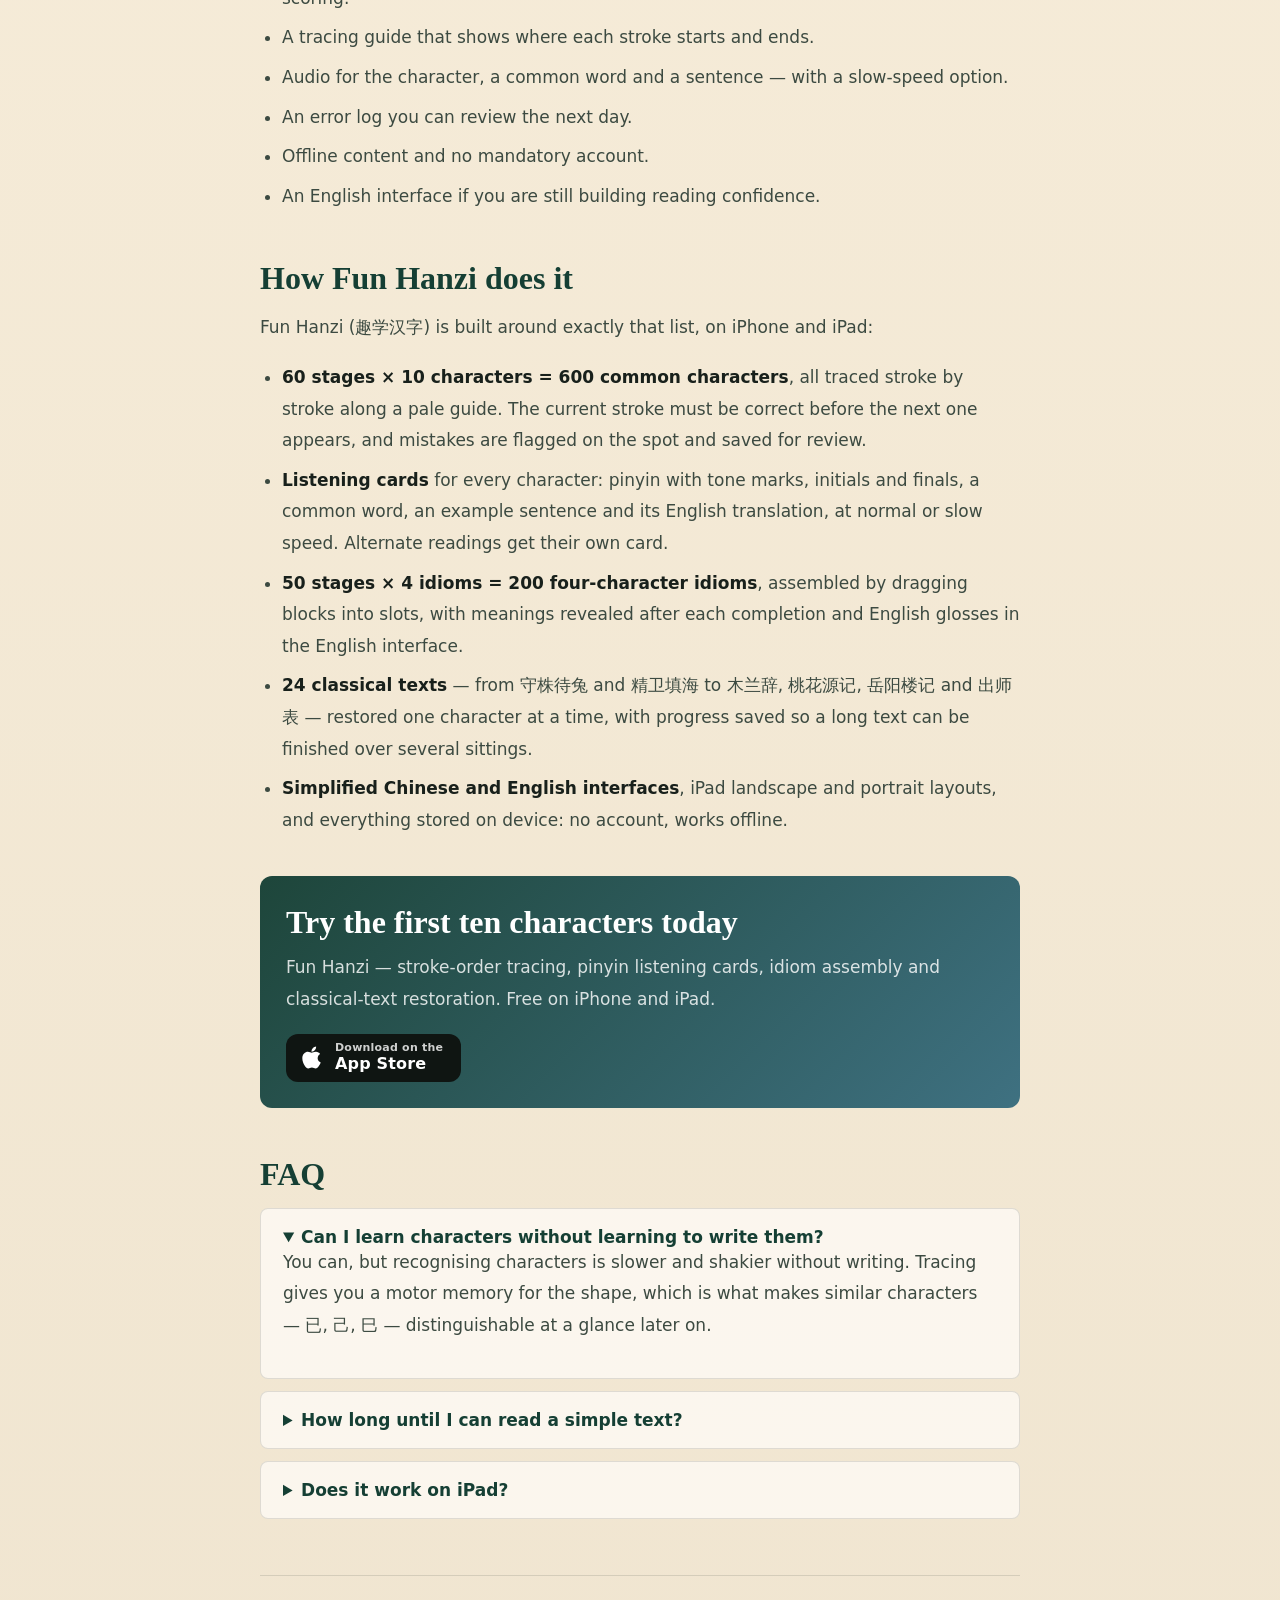
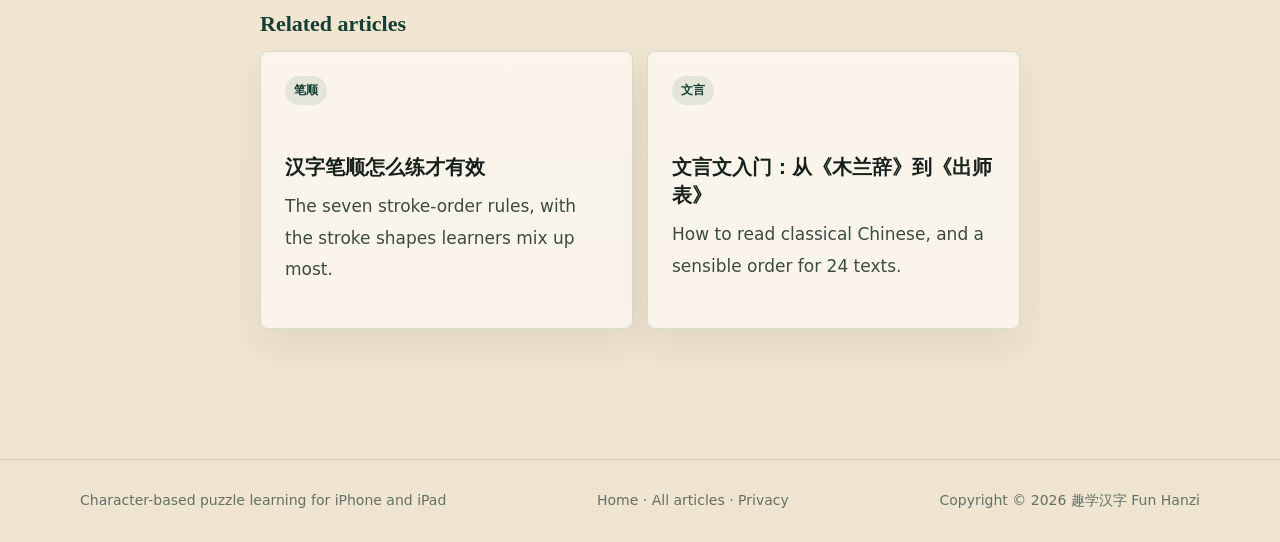
<file: blog/learn-chinese-characters-iphone.html>
<!doctype html>
<html lang="en">
  <head>
    <meta charset="utf-8">
    <meta name="viewport" content="width=device-width, initial-scale=1">
    <title>Learn Chinese Characters on iPhone: A Stroke-Order-First Routine</title>
    <meta name="description" content="A practical routine for learning Chinese characters on iPhone: trace 600 common characters stroke by stroke, drill pinyin and tones with listening cards, then move on to idioms and classical texts. Includes a 15-minute daily plan and an app checklist.">
    <meta name="keywords" content="learn Chinese characters, Chinese stroke order, Chinese learning app iPhone, hanzi tracing app, learn Chinese on iPad, pinyin practice, Chinese idioms, classical Chinese">
    <meta name="author" content="Donghui Li">
    <meta name="robots" content="index, follow, max-snippet:-1, max-image-preview:large">
    <meta name="theme-color" content="#235947">
    <link rel="canonical" href="https://phonixying.github.io/CharacterAssembly/blog/learn-chinese-characters-iphone.html">

    <meta property="og:type" content="article">
    <meta property="og:site_name" content="Fun Hanzi">
    <meta property="og:url" content="https://phonixying.github.io/CharacterAssembly/blog/learn-chinese-characters-iphone.html">
    <meta property="og:locale" content="en_US">
    <meta property="og:title" content="Learn Chinese Characters on iPhone: A Stroke-Order-First Routine">
    <meta property="og:description" content="Trace 600 common characters, drill pinyin and tones, then move on to idioms and classical texts — a 15-minute daily plan.">
    <meta property="og:image" content="https://phonixying.github.io/CharacterAssembly/assets/og-image.png">
    <meta property="article:published_time" content="2026-10-14">
    <meta name="twitter:card" content="summary_large_image">

    <link rel="icon" href="../assets/app-icon.svg" type="image/svg+xml">
    <link rel="apple-touch-icon" href="../assets/app-icon.png">
    <link rel="stylesheet" href="../assets/site.css">
    <link rel="stylesheet" href="../assets/blog.css">

    <script type="application/ld+json">
    {
      "@context": "https://schema.org",
      "@type": "BlogPosting",
      "headline": "Learn Chinese Characters on iPhone: A Stroke-Order-First Routine",
      "description": "A practical routine for learning Chinese characters on iPhone: tracing, pinyin listening cards, idioms and classical texts.",
      "inLanguage": "en",
      "datePublished": "2026-10-14",
      "dateModified": "2026-10-14",
      "author": { "@type": "Person", "name": "Donghui Li" },
      "publisher": { "@type": "Person", "name": "Donghui Li" },
      "mainEntityOfPage": { "@type": "WebPage", "@id": "https://phonixying.github.io/CharacterAssembly/blog/learn-chinese-characters-iphone.html" },
      "image": "https://phonixying.github.io/CharacterAssembly/assets/og-image.png"
    }
    </script>
  </head>
  <body>
    <header class="site-header">
      <nav class="nav" aria-label="Main navigation">
        <a class="brand" href="../">
          <img src="../assets/app-icon.svg" alt="">
          <span>趣学汉字 Fun Hanzi</span>
        </a>
        <div class="nav-links">
          <a href="../#features">Features</a>
          <a href="../#stages">Stages</a>
          <a href="./">Articles</a>
          <a href="../#faq">FAQ</a>
          <a href="https://apps.apple.com/app/fun-hanzi/id6804096171" target="_blank" rel="noreferrer">Download</a>
        </div>
      </nav>
    </header>

    <main class="article">
      <nav class="breadcrumb" aria-label="Breadcrumb">
        <a href="../">Fun Hanzi</a> / <a href="./">Articles</a> / Learn Chinese characters
      </nav>

      <h1>Learn Chinese Characters on iPhone: A Stroke-Order-First Routine</h1>
      <p class="article-meta">14 October 2026 · 6 min read · Category: Characters</p>
      <p class="article-lead">Chinese characters look like pictures until you try to write one, and then they turn into a coordination problem: which stroke first, where does it start, why does the shape fall apart? The fix is to treat stroke order as the first skill, not the last. Here is a routine that fits into fifteen minutes a day on iPhone or iPad.</p>

      <div class="toc">
        <strong>On this page</strong>
        <ol>
          <li><a href="#why">Why stroke order comes first</a></li>
          <li><a href="#routine">The 15-minute daily routine</a></li>
          <li><a href="#pinyin">Pinyin, initials and finals, tones</a></li>
          <li><a href="#beyond">After 600 characters: idioms and classical texts</a></li>
          <li><a href="#checklist">What to look for in a character app</a></li>
          <li><a href="#app">How Fun Hanzi does it</a></li>
          <li><a href="#faq">FAQ</a></li>
        </ol>
      </div>

      <h2 id="why">Why stroke order comes first</h2>
      <p>There is a limited set of strokes in Chinese, but an enormous number of ways to combine them. Stroke order is the rule set that makes those combinations reproducible, and it pays off in three concrete ways:</p>
      <ul>
        <li><strong>Shape.</strong> Written in the correct order, the components of a character settle into balanced positions on their own. Written backwards, the same character looks lopsided no matter how careful you are.</li>
        <li><strong>Speed.</strong> Stroke order is essentially a shortest-path rule: the end of one stroke sits close to the start of the next. Get the order wrong and your hand jumps around inside the character.</li>
        <li><strong>Recognition.</strong> Handwriting input and dictionary lookup by stroke count both assume standard order. A wrong order measurably lowers recognition accuracy.</li>
      </ul>
      <p>Just as importantly for a beginner, stroke order is <em>verifiable</em>. Each stroke is either right or wrong, and you know immediately. That immediate feedback is rare in language learning and it keeps the first weeks moving.</p>
      <p>The seven basic rules cover most characters: horizontal before vertical, left-falling before right-falling, top to bottom, left to right, outside before inside, centre before sides, and close the frame last.</p>

      <h2 id="routine">The 15-minute daily routine</h2>
      <ol>
        <li><strong>Review yesterday's mistakes first (3 minutes).</strong> Only the strokes you got wrong. Progress can wait; a backlog of errors cannot.</li>
        <li><strong>Trace one stage of ten characters (10 minutes).</strong> Trace one stroke at a time along a guide, from the start point to the end point. Do not trace a whole character in one go — that just rehearses the wrong order.</li>
        <li><strong>Correct immediately.</strong> When a stroke is wrong, redo that stroke, not the whole character.</li>
        <li><strong>Listen once (2 minutes).</strong> Play the pinyin, the common word and the example sentence for the ten characters you just wrote.</li>
      </ol>
      <p>Ten characters per session is a deliberate size: small enough to hold your attention to the end, large enough to complete one full trace–listen–check cycle.</p>

      <h2 id="pinyin">Pinyin, initials and finals, tones</h2>
      <p>Memorising shape-to-meaning alone is fragile, because it drops sound — the strongest memory cue you have. A useful character card supplies four things at once:</p>
      <ul>
        <li><strong>Pinyin with tone marks.</strong> The tone is part of the character: <em>mā</em>, <em>má</em>, <em>mǎ</em> and <em>mà</em> are different words.</li>
        <li><strong>Initials and finals broken out.</strong> Seeing <em>zh-u-ang</em> separately tells you exactly which part of the sound you keep getting wrong.</li>
        <li><strong>One common word.</strong> A single character usually has a wide meaning; a frequent word pins down one sense of it.</li>
        <li><strong>One short sentence.</strong> Under ten characters, one idea per sentence. Context is what makes a character reusable.</li>
      </ul>
      <p>Multi-reading characters need to be filed by reading, not by character. 长 is <em>cháng</em> in 长短 (long) and <em>zhǎng</em> in 长大 (to grow up); each deserves its own word and sentence.</p>

      <h2 id="beyond">After 600 characters: idioms and classical texts</h2>
      <p>Six hundred high-frequency characters is a workable threshold: short texts, signs, menus and children's books stop being opaque. The next two steps build on it:</p>
      <ul>
        <li><strong>Four-character idioms (成语).</strong> Fixed units where the literal reading and the actual meaning have come apart. Learning them by allusion, by parallel structure, by shared characters and by contrast with near-synonyms works far better than rote lists. Dragging scrambled blocks into the right order forces active recall — you have to produce the phrase, not recognise it.</li>
        <li><strong>Classical Chinese (文言文).</strong> Start with short fables, then brief inscriptions, then longer narrative and argumentative prose. Classical Chinese compresses hard: one character often equals one word, subjects and objects get dropped, and common words carry older meanings (走 means "run", 汤 means "hot water").</li>
      </ul>

      <h2 id="checklist">What to look for in a character app</h2>
      <ul>
        <li>Standard stroke order data, with per-stroke correction rather than end-of-character scoring.</li>
        <li>A tracing guide that shows where each stroke starts and ends.</li>
        <li>Audio for the character, a common word and a sentence — with a slow-speed option.</li>
        <li>An error log you can review the next day.</li>
        <li>Offline content and no mandatory account.</li>
        <li>An English interface if you are still building reading confidence.</li>
      </ul>

      <h2 id="app">How Fun Hanzi does it</h2>
      <p>Fun Hanzi (趣学汉字) is built around exactly that list, on iPhone and iPad:</p>
      <ul>
        <li><strong>60 stages × 10 characters = 600 common characters</strong>, all traced stroke by stroke along a pale guide. The current stroke must be correct before the next one appears, and mistakes are flagged on the spot and saved for review.</li>
        <li><strong>Listening cards</strong> for every character: pinyin with tone marks, initials and finals, a common word, an example sentence and its English translation, at normal or slow speed. Alternate readings get their own card.</li>
        <li><strong>50 stages × 4 idioms = 200 four-character idioms</strong>, assembled by dragging blocks into slots, with meanings revealed after each completion and English glosses in the English interface.</li>
        <li><strong>24 classical texts</strong> — from 守株待兔 and 精卫填海 to 木兰辞, 桃花源记, 岳阳楼记 and 出师表 — restored one character at a time, with progress saved so a long text can be finished over several sittings.</li>
        <li><strong>Simplified Chinese and English interfaces</strong>, iPad landscape and portrait layouts, and everything stored on device: no account, works offline.</li>
      </ul>

      <div class="cta-box">
        <h2>Try the first ten characters today</h2>
        <p>Fun Hanzi — stroke-order tracing, pinyin listening cards, idiom assembly and classical-text restoration. Free on iPhone and iPad.</p>
        <a class="store-badge" href="https://apps.apple.com/app/fun-hanzi/id6804096171" target="_blank" rel="noreferrer" aria-label="Download Fun Hanzi on the App Store">
          <svg class="store-badge-icon" viewBox="0 0 384 512" aria-hidden="true"><path d="M318.7 268.7c-.2-36.7 16.4-64.4 50-84.8-18.8-26.9-47.2-41.7-84.7-44.6-35.5-2.8-74.3 20.7-88.5 20.7-15 0-49.4-19.7-76.4-19.7C63.3 141.2 4 184.8 4 273.5q0 39.3 14.4 81.2c12.8 36.7 59 126.7 107.2 125.2 25.2-.6 43-17.9 75.8-17.9 31.8 0 48.3 17.9 76.4 17.9 48.6-.7 90.4-82.5 102.6-119.3-65.2-30.7-61.7-90-61.7-91.9zm-56.6-164.2c27.3-32.4 24.8-61.9 24-72.5-24.1 1.4-52 16.4-67.9 34.9-17.5 19.8-27.8 44.3-25.6 71.9 26.1 2 49.9-11.4 69.5-34.3z"/></svg>
          <span class="store-badge-text">
            <span class="store-badge-line">Download on the</span>
            <span class="store-badge-name">App Store</span>
          </span>
        </a>
      </div>

      <h2 id="faq">FAQ</h2>
      <div class="faq-list">
        <details class="faq-item" open>
          <summary>Can I learn characters without learning to write them?</summary>
          <p>You can, but recognising characters is slower and shakier without writing. Tracing gives you a motor memory for the shape, which is what makes similar characters — 已, 己, 巳 — distinguishable at a glance later on.</p>
        </details>
        <details class="faq-item">
          <summary>How long until I can read a simple text?</summary>
          <p>At one stage of ten characters a day, 600 characters takes about two months. Short texts, signs and children's books become readable well before you finish; news and novels need roughly 1,500 characters, which goes much faster once you know the common components.</p>
        </details>
        <details class="faq-item">
          <summary>Does it work on iPad?</summary>
          <p>Yes. Fun Hanzi adapts to iPad portrait and landscape: in landscape the display and the working area sit side by side, which is noticeably better for the classical-text puzzles where you want to see more candidate characters at once.</p>
        </details>
      </div>

      <section class="related">
        <h2>Related articles</h2>
        <div class="related-grid">
          <a class="post-card" href="hanzi-stroke-order.html">
            <span class="post-kicker">笔顺</span>
            <h3>汉字笔顺怎么练才有效</h3>
            <p>The seven stroke-order rules, with the stroke shapes learners mix up most.</p>
          </a>
          <a class="post-card" href="classical-chinese-basics.html">
            <span class="post-kicker">文言</span>
            <h3>文言文入门：从《木兰辞》到《出师表》</h3>
            <p>How to read classical Chinese, and a sensible order for 24 texts.</p>
          </a>
        </div>
      </section>
    </main>

    <footer class="site-footer">
      <div class="footer-inner">
        <span>Character-based puzzle learning for iPhone and iPad</span>
        <span><a href="../">Home</a> · <a href="./">All articles</a> · <a href="../privacy/">Privacy</a></span>
        <span>Copyright © 2026 趣学汉字 Fun Hanzi</span>
      </div>
    </footer>
  </body>
</html>
</file>
<file: assets/site.css>
:root {
  color-scheme: light;
  --ink: #18201b;
  --muted: #647066;
  --paper: #fffaf0;
  --paper-strong: #fff4dc;
  --line: rgba(45, 55, 47, 0.14);
  --green: #235947;
  --green-strong: #153f34;
  --red: #a33d2f;
  --gold: #c28a34;
  --blue: #2b6478;
  --white: #fffdf8;
  --shadow: 0 22px 70px rgba(36, 42, 34, 0.16);
}

* {
  box-sizing: border-box;
}

html {
  scroll-behavior: smooth;
}

body {
  margin: 0;
  font-family: Inter, ui-sans-serif, system-ui, -apple-system, BlinkMacSystemFont, "Segoe UI", sans-serif;
  color: var(--ink);
  background:
    radial-gradient(circle at 15% 8%, rgba(194, 138, 52, 0.16), transparent 28rem),
    radial-gradient(circle at 84% 16%, rgba(43, 100, 120, 0.14), transparent 24rem),
    linear-gradient(180deg, #fff8ea 0%, #f7edda 46%, #efe4cf 100%);
  min-height: 100vh;
}

body::before {
  content: "";
  position: fixed;
  inset: 0;
  pointer-events: none;
  opacity: 0.34;
  background-image:
    linear-gradient(rgba(24, 32, 27, 0.035) 1px, transparent 1px),
    linear-gradient(90deg, rgba(24, 32, 27, 0.035) 1px, transparent 1px);
  background-size: 44px 44px;
  mask-image: linear-gradient(to bottom, black, transparent 82%);
}

a {
  color: inherit;
  text-decoration: none;
}

img {
  display: block;
  max-width: 100%;
}

.site-header {
  position: sticky;
  top: 0;
  z-index: 20;
  border-bottom: 1px solid var(--line);
  background: rgba(255, 250, 240, 0.86);
  backdrop-filter: blur(18px);
}

.nav {
  width: min(1120px, calc(100% - 32px));
  margin: 0 auto;
  min-height: 68px;
  display: flex;
  align-items: center;
  justify-content: space-between;
  gap: 20px;
}

.brand {
  display: inline-flex;
  align-items: center;
  gap: 10px;
  font-weight: 800;
  letter-spacing: 0;
}

.brand img {
  width: 36px;
  height: 36px;
  border-radius: 9px;
  box-shadow: 0 8px 24px rgba(21, 63, 52, 0.18);
}

.nav-links {
  display: flex;
  align-items: center;
  gap: 18px;
  color: var(--muted);
  font-size: 14px;
  font-weight: 650;
}

.nav-links a:hover {
  color: var(--green);
}

.page {
  width: min(1120px, calc(100% - 32px));
  margin: 0 auto;
}

.hero {
  min-height: calc(100vh - 68px);
  display: grid;
  grid-template-columns: minmax(0, 1.04fr) minmax(320px, 0.96fr);
  gap: 56px;
  align-items: center;
  padding: 64px 0 40px;
}

.eyebrow {
  margin: 0 0 18px;
  color: var(--red);
  font-size: 14px;
  font-weight: 800;
}

h1 {
  margin: 0;
  font-family: ui-serif, "Songti SC", "STSong", Georgia, serif;
  font-size: clamp(48px, 8vw, 96px);
  line-height: 0.94;
  letter-spacing: 0;
}

.hero-subtitle {
  margin: 22px 0 0;
  max-width: 660px;
  font-size: clamp(20px, 3vw, 34px);
  line-height: 1.18;
  font-weight: 760;
  color: #27342c;
}

.hero-copy {
  margin: 20px 0 0;
  max-width: 620px;
  color: var(--muted);
  font-size: 18px;
  line-height: 1.72;
}

.actions {
  display: flex;
  flex-wrap: wrap;
  gap: 12px;
  margin-top: 30px;
}

.button {
  display: inline-flex;
  align-items: center;
  justify-content: center;
  min-height: 44px;
  padding: 0 18px;
  border-radius: 8px;
  border: 1px solid var(--line);
  font-weight: 800;
  font-size: 14px;
}

.button.primary {
  background: var(--green);
  color: white;
  border-color: var(--green);
  box-shadow: 0 12px 28px rgba(21, 63, 52, 0.22);
}

.button.secondary {
  background: rgba(255, 253, 248, 0.72);
  color: var(--green-strong);
}

.hero-visual {
  position: relative;
  min-height: 520px;
}

.hero-visual::before {
  content: "";
  position: absolute;
  inset: 22px 24px auto auto;
  width: 76%;
  height: 80%;
  background: linear-gradient(140deg, rgba(35, 89, 71, 0.18), rgba(194, 138, 52, 0.16));
  border-radius: 8px;
  transform: rotate(3deg);
  filter: blur(1px);
}

.app-card {
  position: relative;
  margin: 0 auto;
  width: min(430px, 100%);
  background: var(--white);
  border: 1px solid rgba(45, 55, 47, 0.18);
  border-radius: 28px;
  box-shadow: var(--shadow);
  overflow: hidden;
}

.app-top {
  padding: 22px;
  color: white;
  background:
    linear-gradient(135deg, rgba(21, 63, 52, 0.96), rgba(43, 100, 120, 0.9)),
    url("app-icon.svg");
  background-size: cover;
}

.app-top-row,
.app-stage-head,
.stroke-demo-head,
.stage-line,
.tile-pool,
.stroke-options {
  display: flex;
  align-items: center;
}

.app-top-row {
  justify-content: space-between;
  gap: 14px;
}

.app-icon {
  width: 62px;
  height: 62px;
  border-radius: 16px;
  box-shadow: 0 18px 42px rgba(0, 0, 0, 0.18);
}

.pill {
  padding: 7px 10px;
  border-radius: 999px;
  background: rgba(255, 255, 255, 0.18);
  font-size: 12px;
  font-weight: 800;
}

.app-title {
  margin: 22px 0 8px;
  font-family: ui-serif, "Songti SC", "STSong", Georgia, serif;
  font-size: 34px;
  font-weight: 900;
}

.app-caption {
  margin: 0;
  color: rgba(255, 255, 255, 0.78);
  line-height: 1.6;
}

.stage-panel {
  padding: 20px;
}

.app-stage-head,
.stroke-demo-head {
  justify-content: space-between;
  margin-bottom: 16px;
}

.app-stage-head strong,
.stroke-demo-head strong {
  font-size: 15px;
}

.progress {
  color: var(--red);
  font-size: 13px;
  font-weight: 850;
}

.stage-line {
  gap: 8px;
  margin: 9px 0;
}

.target {
  flex: 1;
  padding: 12px 10px;
  border: 1px solid rgba(35, 89, 71, 0.16);
  border-radius: 8px;
  background: #fff7e7;
  text-align: center;
  font-family: ui-serif, "Songti SC", "STSong", Georgia, serif;
  font-size: 22px;
  font-weight: 850;
}

.target.done {
  color: var(--green);
  background: #edf7ef;
}

.stroke-demo {
  display: grid;
  grid-template-columns: 148px minmax(0, 1fr);
  gap: 18px;
  align-items: center;
}

.glyph-preview {
  aspect-ratio: 1;
  display: grid;
  place-items: center;
  border: 2px solid rgba(99, 72, 39, 0.34);
  border-radius: 12px;
  background:
    linear-gradient(rgba(99, 72, 39, 0.12) 1px, transparent 1px),
    linear-gradient(90deg, rgba(99, 72, 39, 0.12) 1px, transparent 1px),
    #fff8e8;
  background-size: 50% 50%;
  color: var(--green-strong);
  font-family: ui-serif, "Songti SC", "STSong", Georgia, serif;
  font-size: 86px;
  font-weight: 900;
}

.stroke-status {
  display: grid;
  gap: 12px;
}

.stroke-status small {
  color: var(--muted);
  font-weight: 750;
}

.stroke-progress-bar {
  height: 12px;
  border-radius: 999px;
  overflow: hidden;
  background: rgba(35, 89, 71, 0.12);
}

.stroke-progress-bar span {
  display: block;
  width: 50%;
  height: 100%;
  border-radius: inherit;
  background: linear-gradient(90deg, var(--green), var(--gold));
}

.stroke-options {
  flex-wrap: wrap;
  gap: 10px;
  margin-top: 20px;
  padding: 14px;
  border: 1px dashed rgba(35, 89, 71, 0.2);
  border-radius: 12px;
  background: rgba(255, 247, 231, 0.72);
}

.stroke-chip {
  width: 58px;
  height: 50px;
  display: grid;
  place-items: center;
  border: 1px solid rgba(35, 89, 71, 0.15);
  border-radius: 12px;
  background: white;
  color: var(--green-strong);
  font-family: ui-serif, "Songti SC", "STSong", Georgia, serif;
  font-size: 30px;
  font-weight: 900;
}

.stroke-chip.done {
  opacity: 0.48;
  background: rgba(35, 89, 71, 0.10);
}

.stroke-chip.active {
  border-color: rgba(163, 61, 47, 0.42);
  background: rgba(163, 61, 47, 0.12);
  color: var(--red);
}

.tile-pool {
  align-items: flex-start;
  flex-wrap: wrap;
  gap: 10px;
  min-height: 118px;
  margin-top: 20px;
  padding: 14px;
  border: 1px dashed rgba(35, 89, 71, 0.2);
  border-radius: 12px;
  background: rgba(255, 247, 231, 0.72);
}

.tile {
  width: 44px;
  height: 44px;
  display: grid;
  place-items: center;
  border-radius: 8px;
  background: var(--green);
  color: white;
  font-family: ui-serif, "Songti SC", "STSong", Georgia, serif;
  font-size: 22px;
  font-weight: 850;
  box-shadow: 0 8px 20px rgba(21, 63, 52, 0.18);
}

.section {
  padding: 72px 0;
}

.section-head {
  max-width: 720px;
  margin-bottom: 28px;
}

.section h2,
.doc h1,
.doc h2 {
  margin: 0;
  font-family: ui-serif, "Songti SC", "STSong", Georgia, serif;
  letter-spacing: 0;
}

.section h2 {
  font-size: clamp(32px, 5vw, 54px);
  line-height: 1.04;
}

.section-head p,
.feature p,
.mode p,
.update-card p,
.doc p,
.doc li {
  color: var(--muted);
  line-height: 1.72;
}

.feature-grid {
  display: grid;
  grid-template-columns: repeat(4, minmax(0, 1fr));
  gap: 16px;
}

.feature,
.mode,
.update-card,
.privacy-summary {
  background: rgba(255, 253, 248, 0.68);
  border: 1px solid var(--line);
  border-radius: 8px;
  padding: 24px;
  box-shadow: 0 14px 38px rgba(36, 42, 34, 0.08);
}

.feature-mark {
  width: 42px;
  height: 42px;
  display: grid;
  place-items: center;
  border-radius: 8px;
  margin-bottom: 18px;
  background: var(--green);
  color: white;
  font-family: ui-serif, "Songti SC", "STSong", Georgia, serif;
  font-size: 24px;
  font-weight: 900;
}

.feature h3,
.mode h3,
.update-card h3 {
  margin: 0 0 10px;
  font-size: 20px;
}

.feature p,
.mode p,
.update-card p {
  margin: 0;
}

.update-grid {
  display: grid;
  grid-template-columns: repeat(3, minmax(0, 1fr));
  gap: 16px;
}

.update-kicker {
  display: inline-flex;
  margin-bottom: 14px;
  padding: 6px 9px;
  border-radius: 999px;
  background: rgba(35, 89, 71, 0.10);
  color: var(--green-strong);
  font-size: 12px;
  font-weight: 850;
}

.modes {
  display: grid;
  grid-template-columns: repeat(3, minmax(0, 1fr));
  gap: 18px;
}

.mode {
  min-height: 252px;
  display: flex;
  flex-direction: column;
}

.mode-label {
  width: 58px;
  height: 58px;
  display: grid;
  place-items: center;
  margin-bottom: 24px;
  border-radius: 8px;
  color: white;
  font-family: ui-serif, "Songti SC", "STSong", Georgia, serif;
  font-size: 30px;
  font-weight: 900;
}

.mode:nth-child(1) .mode-label {
  background: var(--blue);
}

.mode:nth-child(2) .mode-label {
  background: var(--red);
}

.mode:nth-child(3) .mode-label {
  background: var(--green);
}

.mode small {
  margin-top: auto;
  color: var(--gold);
  font-weight: 850;
}

.screenshot-band {
  display: grid;
  grid-template-columns: 0.85fr 1.15fr;
  gap: 28px;
  align-items: center;
  padding: 34px;
  border-radius: 8px;
  background: rgba(21, 63, 52, 0.92);
  color: white;
  overflow: hidden;
}

.screenshot-band h2 {
  color: white;
}

.screenshot-band p {
  color: rgba(255, 255, 255, 0.76);
}

.screen-grid {
  display: grid;
  grid-template-columns: repeat(3, minmax(0, 1fr));
  gap: 14px;
}

.mini-screen {
  min-height: 210px;
  border: 1px solid rgba(255, 255, 255, 0.16);
  border-radius: 8px;
  background: #fff8e8;
  color: var(--ink);
  padding: 16px;
}

.mini-screen strong {
  display: block;
  margin-bottom: 12px;
  color: var(--green-strong);
}

.mini-glyph {
  height: 82px;
  display: grid;
  place-items: center;
  margin-bottom: 12px;
  border: 1px solid rgba(35, 89, 71, 0.14);
  border-radius: 8px;
  background: rgba(35, 89, 71, 0.08);
  color: var(--green-strong);
  font-family: ui-serif, "Songti SC", "STSong", Georgia, serif;
  font-size: 58px;
  font-weight: 900;
}

.mini-row {
  display: flex;
  gap: 7px;
  margin: 8px 0;
}

.mini-block {
  flex: 1;
  height: 36px;
  border-radius: 7px;
  background: rgba(35, 89, 71, 0.16);
}

.mini-block.red {
  background: rgba(163, 61, 47, 0.2);
}

.mini-block.gold {
  background: rgba(194, 138, 52, 0.24);
}

.site-footer {
  border-top: 1px solid var(--line);
  margin-top: 42px;
  padding: 32px 0;
  color: var(--muted);
}

.footer-inner {
  width: min(1120px, calc(100% - 32px));
  margin: 0 auto;
  display: flex;
  justify-content: space-between;
  gap: 20px;
  flex-wrap: wrap;
  font-size: 14px;
}

.doc {
  width: min(820px, calc(100% - 32px));
  margin: 0 auto;
  padding: 64px 0 80px;
}

.doc h1 {
  font-size: clamp(40px, 7vw, 68px);
}

.doc h2 {
  margin-top: 36px;
  font-size: 28px;
}

.doc code {
  padding: 2px 6px;
  border-radius: 6px;
  background: rgba(35, 89, 71, 0.09);
  color: var(--green-strong);
}

.privacy-summary {
  margin: 28px 0;
}

@media (max-width: 860px) {
  .nav {
    min-height: 62px;
  }

  .nav-links {
    gap: 12px;
    font-size: 13px;
  }

  .hero {
    min-height: auto;
    grid-template-columns: 1fr;
    gap: 36px;
    padding-top: 46px;
  }

  .hero-visual {
    min-height: auto;
  }

  .feature-grid,
  .update-grid,
  .modes,
  .screenshot-band {
    grid-template-columns: 1fr;
  }

  .screen-grid {
    grid-template-columns: 1fr;
  }

  .screenshot-band {
    padding: 24px;
  }
}

@media (max-width: 560px) {
  .nav {
    width: min(100% - 24px, 1120px);
    flex-wrap: wrap;
    padding: 8px 0;
    row-gap: 6px;
  }

  .nav-links {
    flex-wrap: wrap;
    row-gap: 6px;
  }

  .lang-select {
    max-width: 126px;
    padding: 6px 26px 6px 11px;
    font-size: 12px;
  }

  .brand span {
    display: none;
  }

  .page,
  .footer-inner,
  .doc {
    width: min(100% - 24px, 1120px);
  }

  .nav-links {
    gap: 10px;
  }

  .nav-links a[href*="github"] {
    display: none;
  }

  .hero {
    padding-top: 34px;
  }

  .actions {
    display: grid;
  }

  .button {
    width: 100%;
  }

  .app-card {
    border-radius: 20px;
  }

  .stroke-demo,
  .screen-grid {
    grid-template-columns: 1fr;
  }

  .glyph-preview {
    max-width: 180px;
    margin: 0 auto;
  }
}

/* App Store 下载徽章 */
.store-badge {
  display: inline-flex;
  align-items: center;
  gap: 11px;
  min-height: 48px;
  padding: 6px 18px 6px 13px;
  border-radius: 12px;
  background: #0f1512;
  color: #ffffff;
  line-height: 1.16;
  transition: transform 0.16s ease, opacity 0.16s ease;
}

.store-badge:hover {
  transform: translateY(-2px);
  opacity: 0.94;
}

.store-badge-icon {
  width: 25px;
  height: 25px;
  flex: none;
  fill: currentColor;
}

.store-badge-text {
  display: grid;
  text-align: left;
}

.store-badge-line {
  font-size: 11px;
  font-weight: 700;
  letter-spacing: 0.02em;
  opacity: 0.8;
}

.store-badge-name {
  font-size: 16px;
  font-weight: 800;
  letter-spacing: 0.01em;
}

.screenshot-band .store-badge {
  background: #ffffff;
  color: #101410;
}

/* 语言切换器 */
.lang-switch {
  display: inline-flex;
  align-items: center;
}

.lang-select {
  appearance: none;
  -webkit-appearance: none;
  max-width: 150px;
  padding: 7px 28px 7px 13px;
  border: 1px solid var(--line);
  border-radius: 999px;
  background-color: rgba(255, 253, 248, 0.82);
  background-image: url("data:image/svg+xml;charset=utf-8,%3Csvg xmlns='http://www.w3.org/2000/svg' viewBox='0 0 12 8'%3E%3Cpath d='M1 1.4 6 6.4l5-5' fill='none' stroke='%23235947' stroke-width='1.8' stroke-linecap='round' stroke-linejoin='round'/%3E%3C/svg%3E");
  background-repeat: no-repeat;
  background-position: right 11px center;
  background-size: 10px 7px;
  color: var(--green-strong);
  font: inherit;
  font-size: 13px;
  font-weight: 750;
  line-height: 1.2;
  cursor: pointer;
}

.lang-select:hover {
  border-color: rgba(35, 89, 71, 0.42);
}

.lang-select:focus-visible {
  outline: 2px solid var(--green);
  outline-offset: 2px;
}

/* 文章卡片 */
.post-grid {
  display: grid;
  grid-template-columns: repeat(3, minmax(0, 1fr));
  gap: 16px;
}

.post-card {
  display: flex;
  flex-direction: column;
  padding: 24px;
  border: 1px solid var(--line);
  border-radius: 8px;
  background: rgba(255, 253, 248, 0.68);
  box-shadow: 0 14px 38px rgba(36, 42, 34, 0.08);
  transition: transform 0.16s ease, box-shadow 0.16s ease;
}

.post-card:hover {
  transform: translateY(-3px);
  box-shadow: 0 20px 46px rgba(36, 42, 34, 0.14);
}

.post-kicker {
  align-self: flex-start;
  margin-bottom: 14px;
  padding: 6px 9px;
  border-radius: 999px;
  background: rgba(35, 89, 71, 0.10);
  color: var(--green-strong);
  font-size: 12px;
  font-weight: 850;
}

.post-card h3 {
  margin: 0 0 10px;
  font-size: 20px;
  line-height: 1.35;
}

.post-card p {
  margin: 0;
  color: var(--muted);
  line-height: 1.7;
}

.post-more {
  margin-top: 16px;
  color: var(--green);
  font-size: 14px;
  font-weight: 850;
}

/* 常见问题 */
.faq-list {
  display: grid;
  gap: 12px;
  max-width: 900px;
}

.faq-item {
  padding: 18px 22px;
  border: 1px solid var(--line);
  border-radius: 8px;
  background: rgba(255, 253, 248, 0.72);
}

.faq-item summary {
  cursor: pointer;
  font-size: 17px;
  font-weight: 800;
  color: var(--green-strong);
}

.faq-item p {
  margin: 12px 0 0;
  color: var(--muted);
  line-height: 1.72;
}

@media (max-width: 860px) {
  .post-grid {
    grid-template-columns: 1fr;
  }
}
</file>
<file: assets/blog.css>
/* 文章页排版 */
.article {
  width: min(760px, calc(100% - 32px));
  margin: 0 auto;
  padding: 40px 0 88px;
}

.breadcrumb {
  margin: 0 0 22px;
  color: var(--muted);
  font-size: 14px;
  font-weight: 700;
}

.breadcrumb a {
  color: var(--green);
}

.article h1 {
  margin: 0;
  font-family: ui-serif, "Songti SC", "STSong", Georgia, serif;
  font-size: clamp(32px, 5.4vw, 52px);
  line-height: 1.12;
}

.article-meta {
  margin: 18px 0 0;
  color: var(--muted);
  font-size: 14px;
  font-weight: 700;
}

.article-lead {
  margin: 26px 0 0;
  font-size: 19px;
  line-height: 1.78;
  color: #27342c;
}

.article h2 {
  margin: 46px 0 14px;
  font-family: ui-serif, "Songti SC", "STSong", Georgia, serif;
  font-size: clamp(24px, 3.4vw, 32px);
  line-height: 1.25;
  color: var(--green-strong);
}

.article h3 {
  margin: 34px 0 10px;
  font-size: 20px;
  line-height: 1.4;
}

.article p,
.article li {
  color: #3c4a41;
  line-height: 1.86;
  font-size: 17px;
}

.article p {
  margin: 0 0 18px;
}

.article ul,
.article ol {
  margin: 0 0 20px;
  padding-left: 22px;
}

.article li {
  margin: 8px 0;
}

.article strong {
  color: var(--ink);
}

.article a:not(.button):not(.store-badge):not(.post-card) {
  color: var(--green);
  text-decoration: underline;
  text-underline-offset: 3px;
}

.article figure {
  margin: 26px 0;
}

.toc {
  margin: 30px 0 8px;
  padding: 20px 22px;
  border: 1px dashed rgba(35, 89, 71, 0.24);
  border-radius: 12px;
  background: rgba(255, 247, 231, 0.72);
}

.toc strong {
  display: block;
  margin-bottom: 10px;
  font-size: 15px;
}

.toc ol {
  margin: 0;
  padding-left: 20px;
}

.toc li {
  margin: 6px 0;
  font-size: 15px;
}

.glyph-box {
  display: flex;
  flex-wrap: wrap;
  gap: 14px;
  margin: 24px 0;
  padding: 20px;
  border: 1px solid var(--line);
  border-radius: 12px;
  background: rgba(255, 253, 248, 0.8);
}

.glyph {
  width: 76px;
  height: 76px;
  display: grid;
  place-items: center;
  border: 1px solid rgba(35, 89, 71, 0.18);
  border-radius: 10px;
  background: #fff8e8;
  color: var(--green-strong);
  font-family: ui-serif, "Songti SC", "STSong", Georgia, serif;
  font-size: 40px;
  font-weight: 900;
}

.glyph-note {
  flex: 1 1 240px;
  align-self: center;
  margin: 0;
  color: var(--muted);
  font-size: 15px;
  line-height: 1.7;
}

.article table {
  width: 100%;
  margin: 24px 0;
  border-collapse: collapse;
  font-size: 16px;
}

.article th,
.article td {
  padding: 12px 14px;
  border: 1px solid var(--line);
  text-align: left;
  vertical-align: top;
}

.article th {
  background: rgba(35, 89, 71, 0.08);
  color: var(--green-strong);
  font-weight: 850;
}

.article td {
  color: #3c4a41;
}

.cta-box {
  margin: 40px 0 8px;
  padding: 26px;
  border-radius: 12px;
  background: linear-gradient(135deg, rgba(21, 63, 52, 0.96), rgba(43, 100, 120, 0.9));
  color: white;
}

.cta-box h2,
.cta-box h3 {
  margin: 0 0 10px;
  color: white;
}

.cta-box p {
  margin: 0 0 18px;
  color: rgba(255, 255, 255, 0.82);
}

.related {
  margin-top: 56px;
  padding-top: 34px;
  border-top: 1px solid var(--line);
}

.related h2 {
  margin-top: 0;
  font-size: 22px;
}

.related-grid {
  display: grid;
  grid-template-columns: repeat(2, minmax(0, 1fr));
  gap: 14px;
}

@media (max-width: 640px) {
  .related-grid {
    grid-template-columns: 1fr;
  }
}
</file>
